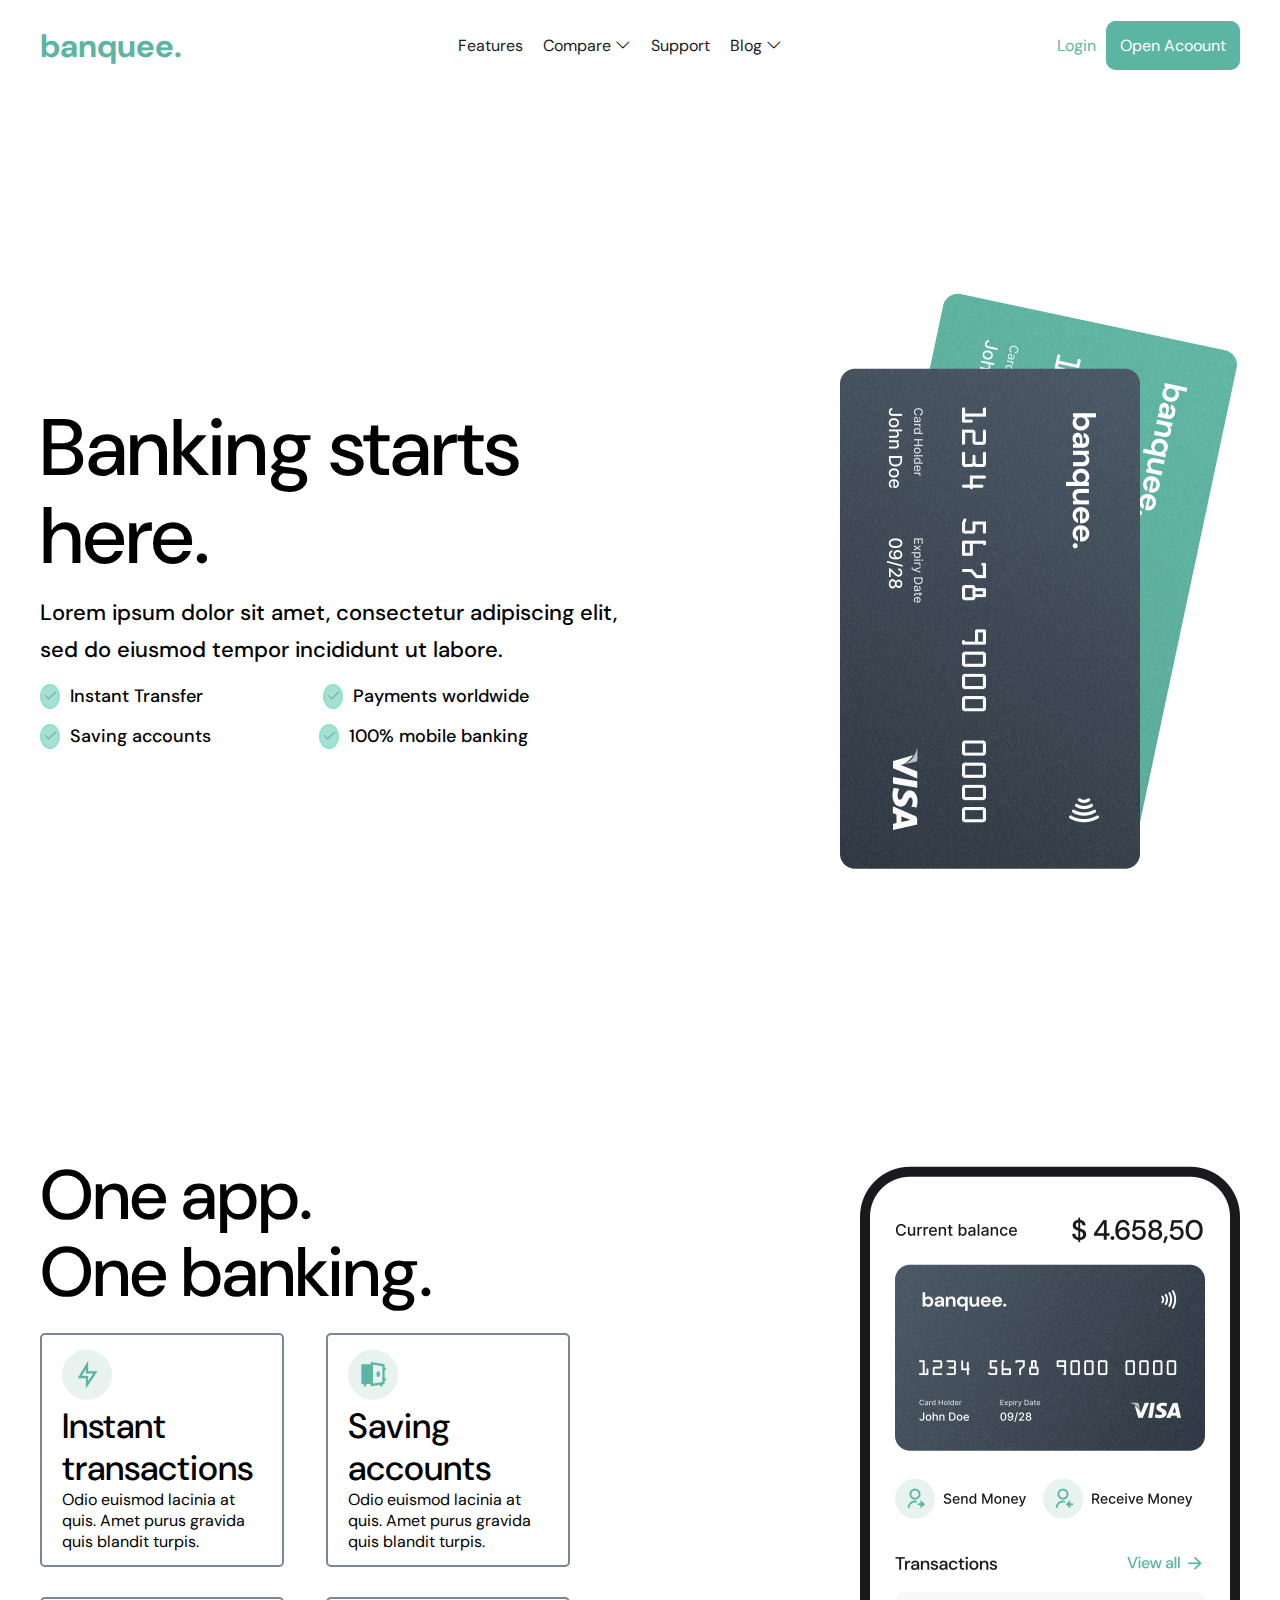
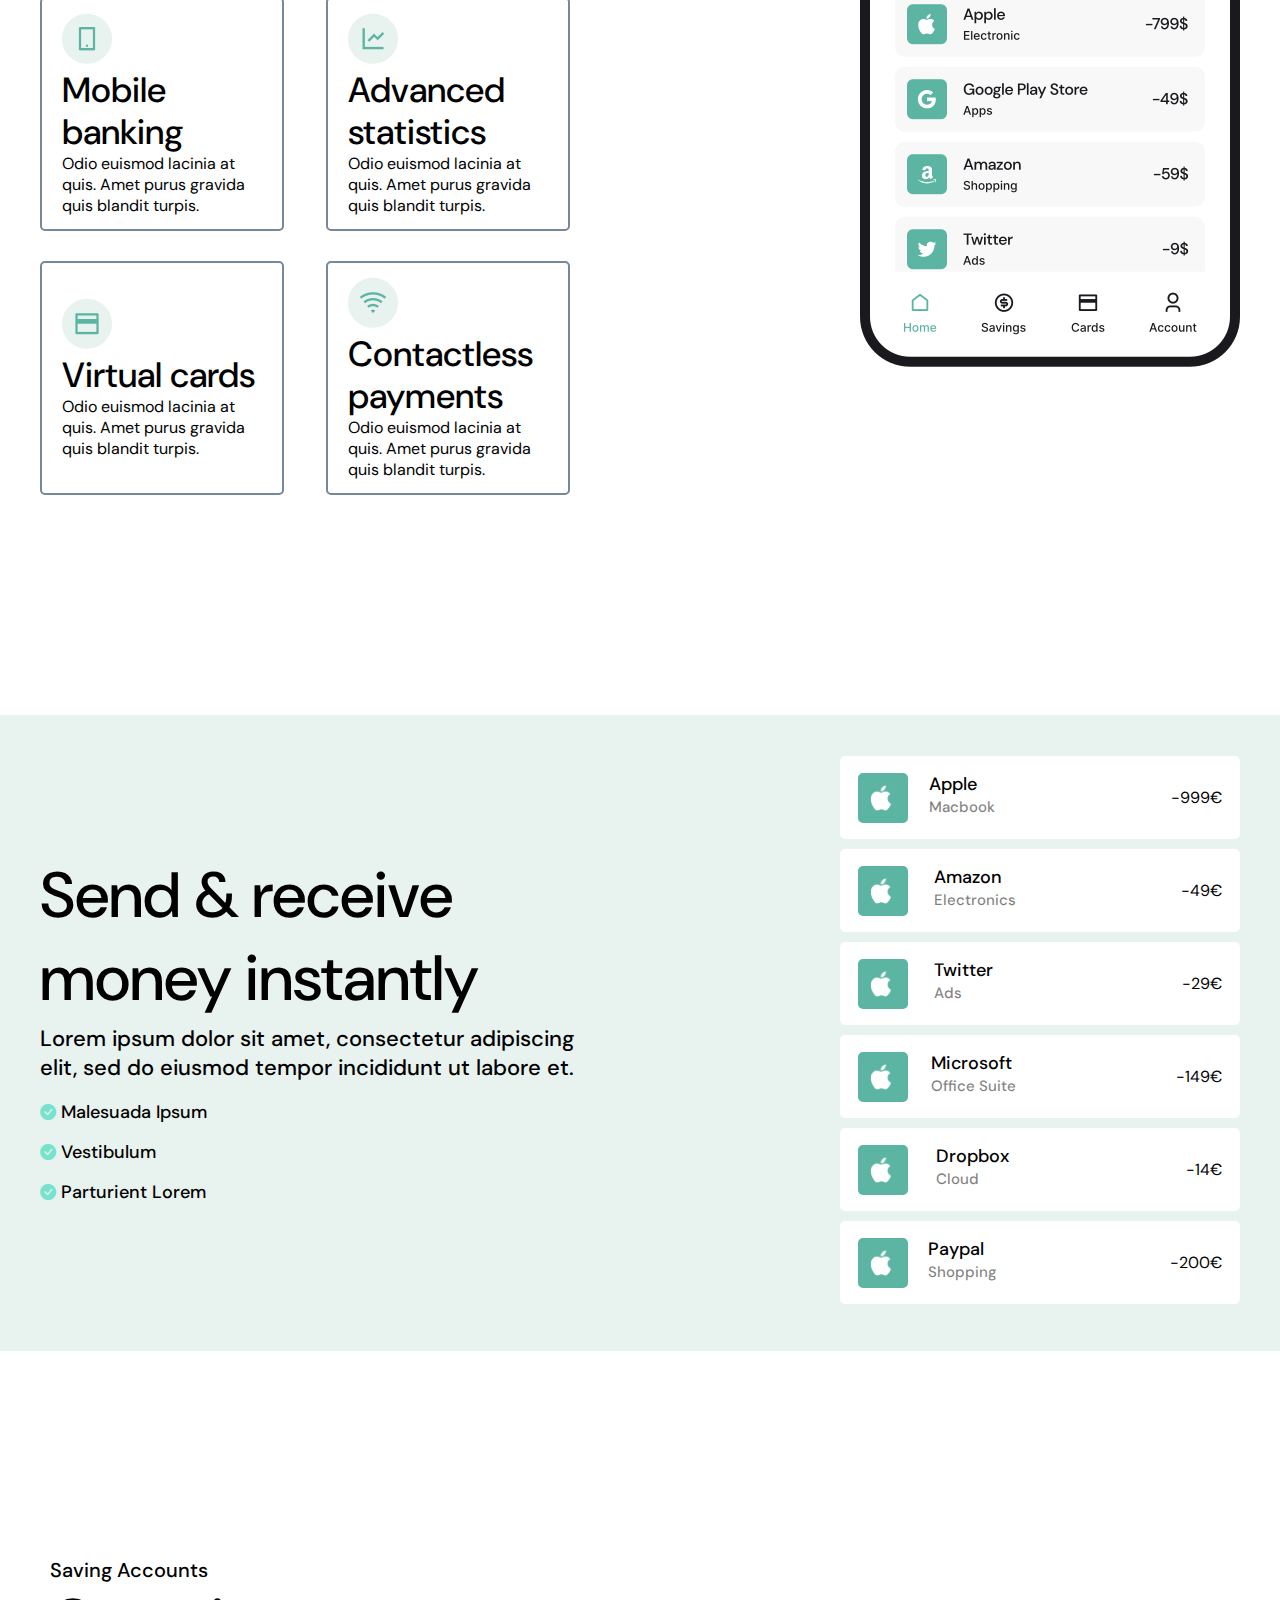
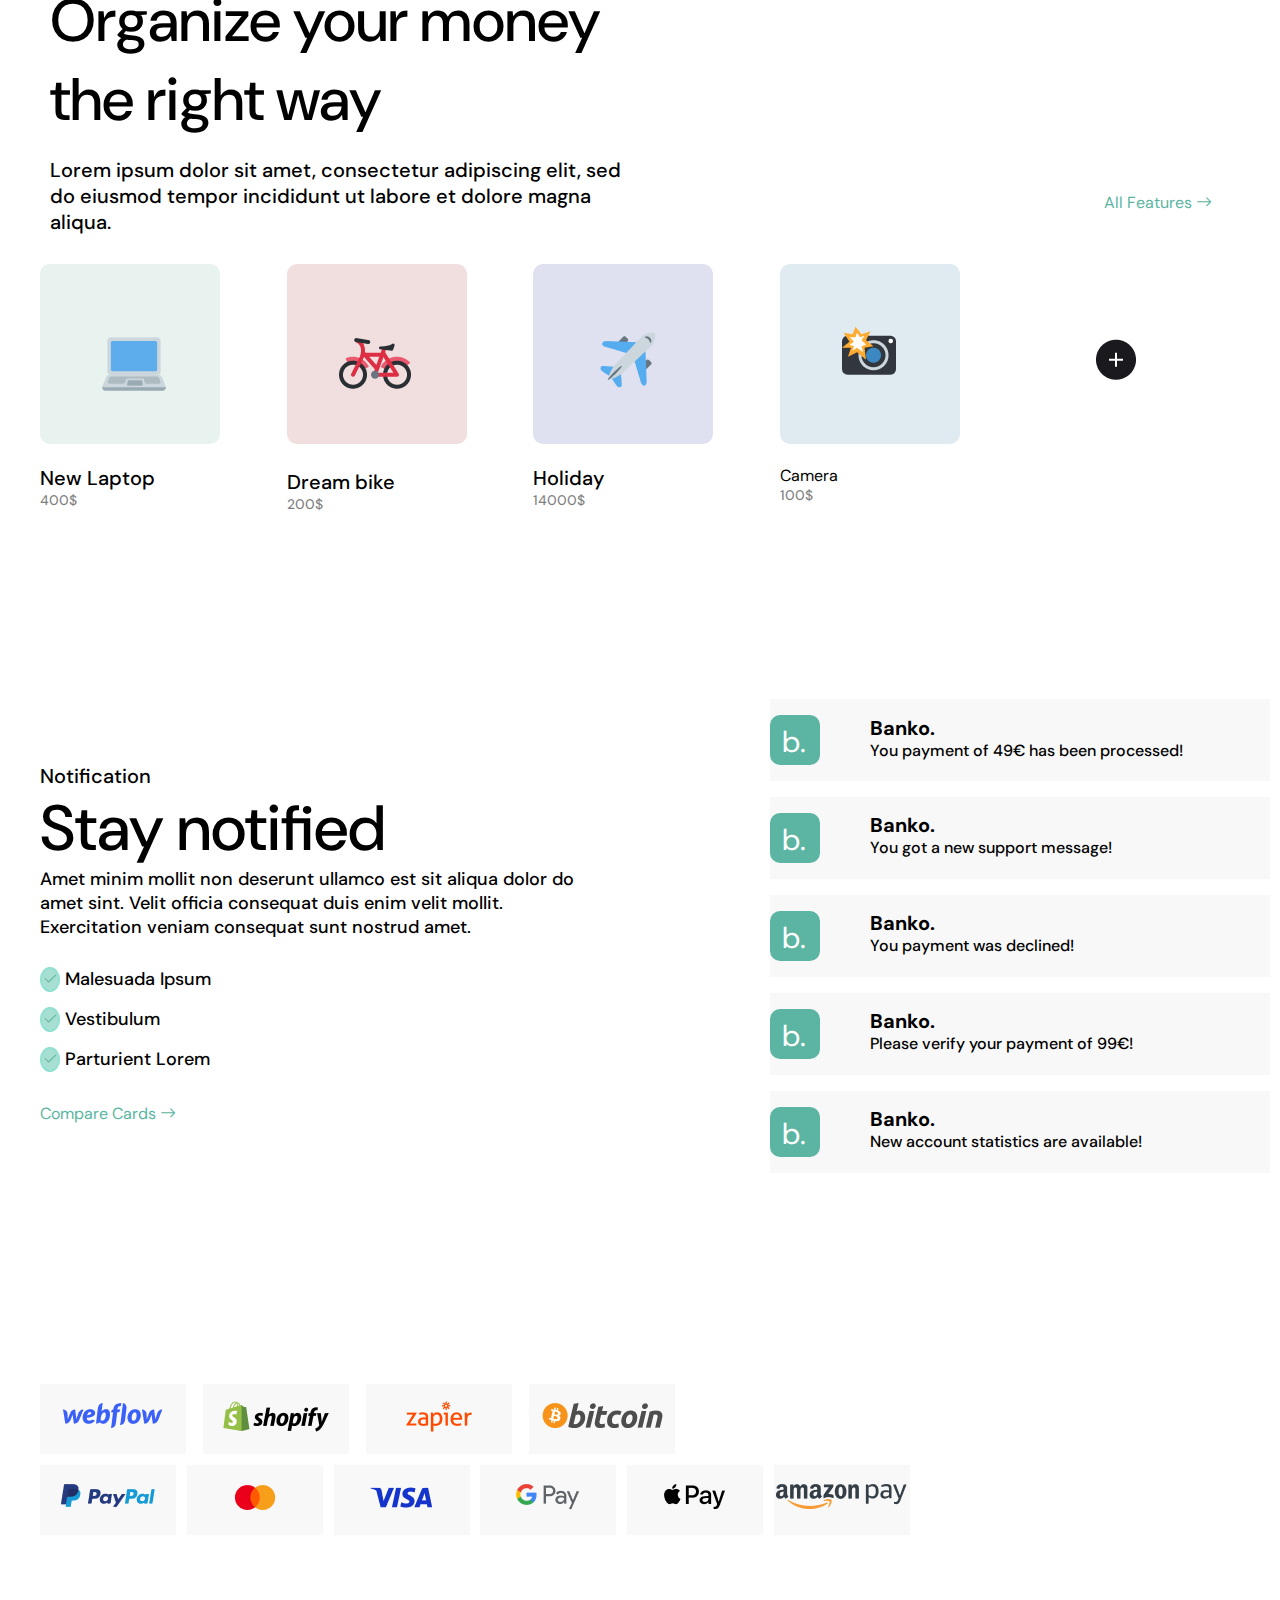
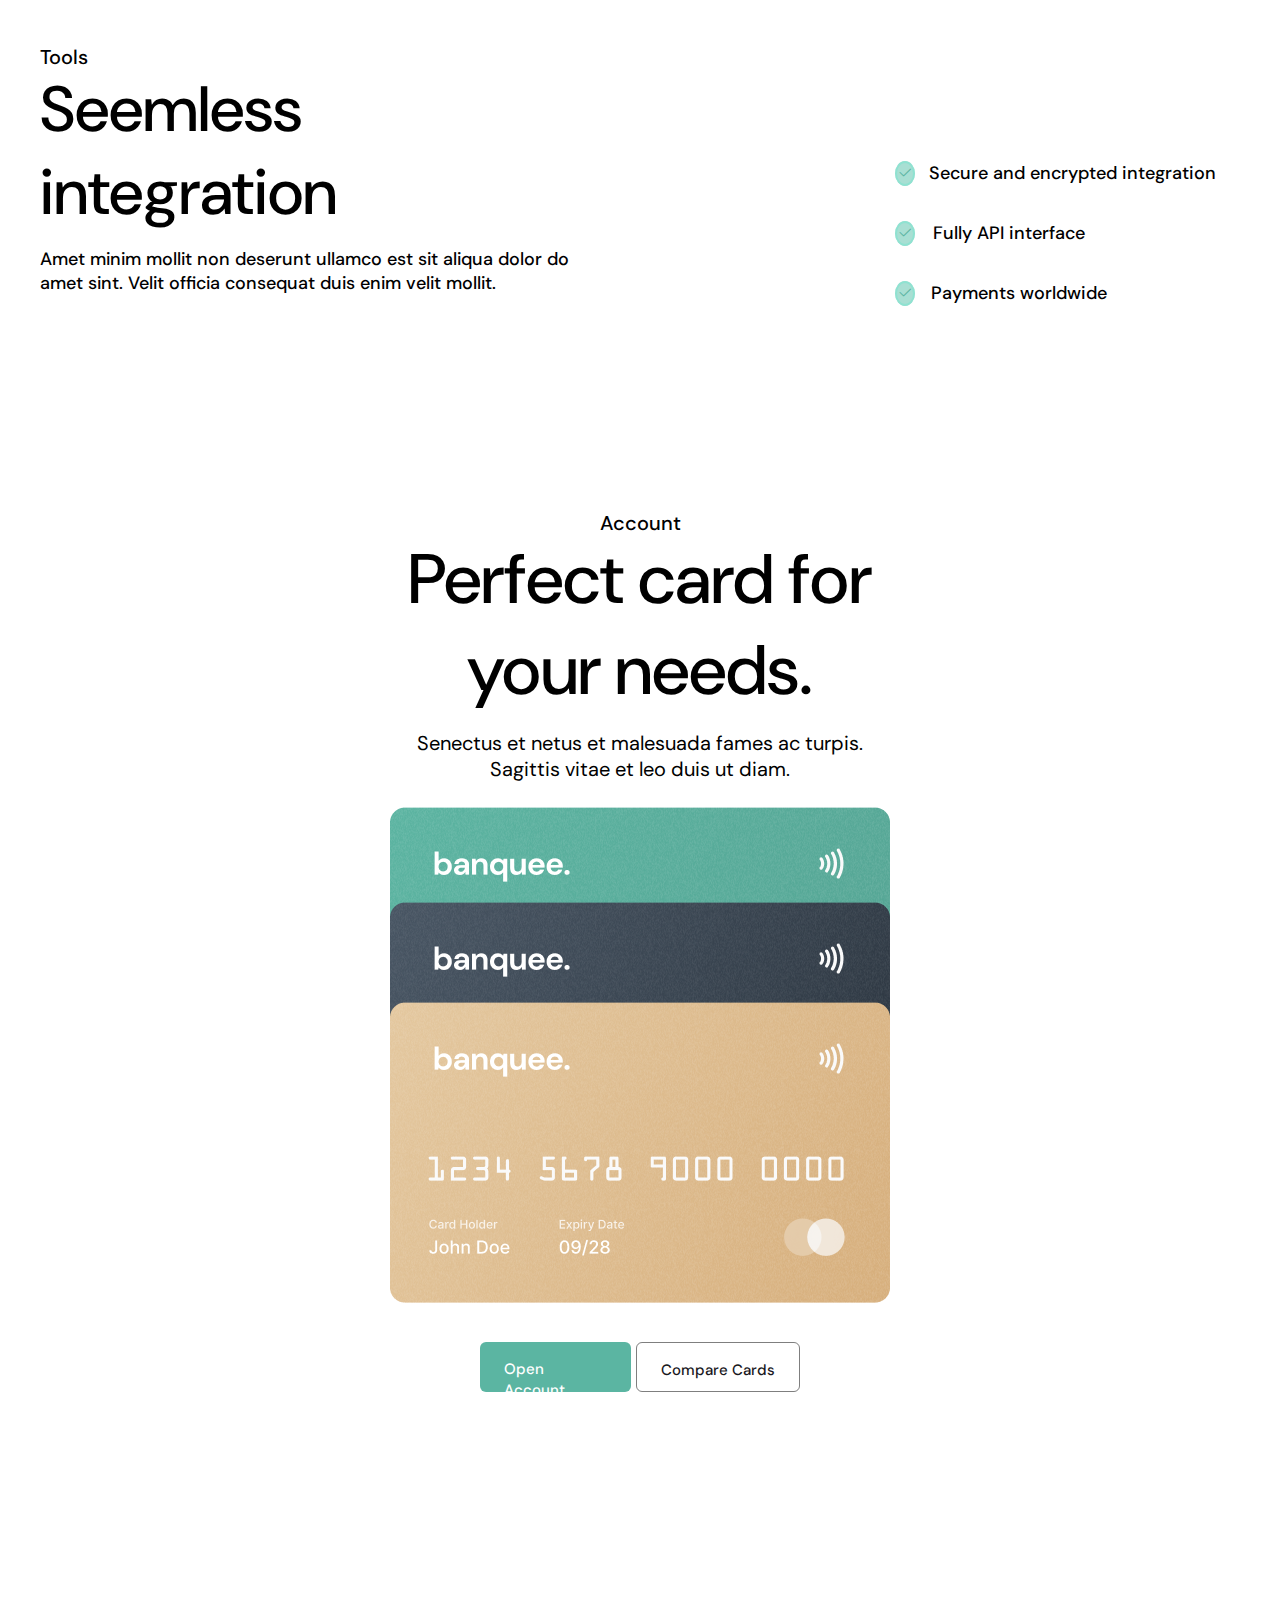
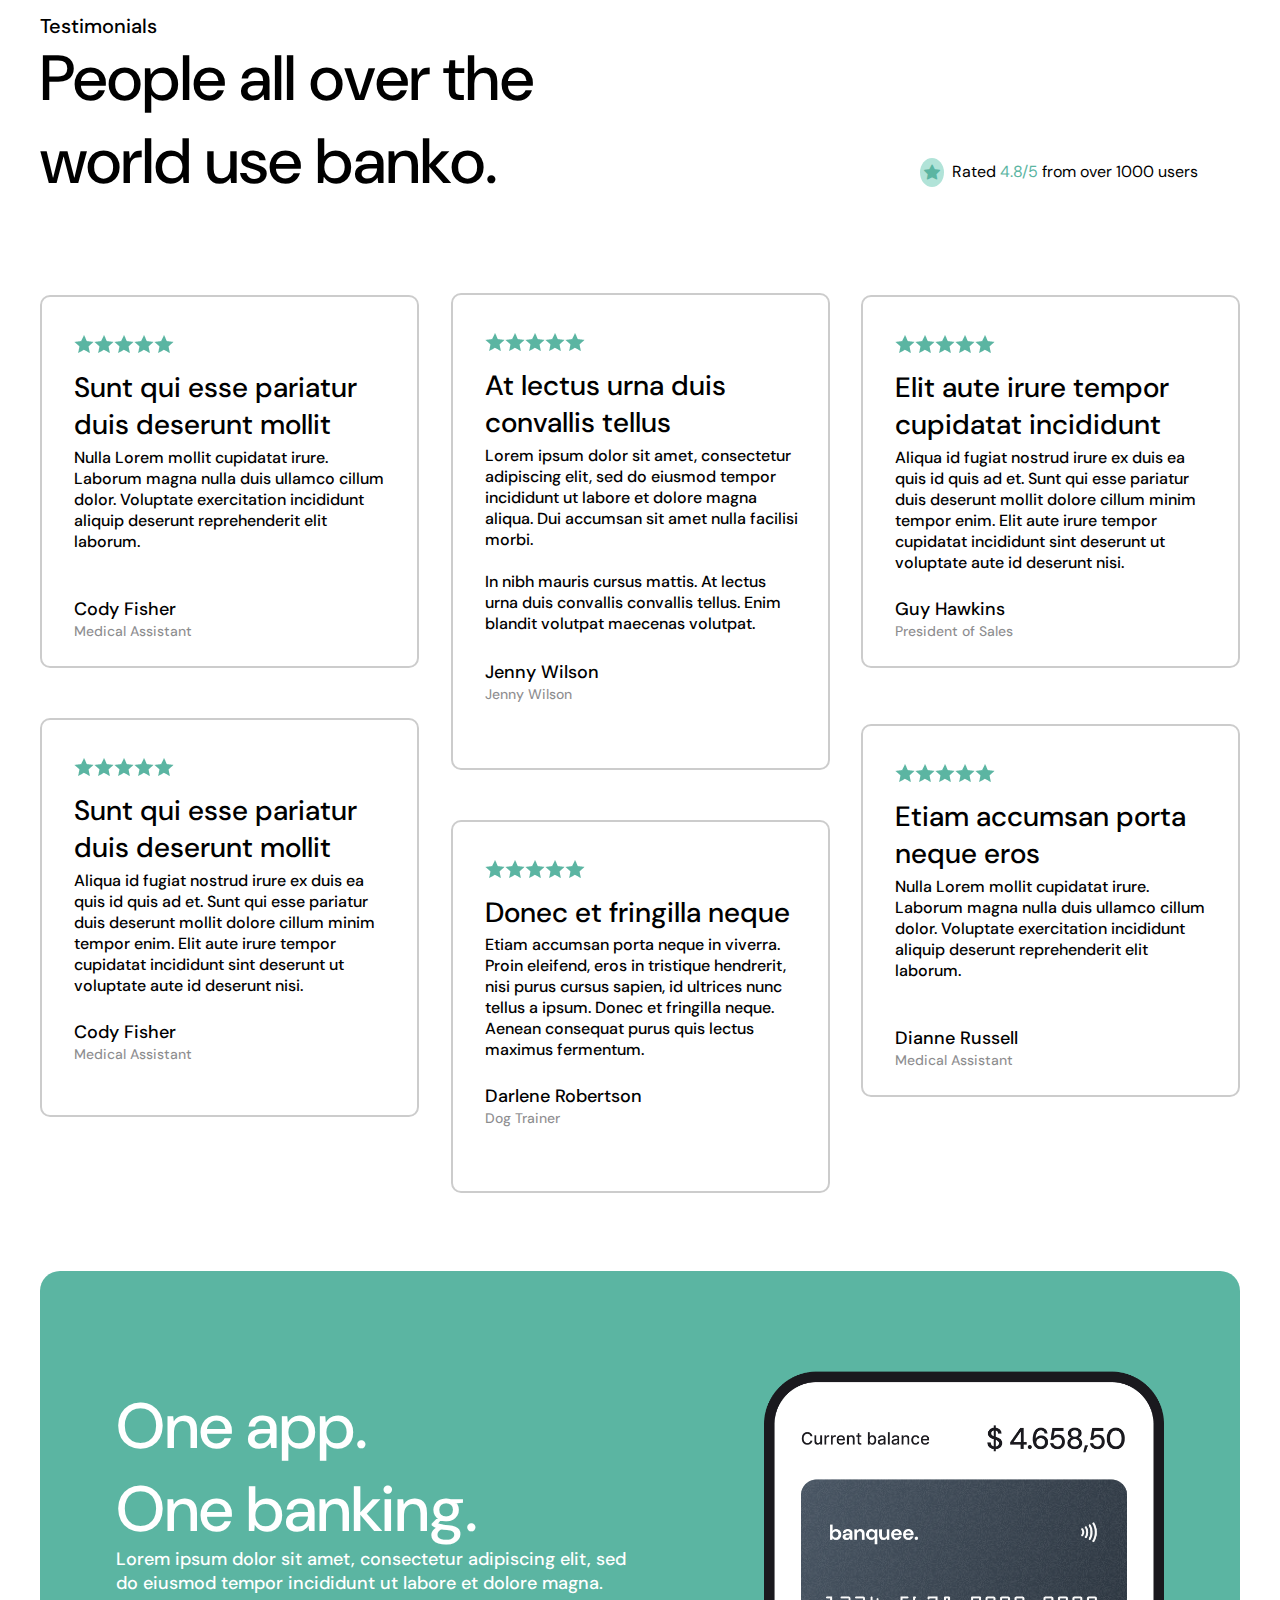
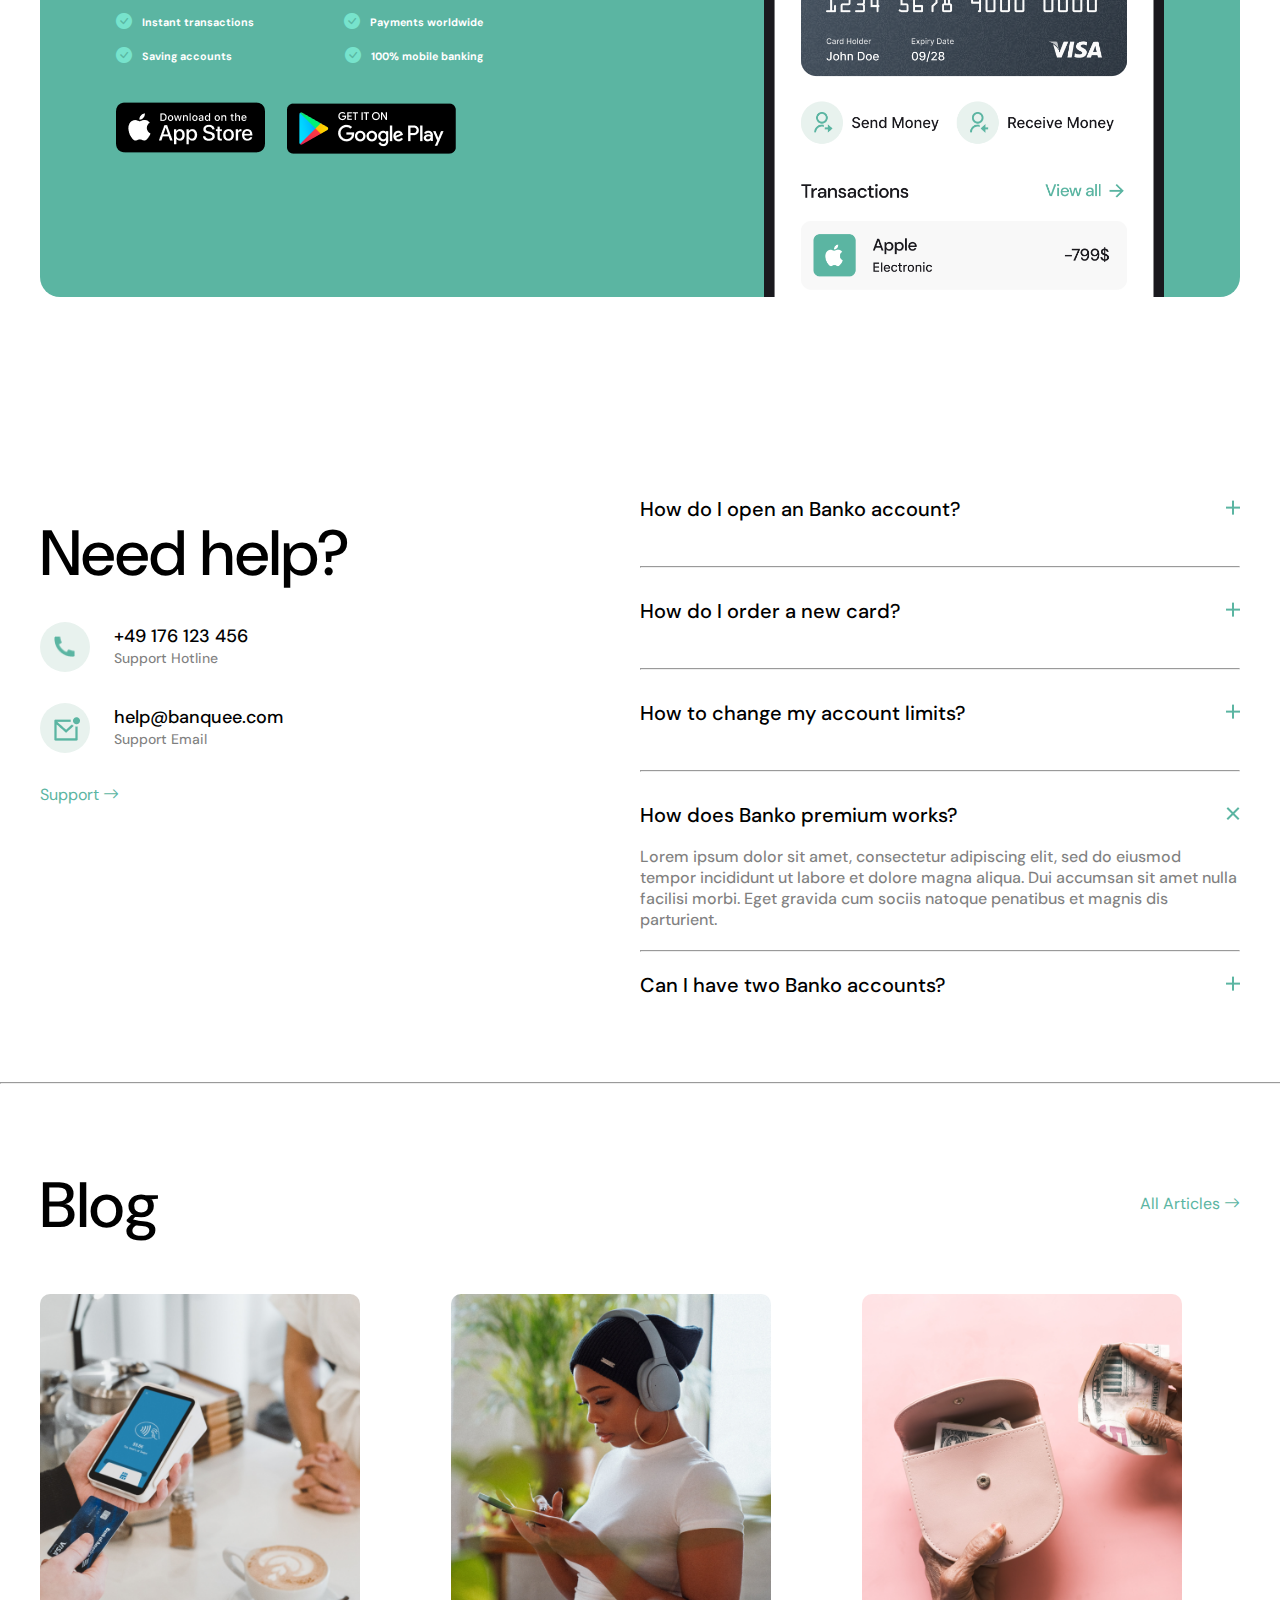
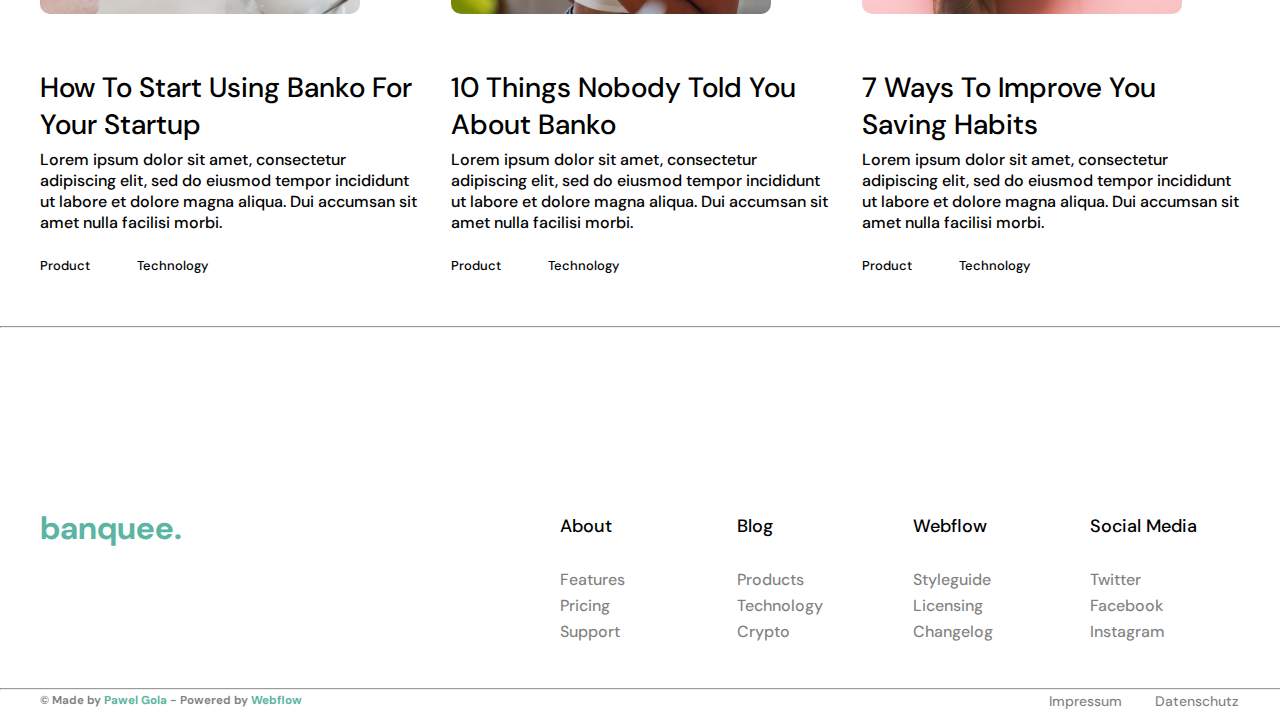
<file: index.html>
<!DOCTYPE html>
<html lang="en">
<head>
    <meta charset="UTF-8">
    <meta http-equiv="X-UA-Compatible" content="IE=edge z">
    <meta name="viewport" content="width=device-width, initial-scale=1.0">
    <link rel="preconnect" href="https://fonts.googleapis.com">
    <link rel="preconnect" href="https://fonts.gstatic.com" crossorigin>
    <link href="https://fonts.googleapis.com/css2?family=DM+Sans:wght@400;500;700&family=Montserrat&family=Open+Sans:wght@400;500;600;700&display=swap" rel="stylesheet">
    <link rel="stylesheet" href="https://cdn.jsdelivr.net/npm/bootstrap-icons@1.9.1/font/bootstrap-icons.css">
    <title>Banquee</title>
    <link rel="icon" type="image/x-icon" href="banquee-icon.ico">
    <link rel="stylesheet" href="banquee.css">
    <link rel="stylesheet" href="navigation.css">
</head>
<body>
    <main class="container">
        <main class="main-1">
            <div class="contain-1">
                <nav class="navigation">
                    <div class="nav">
                        <div><a href="index.html" class="logo">banquee.</a></div>
                    </div>
                    <div class="nav-1">
                        <div class="nav-items">                            
                            <div>
                                <a href="features.html" class="nav-link link-1">Features</a>
                            </div>
                            <div>
                                <a href="compare.html" class="nav-link link-2">Compare</a>
                                <i class="bi bi-chevron-down"></i>
                            </div>
                            <div>
                                <a href="support.html" class="nav-link link-3">Support</a>
                            </div>
                            <div>
                                <a href="blog.html" class="nav-link link-4">Blog</a>
                                <i class="bi bi-chevron-down"></i>
                            </div>
                        </div>
                    </div>
                    <div class="nav-2">
                        <div class="nav-items-2">
                            <div>
                                <a href="" class="nav-link-2 link-5">Login</a>
                            </div>
                            <div>
                                <a href="" class="nav-link-2 link-6">Open Acoount</a>
                            </div>
                        </div>
                    </div>
                </nav>
            </div>
        </main>
        <main class="main-2">
                <div class="banking">
                    <div>
                        <div>
                            <h1 class="bank-title">Banking starts here.</h1>
                            <p class="bank-text">Lorem ipsum dolor sit amet, consectetur adipiscing elit, sed do eiusmod tempor incididunt ut labore.</p>
                        </div>
                        <div class="bank-flex">
                            <div class="bank-flex-ft">
                                    <div class="check-ft-1"><i class="bi bi-check2"></i></div>
                                    <div class="ft-text-2"><h6 class="bank-title-I">Instant Transfer</h6></div>
                            </div>
                            <div class="bank-flex-ft">
                                    <div class="check-ft-1"><i class="bi bi-check2"></i></div>
                                   <div class="ft-text-2"><h6 class="bank-title-II">Payments worldwide</h6></div>
                            </div>
                            <div class="bank-flex-ft">
                                    <div class="check-ft-1"><i class="bi bi-check2"></i></div>
                                    <div class="ft-text-2"><h6 class="bank-title-III">Saving accounts</h6></div>
                            </div>
                            <div class="bank-flex-ft">
                                    <div class="check-ft-3"><i class="bi bi-check2"></i></div>
                                    <div class="ft-4"><h6 class="bank-title-IV">100% mobile banking</h6></div>
                            </div>
                        </div>
                    </div>
                    <div>
                        <div class="card-img">
                            <img src="cards/dual-cards.png" alt="">
                        </div>
                    </div>
                </div>
        </main>
        <main class="main-3">
                <div class="banking-app">
                    <div>
                        <div class="banking-app-title-2">One app. <br> One banking.</div>
                        <div class="flex-feature">
                            <div class="flex-items-2">
                                <div class="flex-item">
                                    <div class="ft-logo"><img src="badge/badge-1.png" alt=""></div>
                                    <div class="text">
                                        <div class="feature-title-3">Instant transactions</div>
                                        <div class="description">Odio euismod lacinia at quis. Amet purus gravida quis blandit turpis.</div>
                                    </div>
                                </div>
                            </div>
                            <div class="flex-items-2">
                                <div class="flex-item">
                                    <div class="ft-logo"><img src="badge/badge-2.png" alt=""></div>
                                    <div class="text">
                                        <div class="feature-title-3">Saving accounts</div>
                                        <div class="description">Odio euismod lacinia at quis. Amet purus gravida quis blandit turpis.</div>
                                    </div>
                                </div>
                            </div>
                            <div class="flex-items-2">
                                <div class="flex-item">
                                    <div class="ft-logo"><img src="badge/badge-3.png" alt=""></div>
                                    <div class="text">
                                        <div class="feature-title-3">Mobile banking</div>
                                        <div class="description">Odio euismod lacinia at quis. Amet purus gravida quis blandit turpis.</div>
                                    </div>
                                </div>
                            </div>
                            <div class="flex-items-2">
                                <div class="flex-item">
                                    <div class="ft-logo"><img src="badge/badge-4.png" alt=""></div>
                                    <div class="text">
                                        <div class="feature-title-3">Advanced statistics</div>
                                        <div class="description">Odio euismod lacinia at quis. Amet purus gravida quis blandit turpis.</div>
                                    </div>
                                </div>
                            </div>
                            <div class="flex-items-2">
                                <div class="flex-item">
                                    <div class="ft-logo"><img src="badge/badge-5.png" alt=""></div>
                                    <div class="text">
                                        <div class="feature-title-3">Virtual cards</div>
                                        <div class="description">Odio euismod lacinia at quis. Amet purus gravida quis blandit turpis.</div>
                                    </div>
                                </div>
                            </div>
                            <div class="flex-items-2">
                                <div class="flex-item">
                                    <div class="ft-logo"><img src="badge/badge-6.png" alt=""></div>
                                    <div class="text">
                                        <div class="feature-title-3">Contactless payments</div>
                                        <div class="description">Odio euismod lacinia at quis. Amet purus gravida quis blandit turpis.</div>
                                    </div>
                                </div>
                            </div>
                        </div>
                    </div>
                    <div class="app-item-5">
                       <div>
                            <img src="app/app.png" alt="" class="mobile-img">
                        </div>
                    </div>
                </div>
        </main>
        <main class="main-4">
            <div class="sub-contain">
                <div class="money-trans">
                    <div>
                        <div class="flex-transaction">
                            <div>
                                <div>
                                    <h1 class="money-h1-1">Send & receive money instantly</h1>
                                    <p class="money-text-2">Lorem ipsum dolor sit amet, consectetur adipiscing elit, sed do eiusmod tempor incididunt ut labore et.</p>
                                </div>
                            </div>
                            <div class="transact-flex">
                                <div class="check-ft-5"><i class="bi bi-check-circle-fill fa-2x"></i></div>
                                <div><h6 class="transact-title-I">Malesuada Ipsum</h6></div>
                            </div>
                            <div class="transact-flex">
                                <div class="check-ft-5"><i class="bi bi-check-circle-fill fa-2x"></i></div>
                               <div><h6 class="transact-title-II">Vestibulum</h6></div>
                            </div>
                            <div class="transact-flex">
                                <div class="check-ft-5"><i class="bi bi-check-circle-fill fa-2x"></i></div>
                                <div><h6 class="transact-title-III">Parturient Lorem</h6></div>
                           </div>
                        </div>
                    </div>
                   <div class="apple-container">
                       <div>
                           <div class="apple-contain">
                               <div class="applelogo">
                                  <img src="badge/apple-badge.png" alt="" class="apple">
                               </div>
                               <div class="apple-title">
                                   <h1 class="apple-h1">Apple</h1>
                                   <p class="apple-text">Macbook</p>
                               </div>
                               <div class="currency">-999€</div>
                           </div>
                           <div class="apple-contain">
                               <div class="applelogo">
                                  <img src="badge/apple-badge.png" alt="" class="apple">
                               </div>
                               <div class="apple-title">
                                   <h1 class="apple-h1">Amazon</h1>
                                   <p class="apple-text">Electronics</p>
                               </div>
                               <div class="currency">-49€</div>
                           </div>
                           <div class="apple-contain">
                               <div class="applelogo">
                                  <img src="badge/apple-badge.png" alt="" class="apple">
                               </div>
                               <div class="apple-title">
                                   <h1 class="apple-h1">Twitter</h1>
                                   <p class="apple-text">Ads</p>
                               </div>
                               <div class="currency">-29€</div>
                           </div>
                           <div class="apple-contain">
                               <div class="applelogo">
                                  <img src="badge/apple-badge.png" alt="" class="apple">
                               </div>
                               <div class="apple-title">
                                   <h1 class="apple-h1">Microsoft</h1>
                                   <p class="apple-text">Office Suite</p>
                               </div>
                               <div class="currency">-149€</div>
                           </div>
                           <div class="apple-contain">
                               <div class="applelogo">
                                  <img src="badge/apple-badge.png" alt="" class="apple">
                               </div>
                               <div class="apple-title">
                                   <h1 class="apple-h1">Dropbox</h1>
                                   <p class="apple-text">Cloud</p>
                               </div>
                               <div class="currency">-14€</div>
                           </div>
                           <div class="apple-contain">
                               <div class="applelogo">
                                  <img src="badge/apple-badge.png" alt="" class="apple">
                               </div>
                               <div class="apple-title">
                                   <h1 class="apple-h1">Paypal</h1>
                                   <p class="apple-text">Shopping</p>
                               </div>
                               <div class="currency">-200€</div>
                           </div>
                       </div>
                   </div>
                </div>
            </div>
        </main>
        <main class="main-5">
            <div class="saving-ac">
                <div class="saving">
                    <div class="ac">
                        <h4 class="saving-title-1">Saving Accounts</h4>
                        <h2 class="saving-title-2">Organize your money the right way</h2><br>
                        <p class="saving-text">Lorem ipsum dolor sit amet, consectetur adipiscing elit, sed do eiusmod tempor incididunt ut labore et dolore magna aliqua.</p>
                    </div>
                    <div class="ft-button">
                        <a href="" class="ft-link">All Features</a>
                        <i class="bi bi-arrow-right"></i>
                    </div>
                </div>
            </div>
            <div class="saving-features">
                <div class="features-items">
                    <div class="feature-item">
                        <div class="features-logo-1">
                            <img src="icon/laptop.png" alt="" class="feature-logo-1">
                        </div><br>
                        <div class="title-8">
                            <div class="feature-text">New Laptop</div>
                            <div class="features-descp">400$</div>
                        </div>
                    </div>
                </div>
                <div class="features-items">
                    <div class="feature-item">
                        <div class="features-logo-2">
                            <img src="icon/bicycle.png" alt="" class="feature-logo-2">
                        </div>
                        <div class="title-8">
                            <div class="feature-text">Dream bike</div>
                            <div class="features-descp">200$</div>
                        </div>
                    </div>
                </div>
                <div class="features-items">
                    <div class="feature-item">
                        <div class="features-logo-3">
                            <img src="icon/airplane.png" alt="" class="feature-logo-3">
                        </div><br>
                        <div class="title-8">
                            <div class="feature-text">Holiday</div>
                            <div class="features-descp">14000$</div>
                        </div>
                    </div>
                </div>
                <div class="features-items">
                    <div class="feature-item">
                        <div class="features-logo-4">
                            <img src="icon/camera.png" alt="" class="feature-logo-4">
                        </div><br>
                        <div class="title-8">
                            <div class="text-5">Camera</div>
                            <div class="features-descp">100$</div>
                        </div>
                    </div>
                </div>   
                <div class="features-items">
                    <div class="feature-item">
                            <div class="features-logo-5">
                                <img src="icon/Frame 8.png" alt="" class="feature-logo-5">
                            </div>
                    </div>
                </div>
            </main>
            <main class="main-6">
             <div class="notify">
                <div>
                    <div class="flex-notify">
                        <div>
                            <div>
                                <h5 class="notify-h5">Notification</h5>
                                <h1 class="notify-h1">Stay notified</h1>
                                <p class="notify-text">Amet minim mollit non deserunt ullamco est sit aliqua dolor do amet sint. Velit officia consequat duis enim velit mollit. Exercitation veniam consequat sunt nostrud amet.</p>
                            </div>
                        </div>               
                        <div class="transact-flex">
                            <div class="check-ft-5"><i class="bi bi-check2"></i></div>
                            <div><h6 class="transact-title-I">Malesuada Ipsum</h6></div>
                        </div>
                        <div class="transact-flex">
                            <div class="check-ft-5"><i class="bi bi-check2"></i></div>
                           <div><h6 class="transact-title-II">Vestibulum</h6></div>
                        </div>
                        <div class="transact-flex">
                            <div class="check-ft-5"><i class="bi bi-check2"></i></div>
                            <div><h6 class="transact-title-III">Parturient Lorem</h6></div>
                       </div>
                       <div class="compare">
                        <a href="" class="compare-bttn">Compare Cards</a>
                        <i class="bi bi-arrow-right"></i>
                       </div>
                    </div>                   
                </div>
                <div class="b-container">
                    <div>
                        <div class="b-contain">
                            <div class="b-logo">
                                <div class="b-logo-1">b.</div>
                            </div>
                            <div class="b-title">
                                <h1 class="banko-h1">Banko.</h1>
                                <p class="banko-p">You payment of 49€ has been processed!</p>
                            </div>
                        </div>
                        <div class="b-contain">
                            <div class="b-logo">
                                <div class="b-logo-1">b.</div>
                            </div>
                            <div class="b-title">
                                <h1 class="banko-h1">Banko.</h1>
                                <p class="banko-p">You got a new support message!</p>
                            </div>
                        </div>
                        <div class="b-contain">
                            <div class="b-logo">
                                <div class="b-logo-1">b.</div>
                            </div>
                            <div class="b-title">
                                <h1 class="banko-h1">Banko.</h1>
                                <p class="banko-p">You payment was declined!</p>
                            </div>
                        </div>
                        <div class="b-contain">
                            <div class="b-logo">
                                <div class="b-logo-1">b.</div>
                            </div>
                            <div class="b-title">
                                <h1 class="banko-h1">Banko.</h1>
                                <p class="banko-p">Please verify your payment of 99€!</p>
                            </div>
                        </div>
                        <div class="b-contain">
                            <div class="b-logo">
                                <div class="b-logo-1">b.</div>
                            </div>
                            <div class="b-title">
                                <h1 class="banko-h1">Banko.</h1>
                                <p class="banko-p">New account statistics are available!</p>
                            </div>
                        </div>
                    </div>
                </div>
            </div>    
            </main>
            <main class="main-7">
                <div>
                    <div class="shop-img">
                        <div class="pay">
                            <div class="payment">
                                <div class="pay-logo"><img src="payment/logo.png" alt=""></div>
                            </div>
                            <div class="payment">
                                <div class="pay-logo"><img src="payment/logo-1.png" alt=""></div>
                            </div>
                            <div class="payment">
                                <div class="pay-logo"><img src="payment/logo-2.png" alt=""></div>
                            </div>
                            <div class="payment">
                                <div class="pay-logo"><img src="payment/logo-3.png" alt=""></div>
                            </div>
                        </div><br>
                        <div class="pay-2">
                            <div class="payment-2">
                                <div class="pay-logo-2"><img src="payment/logo-4.png" alt=""></div>
                            </div>
                            <div class="payment-2">
                                <div class="pay-logo-2"><img src="payment/logo-5.png" alt=""></div>
                            </div>
                            <div class="payment-2">
                                <div class="pay-logo-2"><img src="payment/logo-6.png" alt=""></div>
                            </div>
                            <div class="payment-2">
                                <div class="pay-logo-2"><img src="payment/logo-7.png" alt=""></div>
                            </div>
                            <div class="payment-2">
                                <div class="pay-logo-2"><img src="payment/logo-8.png" alt=""></div>
                            </div>
                            <div class="payment-2">
                                <div class="pay-logo-2"><img src="payment/logo-9.png" alt=""></div>
                            </div>
                        </div>
                    </div>
                    <div class="tools">
                        <div>
                            <div class="tool">
                                <h5 class="tools-h5">Tools</h5>
                                <h1 class="tools-h1">Seemless integration</h1>
                                <p class="tools-descp">Amet minim mollit non deserunt ullamco est sit aliqua dolor do amet sint. Velit officia consequat duis enim velit mollit.</p>
                            </div>
                        </div>
                        <div class="tools-check">
                            <div class="tools-ft-1">
                                <div class="check-ft-5"><i class="bi bi-check2"></i></div>
                                <div><h6 class="tool-title-1">Secure and encrypted integration</h6></div>
                            </div>
                            <div class="tools-ft-2">
                                <div class="check-ft-5"><i class="bi bi-check2"></i></div>
                               <div><h6 class="tool-title-2">Fully API interface</h6></div>
                            </div>
                            <div class="tools-ft-3">
                                <div class="check-ft-5"><i class="bi bi-check2"></i></div>
                                <div><h6 class="tool-title-3">Payments worldwide</h6></div>
                           </div>
                        </div>
                    </div>
                </div>
            </main>
            <main class="main-8">
                <div class="account">
                    <div class="acc">
                        <h5 class="acc-h5">Account</h5>
                        <h1 class="acc-h1">Perfect card for your needs.</h1>
                        <p class="acc-decp">Senectus et netus et malesuada fames ac turpis. Sagittis vitae et leo duis ut diam.</p>
                    </div>
                    <div class="cards-img">
                        <div class="card-1"><img src="cards/green-card.png" alt=""></div>
                        <div class="card-2"><img src="cards/black-card.png" alt=""></div>
                        <div class="card-3"><img src="cards/orange-card.png" alt=""></div>
                    </div>
                    <div class="payment-link">
                        <div class="pay-bttn-1"><a href="" class="pay-link-1">Open Account</a></div>
                        <div class="pay-bttn-2"><a href="" class="pay-link-2">Compare Cards</a></div>
                    </div><br>
                </div>
            </main>
            <main class="main-9">
                <div>
                    <div class="rating">
                        <div class="rating-title">
                            <h5 class="rating-h5">Testimonials</h5>
                            <h1 class="rating-h1">People all over the world use banko.</h1>
                        </div>
                        <div class="rated">
                            <i class="bi bi-star-fill"></i>
                            <p class="user">Rated <span class="rate">4.8/5</span> from over 1000 users</p>
                        </div>
                    </div>
                    <div class="customer">
                        <div class="flex-rate-1">
                            <div class="star">
                                <img src="icon-img/star.png" alt=""><img src="icon-img/star.png" alt=""><img src="icon-img/star.png" alt=""><img src="icon-img/star.png" alt=""><img src="icon-img/star.png" alt="">
                            </div>
                            <div>
                                <h2 class="rate-h2">Sunt qui esse pariatur duis deserunt mollit</h2>
                                <p class="rate-p1">Nulla Lorem mollit cupidatat irure. Laborum magna nulla duis ullamco cillum dolor. Voluptate exercitation incididunt aliquip deserunt reprehenderit elit laborum. </p>
                            </div>              
                            <div class="name">
                                <h3 class="name-1">Cody Fisher</h3>
                                <h5 class="name-h5">Medical Assistant</h5>
                            </div>            
                        </div>
                        <div class="flex-rate-2">
                            <div class="star">
                                <img src="icon-img/star.png" alt=""><img src="icon-img/star.png" alt=""><img src="icon-img/star.png" alt=""><img src="icon-img/star.png" alt=""><img src="icon-img/star.png" alt="">
                            </div>
                            <div>
                                <h2 class="rate-h2">At lectus urna duis convallis tellus</h2>
                                <p class="rate-p1">Lorem ipsum dolor sit amet, consectetur adipiscing elit, sed do eiusmod tempor incididunt ut labore et dolore magna aliqua. Dui accumsan sit amet nulla facilisi morbi. <br><br>
                                In nibh mauris cursus mattis. At lectus urna duis convallis convallis tellus. Enim blandit volutpat maecenas volutpat.</p>
                            </div>
                            <div class="name-2">
                                <h3 class="name-1">Jenny Wilson</h3>
                                <h5 class="name-h5">Jenny Wilson</h5>
                            </div>
                        </div>
                        <div class="flex-rate-3">
                            <div class="star">
                                <img src="icon-img/star.png" alt=""><img src="icon-img/star.png" alt=""><img src="icon-img/star.png" alt=""><img src="icon-img/star.png" alt=""><img src="icon-img/star.png" alt="">
                            </div>
                            <div>
                                <h2 class="rate-h2">Elit aute irure tempor cupidatat incididunt</h2>
                                <p class="rate-p1">Aliqua id fugiat nostrud irure ex duis ea quis id quis ad et. Sunt qui esse pariatur duis deserunt mollit dolore cillum minim tempor enim. Elit aute irure tempor cupidatat incididunt sint deserunt ut voluptate aute id deserunt nisi.</p>
                            </div>
                            <div class="name">
                                <h3 class="name-1">Guy Hawkins</h3>
                                <h5 class="name-h5">President of Sales</h5>
                            </div>
                        </div>
                        <div class="flex-rate-4">
                            <div class="star">
                                <img src="icon-img/star.png" alt=""><img src="icon-img/star.png" alt=""><img src="icon-img/star.png" alt=""><img src="icon-img/star.png" alt=""><img src="icon-img/star.png" alt="">
                            </div>
                            <div>
                                <h2 class="rate-h2">Sunt qui esse pariatur duis deserunt mollit </h2>
                                <p class="rate-p1">Aliqua id fugiat nostrud irure ex duis ea quis id quis ad et. Sunt qui esse pariatur duis deserunt mollit dolore cillum minim tempor enim. Elit aute irure tempor cupidatat incididunt sint deserunt ut voluptate aute id deserunt nisi.</p>
                            </div>
                            <div class="name">
                                <h3 class="name-1">Cody Fisher</h3>
                                <h5 class="name-h5">Medical Assistant</h5>
                            </div>
                        </div>
                        <div class="flex-rate-5">
                            <div class="star">
                                <img src="icon-img/star.png" alt=""><img src="icon-img/star.png" alt=""><img src="icon-img/star.png" alt=""><img src="icon-img/star.png" alt=""><img src="icon-img/star.png" alt="">
                            </div>
                            <div>
                                <h2 class="rate-h2-2">Donec et fringilla neque</h2>
                                <p class="rate-p2">Etiam accumsan porta neque in viverra. Proin eleifend, eros in tristique hendrerit, nisi purus cursus sapien, id ultrices nunc tellus a ipsum. Donec et fringilla neque. Aenean consequat purus quis lectus maximus fermentum.</p>
                            </div>
                            <div class="name">
                                <h3 class="name-1">Darlene Robertson</h3>
                                <h5 class="name-h5">Dog Trainer</h5>
                            </div>
                        </div>
                        <div class="flex-rate-6">
                            <div class="star">
                                <img src="icon-img/star.png" alt=""><img src="icon-img/star.png" alt=""><img src="icon-img/star.png" alt=""><img src="icon-img/star.png" alt=""><img src="icon-img/star.png" alt="">
                            </div>
                            <div>
                                <h2 class="rate-h2">Etiam accumsan porta neque eros</h2>
                                <p class="rate-p1">Nulla Lorem mollit cupidatat irure. Laborum magna nulla duis ullamco cillum dolor. Voluptate exercitation incididunt aliquip deserunt reprehenderit elit laborum. </p>
                            </div>
                            <div class="name">
                                <h3 class="name-1">Dianne Russell</h3>
                                <h5 class="name-h5">Medical Assistant</h5>
                            </div>
                        </div>
                    </div>
                </div>
            </main>
            <main class="main-10">
                    <div class="mobile-app">
                        <div>
                            <div class="app-contain">
                                <h1 class="app-title">One app. <br> One banking.</h1>
                                <p class="app-text">Lorem ipsum dolor sit amet, consectetur adipiscing elit, sed do eiusmod tempor incididunt ut labore et dolore magna.</p>
                            </div>
                            <div class="mobile-app-flex">
                                <div class="app-flex">
                                    <div class="app-ft">
                                            <div><i class="bi bi-check-circle-fill"></i></div>
                                            <div><h6>Instant transactions</h6></div>
                                    </div>
                                    <div class="app-ft">
                                            <div><i class="bi bi-check-circle-fill"></i></div>
                                           <div><h6>Payments worldwide</h6></div>
                                    </div>
                                    <div class="app-ft">
                                            <div><i class="bi bi-check-circle-fill"></i></div>
                                            <div><h6>Saving accounts</h6></div>
                                    </div>
                                    <div class="app-ft">
                                            <div><i class="bi bi-check-circle-fill"></i></div>
                                            <div><h6>100% mobile banking</h6></div>
                                    </div>
                                </div>
                            </div>
                            <div class="store">
                                <div class="app-store"><img src="store/Apple Store.png" alt="" class="store-1"></div>
                                <div class="play-store"><img src="store/Google Store.png" alt="" class="play"></div>
                            </div>
                        </div>
                        <div class="mobile-app-img">
                            <div>
                                <img src="app/app2x.png" alt="" class="app-img">
                            </div>
                        </div>
                    </div>
            </main>
            <main class="main-11">
                    <div class="contact-us">
                        <div class="contact">
                            <h1 class="contact-h1">Need help?</h1>
                            <div class="social">
                                <div class="img">
                                    <img src="icon-img/phone.png" alt="" class="phone">
                                </div>
                                <div class="contact-2">
                                    <h3 class="number">+49 176 123 456</h3>
                                    <div class="support">Support Hotline</div>
                                </div>
                            </div>
                            <div class="social">
                                <div class="img">
                                    <img src="icon-img/mail.png" alt="" class="mail">
                                </div>
                                <div class="contact-2">
                                    <h3 class="email">help@banquee.com</h3>
                                    <div class="support">Support Email</div>
                                </div>
                            </div>
                            <div class="support-link">
                                <a href="" class="support-link-2">Support</a>
                                <i class="bi bi-arrow-right"></i>
                            </div>
                        </div>
                        <div class="questions">
                            <div class="flexible-items">
                                <div class="flexible-item">
                                    <h5 class="question-h5">How do I open an Banko account?</h5>
                                    <img src="icon-img/plus.png" alt="">
                                </div>
                            </div><hr class="hr-1">
                            <div class="flexible-items">
                                <div class="flexible-item">
                                    <h5 class="question-h5">How do I order a new card?</h5>
                                    <img src="icon-img/plus.png" alt="">
                                </div>
                            </div><hr class="hr-1">
                            <div class="flexible-items">
                                <div class="flexible-item">
                                    <h5 class="question-h5">How to change my account limits?</h5>
                                    <img src="icon-img/plus.png" alt="">
                                </div>
                            </div><hr class="hr-1">
                            <div class="flexible-items">
                                <div class="flexible-item">
                                    <h5 class="question-h5">How does Banko premium works?</h5>
                                    <img src="icon-img/cross.png" alt="">
                                </div>
                                <div class="para">Lorem ipsum dolor sit amet, consectetur adipiscing elit, sed do eiusmod tempor incididunt ut labore et dolore magna aliqua. Dui accumsan sit amet nulla facilisi morbi. Eget gravida cum sociis natoque penatibus et magnis dis parturient.</div><hr class="hr-1">
                            </div>
                            <div class="flexible-items question-h5-2">
                                <div class="flexible-item">
                                    <h5 class="question-h5 ">Can I have two Banko accounts?</h5>
                                    <img src="icon-img/plus.png" alt="">
                                </div>
                            </div>
                        </div>
                    </div>
            </main><hr>
            <main class="main-12">
                <div class="blog-container">
                    <div class="blog">
                        <h1 class="blog-h1">Blog</h1>
                        <div class="article">
                            <a href="" class="article-link">All Articles</a>
                            <i class="bi bi-arrow-right"></i>
                        </div>
                    </div>
                    <div class="blog-2">
                        <div class="blogs">
                            <div class="blogs-img">
                                <img src="blog-img/blog-1.png" alt="" class="blog-img">
                            </div>
                            <h1 class="blog-2-h1">How To Start Using Banko For Your Startup</h1>
                            <p class="blog-para">Lorem ipsum dolor sit amet, consectetur adipiscing elit, sed do eiusmod tempor incididunt ut labore et dolore magna aliqua. Dui accumsan sit amet nulla facilisi morbi.</p>
                            <div class="blog-flex">
                                <h5 class="blog-h5">Product</h5>
                                <h5 class="blog-h5-2">Technology</h5>
                            </div>
                        </div>
                        <div class="blogs">
                            <div class="blogs-img">
                                <img src="blog-img/blog-2.png" alt="" class="blog-img">
                            </div>
                            <h1 class="blog-2-h1">10 Things Nobody Told You About Banko</h1>
                            <p class="blog-para">Lorem ipsum dolor sit amet, consectetur adipiscing elit, sed do eiusmod tempor incididunt ut labore et dolore magna aliqua. Dui accumsan sit amet nulla facilisi morbi.</p>
                            <div class="blog-flex">
                                <h5 class="blog-h5">Product</h5>
                                <h5 class="blog-h5-2">Technology</h5>
                            </div>
                        </div>
                        <div class="blogs">
                            <div class="blogs-img">
                                <img src="blog-img/blog-3.png" alt="" class="blog-img">
                            </div>
                            <h1 class="blog-2-h1">7 Ways To Improve You Saving Habits</h1>
                            <p class="blog-para">Lorem ipsum dolor sit amet, consectetur adipiscing elit, sed do eiusmod tempor incididunt ut labore et dolore magna aliqua. Dui accumsan sit amet nulla facilisi morbi.</p>
                            <div class="blog-flex">
                                <h5 class="blog-h5">Product</h5>
                                <h5 class="blog-h5-2">Technology</h5>
                            </div>
                        </div>
                    </div>
                </div>
            </main><br><hr>
            <footer id="footer">
                <div class="footer">
                    <div class="footer-container">
                        <div class="ft-title">banquee.</div>
                        <div class="footer-nav">
                            <div class="ft-nav">
                                <div class="blog-ft-1">About</div>
                                <div class="column">
                                    <div class="column-2"><a href=""class="ft-column" >Features</a></div>
                                    <div class="column-2"><a href=""class="ft-column" >Pricing</a></div>
                                    <div class="column-2"><a href=""class="ft-column" >Support</a></div>
                                </div>
                            </div>
                            <div class="ft-nav">
                                <div class="blog-ft-1">Blog</div>
                                <div class="column">
                                    <div class="column-2"><a href=""class="ft-column" >Products</a></div>
                                    <div class="column-2"><a href=""class="ft-column" >Technology</a></div>
                                    <div class="column-2"><a href=""class="ft-column" >Crypto</a></div>
                                </div>
                            </div>
                            <div class="ft-nav">
                                <div class="blog-ft-1">Webflow</div>
                                <div class="column">
                                    <div class="column-2"><a href=""class="ft-column" >Styleguide</a></div>
                                    <div class="column-2"><a href=""class="ft-column" >Licensing</a></div>
                                    <div class="column-2"><a href=""class="ft-column" >Changelog</a></div>
                                </div>
                            </div>
                            <div class="ft-nav">
                                <div class="blog-ft-1">Social Media</div>
                                <div class="column">
                                    <div class="column-2"><a href=""class="ft-column" >Twitter</a></div>
                                    <div class="column-2"><a href=""class="ft-column" >Facebook</a></div>
                                    <div class="column-2"><a href=""class="ft-column" >Instagram</a></div>
                                </div>
                            </div>
                        </div>
                </div>
                </div>
            </footer><hr class="footer-hr">
            <main class="main-13">
                <div class="footer-2">
                    <div class="footer-contain">
                        <div class="footer-title-2">
                            <h5>©  Made by <span class="ft-span">Pawel Gola</span> - Powered by <span class="ft-span">Webflow</span></h5>
                        </div>
                        <div class="footer-title-3">
                            <h6 class="footer-h6">Impressum</h6>
                            <h6 class="footer-h6-2">Datenschutz</h6>
                        </div>
                    </div>
                </div>
            </main>
        </main>
</body>
</html>
</file>
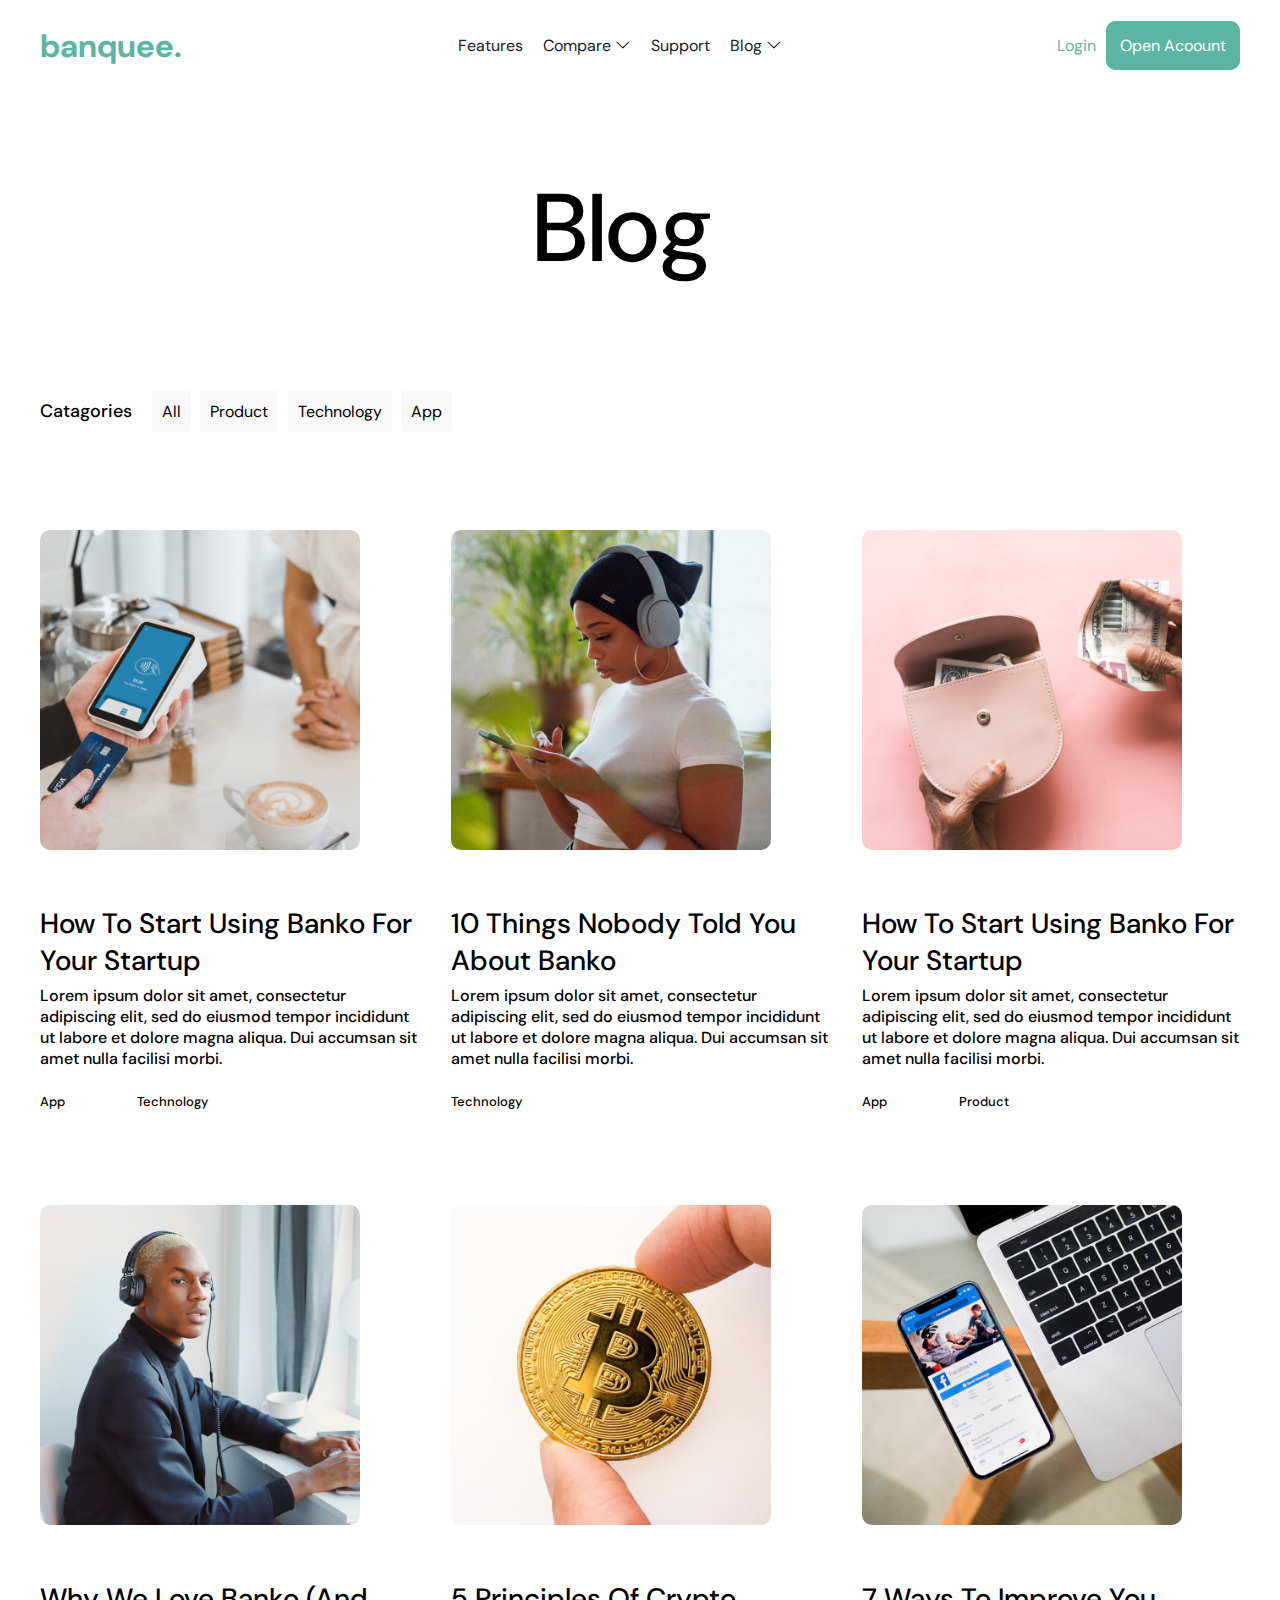
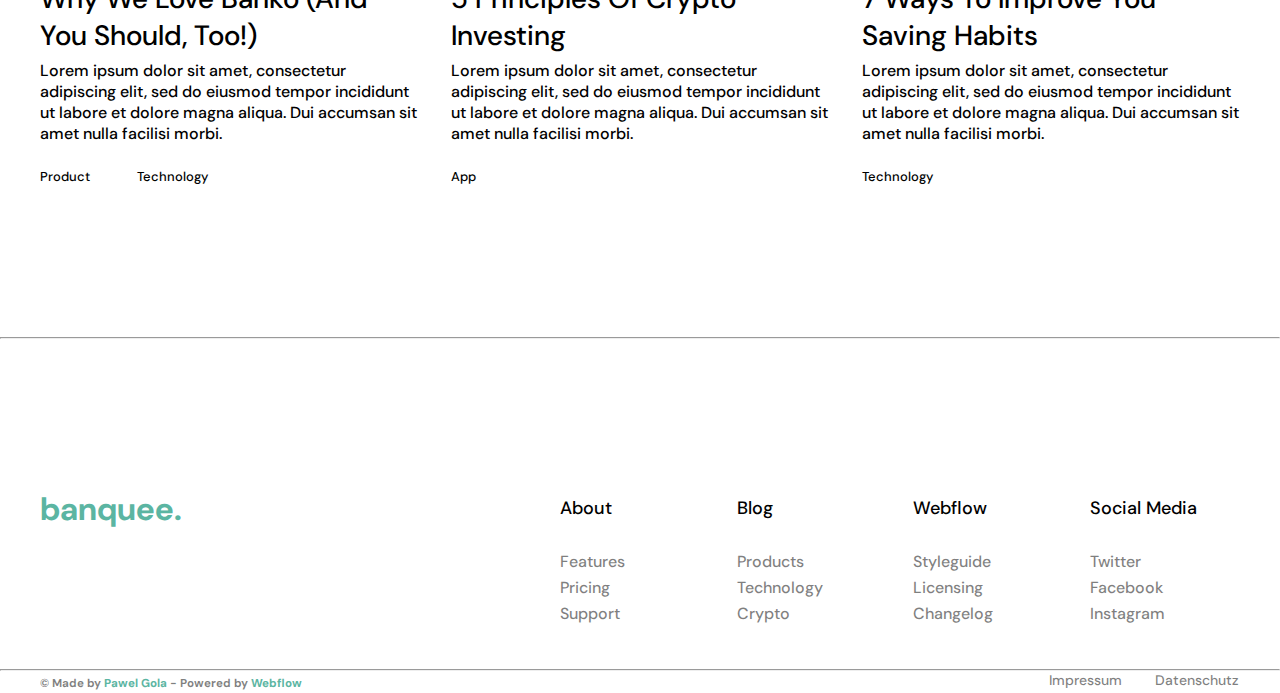
<file: blog.html>
<!DOCTYPE html>
<html lang="en">
<head>
    <meta charset="UTF-8">
    <meta http-equiv="X-UA-Compatible" content="IE=edge">
    <meta name="viewport" content="width=device-width, initial-scale=1.0">
    <link rel="preconnect" href="https://fonts.googleapis.com">
    <link rel="preconnect" href="https://fonts.gstatic.com" crossorigin>
    <link href="https://fonts.googleapis.com/css2?family=DM+Sans:wght@400;500;700&family=Montserrat&family=Open+Sans:wght@400;500;600;700&display=swap" rel="stylesheet">
    <link rel="stylesheet" href="https://cdn.jsdelivr.net/npm/bootstrap-icons@1.9.1/font/bootstrap-icons.css">
    <title>Blog</title>
    <link rel="icon" type="image/x-icon" href="banquee-icon.ico">
    <link rel="stylesheet" href="navigation.css">
    <link rel="stylesheet" href="blog.css">
</head>
<body>
    <main class="container">
        <main class="main-1">
            <div class="contain-1">
                <nav class="navigation">
                    <div class="nav">
                        <div><a href="index.html" class="logo">banquee.</a></div>
                    </div>
                    <div class="nav-1">
                        <div class="nav-items">                            
                            <div>
                                <a href="features.html" class="nav-link link-1">Features</a>
                            </div>
                            <div>
                                <a href="compare.html" class="nav-link link-2">Compare</a>
                                <i class="bi bi-chevron-down"></i>
                            </div>
                            <div>
                                <a href="support.html" class="nav-link link-3">Support</a>
                            </div>
                            <div>
                                <a href="blog.html" class="nav-link link-4">Blog</a>
                                <i class="bi bi-chevron-down"></i>
                            </div>
                        </div>
                    </div>
                    <div class="nav-2">
                        <div class="nav-items-2">
                            <div>
                                <a href="" class="nav-link-2 link-5">Login</a>
                            </div>
                            <div>
                                <a href="" class="nav-link-2 link-6">Open Acoount</a>
                            </div>
                        </div>
                    </div>
                </nav>
            </div>
        </main>
        <main class="main-2">
            <div class="blog-hero">
                <div class="blog-h1">Blog</div>
            </div>
        </main>
        <main class="main-3">
            <div class="blog-contain">
                <div class="blog-navigation">
                    <div class="blog-nav-1">Catagories</div>
                    <div class="nav-contain">
                    <div class="blog-nav"><a href="" class="blog-link">All</a></div>
                    <div class="blog-nav"><a href="" class="blog-link">Product</a></div>
                    <div class="blog-nav"><a href="" class="blog-link">Technology</a></div>
                    <div class="blog-nav"><a href="" class="blog-link">App</a></div>
                    </div>
                </div>
                <div class="blog-2">
                    <div class="blogs">
                        <div class="blogs-img">
                            <img src="blog-img/blog-1.png" alt="" class="blog-img">
                        </div>
                        <h1 class="blog-2-h1">How To Start Using Banko For Your Startup</h1>
                        <p class="blog-para">Lorem ipsum dolor sit amet, consectetur adipiscing elit, sed do eiusmod tempor incididunt ut labore et dolore magna aliqua. Dui accumsan sit amet nulla facilisi morbi.</p>
                        <div class="blog-flex">
                            <h5 class="blog-h5">App</h5>
                            <h5 class="blog-h5-2">Technology</h5>
                        </div>
                    </div>
                    <div class="blogs">
                        <div class="blogs-img">
                            <img src="blog-img/blog-2.png" alt="" class="blog-img">
                        </div>
                        <h1 class="blog-2-h1">10 Things Nobody Told You About Banko</h1>
                        <p class="blog-para">Lorem ipsum dolor sit amet, consectetur adipiscing elit, sed do eiusmod tempor incididunt ut labore et dolore magna aliqua. Dui accumsan sit amet nulla facilisi morbi.</p>
                        <div class="blog-flex">
                            <h5 class="blog-h5-2">Technology</h5>
                        </div>
                    </div>
                    <div class="blogs">
                        <div class="blogs-img">
                            <img src="blog-img/blog-3.png" alt="" class="blog-img">
                        </div>
                        <h1 class="blog-2-h1">How To Start Using Banko For Your Startup</h1>
                        <p class="blog-para">Lorem ipsum dolor sit amet, consectetur adipiscing elit, sed do eiusmod tempor incididunt ut labore et dolore magna aliqua. Dui accumsan sit amet nulla facilisi morbi.</p>
                        <div class="blog-flex">
                            <h5 class="blog-h5">App</h5>
                            <h5 class="blog-h5-2">Product</h5>
                        </div>
                    </div>
                    <div class="blogs">
                        <div class="blogs-img">
                            <img src="blog-img/blog-4.png" alt="" class="blog-img">
                        </div>
                        <h1 class="blog-2-h1">Why We Love Banko (And You Should, Too!)</h1>
                        <p class="blog-para">Lorem ipsum dolor sit amet, consectetur adipiscing elit, sed do eiusmod tempor incididunt ut labore et dolore magna aliqua. Dui accumsan sit amet nulla facilisi morbi.</p>
                        <div class="blog-flex">
                            <h5 class="blog-h5">Product</h5>
                            <h5 class="blog-h5-2">Technology</h5>
                        </div>
                    </div>
                    <div class="blogs">
                        <div class="blogs-img">
                            <img src="blog-img/blog-5.png" alt="" class="blog-img">
                        </div>
                        <h1 class="blog-2-h1">5 Principles Of Crypto Investing</h1>
                        <p class="blog-para">Lorem ipsum dolor sit amet, consectetur adipiscing elit, sed do eiusmod tempor incididunt ut labore et dolore magna aliqua. Dui accumsan sit amet nulla facilisi morbi.</p>
                        <div class="blog-flex">
                            <h5 class="blog-h5">App</h5>
                        </div>
                    </div>
                    <div class="blogs">
                        <div class="blogs-img">
                            <img src="blog-img/blog-6.png" alt="" class="blog-img">
                        </div>
                        <h1 class="blog-2-h1">7 Ways To Improve You Saving Habits</h1>
                        <p class="blog-para">Lorem ipsum dolor sit amet, consectetur adipiscing elit, sed do eiusmod tempor incididunt ut labore et dolore magna aliqua. Dui accumsan sit amet nulla facilisi morbi.</p>
                        <div class="blog-flex">
                            <h5 class="blog-h5">Technology</h5>
                        </div>
                    </div>
                </div>
            </div>
        </main><hr>
        <footer id="footer">
            <div class="footer">
                <div class="footer-container">
                    <div class="ft-title">banquee.</div>
                    <div class="footer-nav">
                        <div class="ft-nav">
                            <div class="blog-ft-1">About</div>
                            <div class="column">
                                <div class="column-2"><a href=""class="ft-column" >Features</a></div>
                                <div class="column-2"><a href=""class="ft-column" >Pricing</a></div>
                                <div class="column-2"><a href=""class="ft-column" >Support</a></div>
                            </div>
                        </div>
                        <div class="ft-nav">
                            <div class="blog-ft-1">Blog</div>
                            <div class="column">
                                <div class="column-2"><a href=""class="ft-column" >Products</a></div>
                                <div class="column-2"><a href=""class="ft-column" >Technology</a></div>
                                <div class="column-2"><a href=""class="ft-column" >Crypto</a></div>
                            </div>
                        </div>
                        <div class="ft-nav">
                            <div class="blog-ft-1">Webflow</div>
                            <div class="column">
                                <div class="column-2"><a href=""class="ft-column" >Styleguide</a></div>
                                <div class="column-2"><a href=""class="ft-column" >Licensing</a></div>
                                <div class="column-2"><a href=""class="ft-column" >Changelog</a></div>
                            </div>
                        </div>
                        <div class="ft-nav">
                            <div class="blog-ft-1">Social Media</div>
                            <div class="column">
                                <div class="column-2"><a href=""class="ft-column" >Twitter</a></div>
                                <div class="column-2"><a href=""class="ft-column" >Facebook</a></div>
                                <div class="column-2"><a href=""class="ft-column" >Instagram</a></div>
                            </div>
                        </div>
                    </div>
            </div>
            </div>
        </footer><hr>
        <main class="main-4">
            <div class="footer-2">
                <div class="footer-contain">
                    <div class="footer-title-2">
                        <h5>©  Made by <span class="ft-span">Pawel Gola</span> - Powered by <span class="ft-span">Webflow</span></h5>
                    </div>
                    <div class="footer-title-3">
                        <h6 class="footer-h6">Impressum</h6>
                        <h6 class="footer-h6-2">Datenschutz</h6>
                    </div>
                </div>
            </div>
        </main>
    </main>
</body>
</html>
</file>
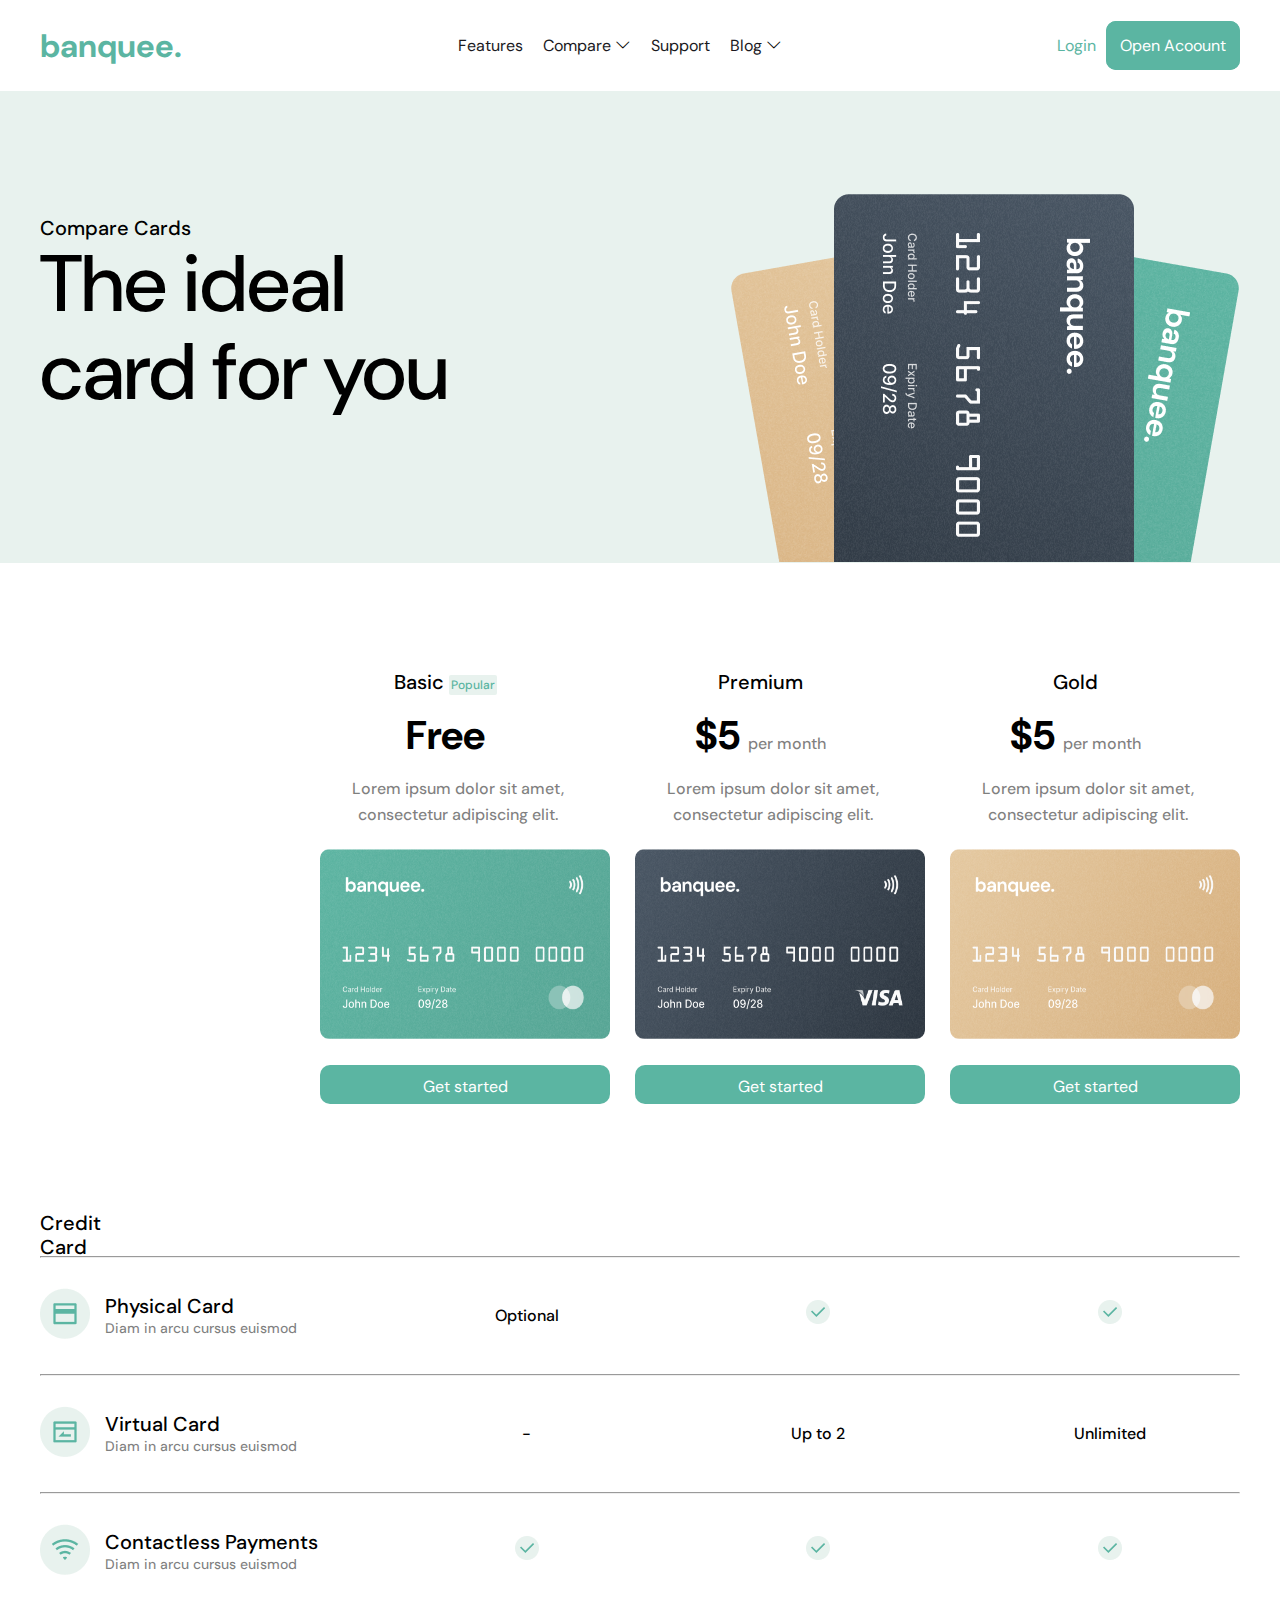
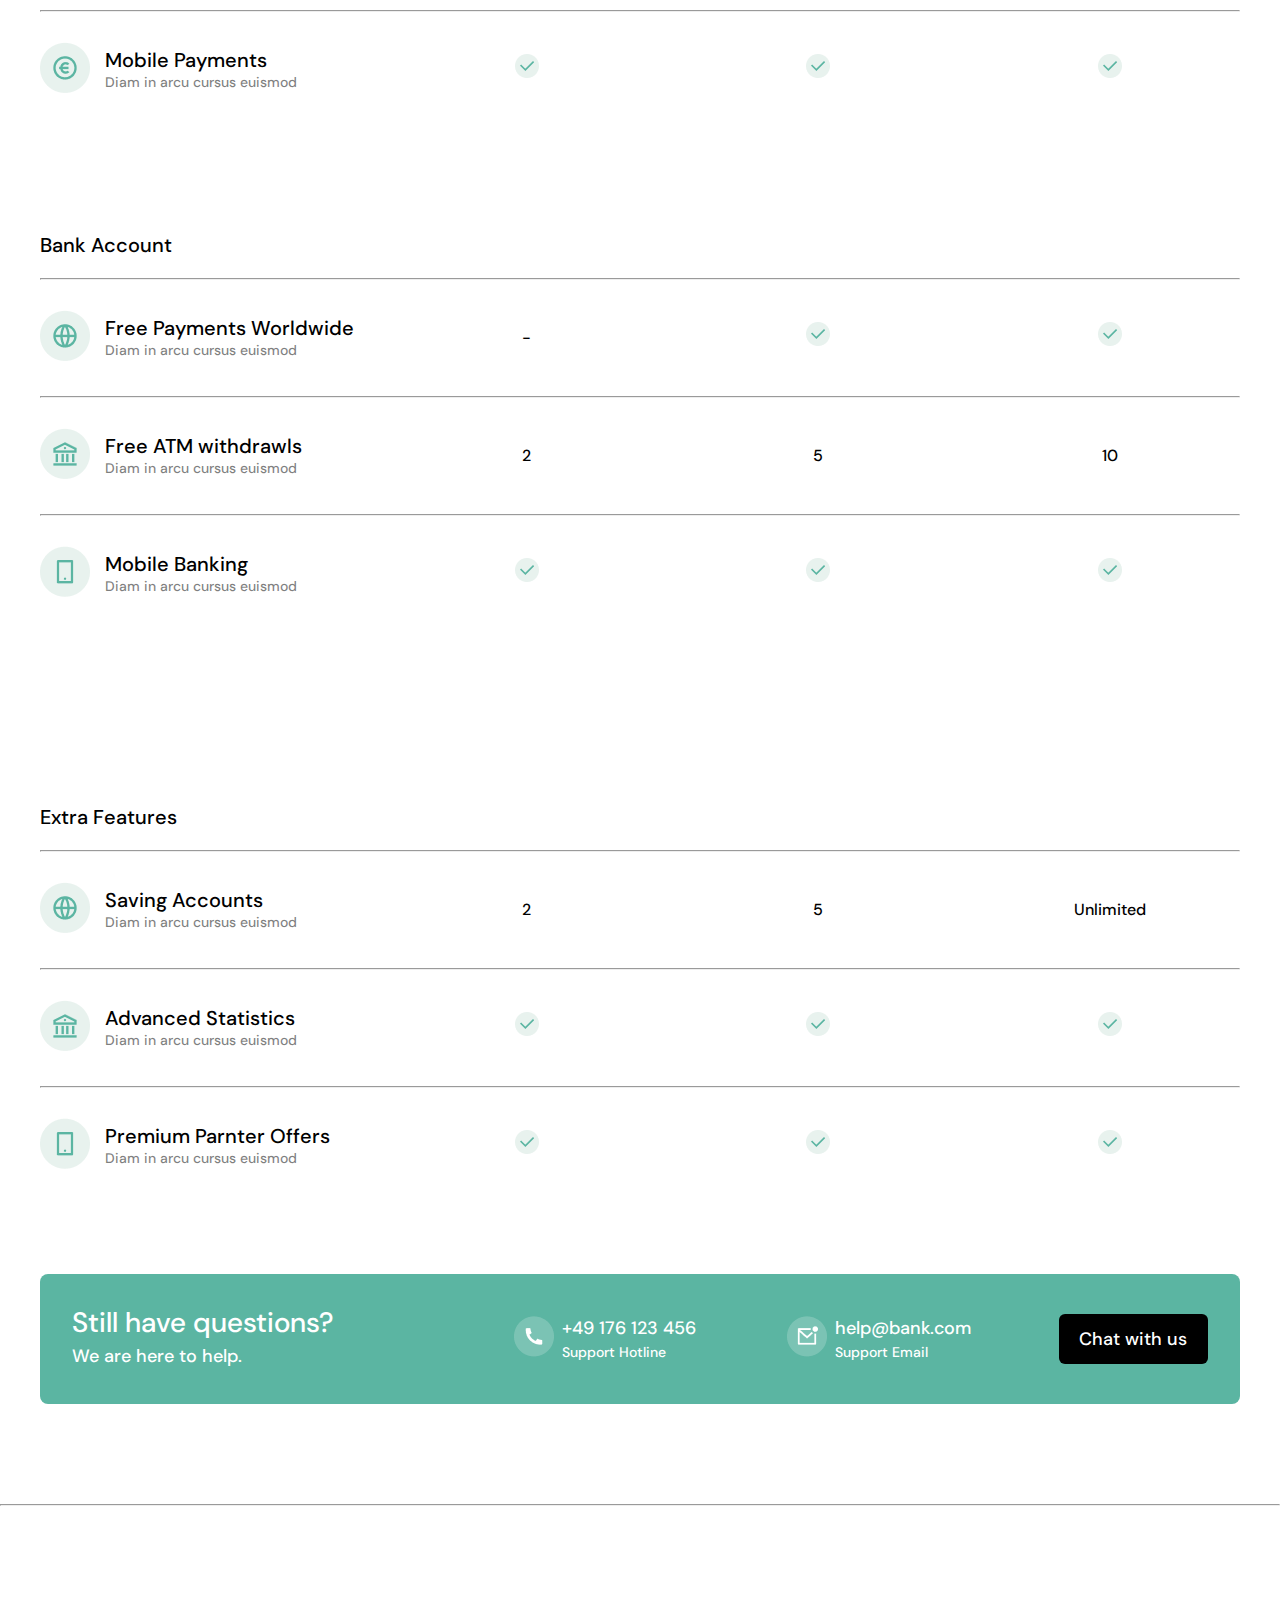
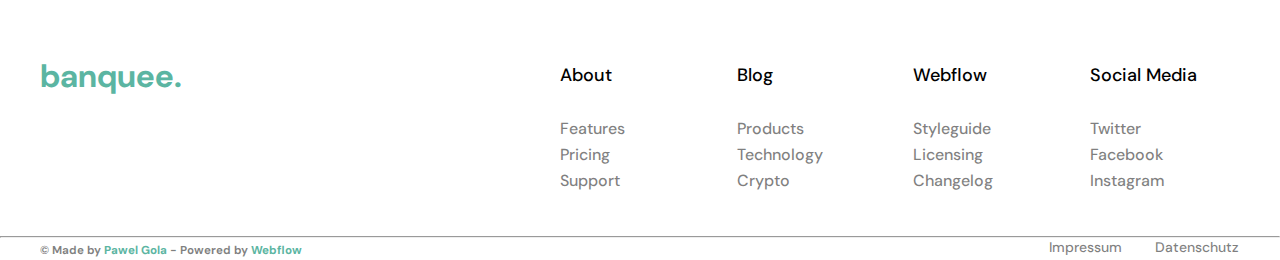
<file: compare.html>
<!DOCTYPE html>
<html lang="en">
<head>
    <meta charset="UTF-8">
    <meta http-equiv="X-UA-Compatible" content="IE=edge">
    <meta name="viewport" content="width=device-width, initial-scale=1.0">
    <link rel="preconnect" href="https://fonts.googleapis.com">
    <link rel="preconnect" href="https://fonts.gstatic.com" crossorigin>
    <link href="https://fonts.googleapis.com/css2?family=DM+Sans:wght@400;500;700&family=Montserrat&family=Open+Sans:wght@400;500;600;700&display=swap" rel="stylesheet">
    <link rel="stylesheet" href="https://cdn.jsdelivr.net/npm/bootstrap-icons@1.9.1/font/bootstrap-icons.css">
    <title>Compare</title>
    <link rel="icon" type="image/x-icon" href="banquee-icon.ico">
    <link rel="stylesheet" href="navigation.css">
    <link rel="stylesheet" href="compare.css">
</head>
<body>
    <main class="container">
        <main class="main-1">
            <div class="contain-1">
                <nav class="navigation">
                    <div class="nav">
                        <div><a href="index.html" class="logo">banquee.</a></div>
                    </div>
                    <div class="nav-1">
                        <div class="nav-items">                            
                            <div>
                                <a href="features.html" class="nav-link link-1">Features</a>
                            </div>
                            <div>
                                <a href="compare.html" class="nav-link link-2">Compare</a>
                                <i class="bi bi-chevron-down"></i>
                            </div>
                            <div>
                                <a href="support.html" class="nav-link link-3">Support</a>
                            </div>
                            <div>
                                <a href="blog.html" class="nav-link link-4">Blog</a>
                                <i class="bi bi-chevron-down"></i>
                            </div>
                        </div>
                    </div>
                    <div class="nav-2">
                        <div class="nav-items-2">
                            <div>
                                <a href="" class="nav-link-2 link-5">Login</a>
                            </div>
                            <div>
                                <a href="" class="nav-link-2 link-6">Open Acoount</a>
                            </div>
                        </div>
                    </div>
                </nav>
            </div>
        </main>
        <main class="main-2">
            <div class="compare-cards">
                <div class="cards-contain">
                    <div class="card-title">
                        <div class="h5-card">Compare Cards</div>
                        <div class="h1-card">The ideal <br> card for you</div>
                    </div>
                </div>
                <div class="cards-img">
                    <img src="cards/compare-cards.png" alt="">
                </div>
            </div>
        </main>
        <main class="main-3">
            <div class="credit-cards">
                <div class="credit-card">
                    <div class="credit-h5">Basic <span class="credit-span">Popular</span></div><br>
                    <div class="credit-h4">Free</div><br>
                    <div class="credit-p">Lorem ipsum dolor sit amet, consectetur adipiscing elit.</div><br>
                    <div class="banquee-card"><img src="cards/green-card.png" alt="" class="banquee-credit"></div><br>
                    <div class="credit-button"><a href="" class="credit-link">Get started</a></div>
                </div>
                <div class="credit-card">
                    <div class="credit-h5">Premium</div><br>
                    <div class="credit-h4">$5 <span class="h4-span"> per month</span></div><br>
                    <div class="credit-p">Lorem ipsum dolor sit amet, consectetur adipiscing elit.</div><br>
                    <div class="banquee-card"><img src="cards/black-card.png" alt="" class="banquee-credit"></div><br>
                    <div class="credit-button"><a href="" class="credit-link">Get started</a></div>
                </div>
                <div class="credit-card">
                    <div class="credit-h5">Gold</div><br>
                    <div class="credit-h4">$5 <span class="h4-span"> per month</span></div><br>
                    <div class="credit-p">Lorem ipsum dolor sit amet, consectetur adipiscing elit.</div><br>
                    <div class="banquee-card"><img src="cards/orange-card.png" alt="" class="banquee-credit"></div><br>
                    <div class="credit-button"><a href="" class="credit-link">Get started</a></div>
                </div>
            </div>
        </main>
        <main class="main-4">
            <div class="credit-card-table">
                <div class="h5-table">Credit Card</div><br><hr class="table-hr">
                <div class="credit-table">
                    <div class="credit-row">
                        <div class="credit-column-1">
                            <div class="icon-img"><img src="badge/badge-5.png" alt=""></div>
                        <div class="table-title">
                            <div class="table-h3">Physical Card</div>
                            <div class="table-p">Diam in arcu cursus euismod</div>
                        </div>
                        </div>
                        <div class="credit-column-2">Optional</div>
                        <div class="credit-column-3"><img src="icon-img/check-fill.png" alt=""></div>
                        <div class="credit-column-4"><img src="icon-img/check-fill.png" alt=""></div>
                    </div><hr class="table-hr">
                    <div class="credit-row">
                        <div class="credit-column-1">
                            <div class="icon-img"><img src="badge/badge-7.png" alt=""></div>
                        <div class="table-title">
                            <div class="table-h3">Virtual Card</div>
                            <div class="table-p">Diam in arcu cursus euismod</div>
                        </div>
                        </div>
                        <div class="credit-column-2">-</div>
                        <div class="credit-column-3">Up to 2</div>
                        <div class="credit-column-4">Unlimited</div>
                    </div><hr class="table-hr">
                    <div class="credit-row">
                        <div class="credit-column-1">
                            <div class="icon-img"><img src="badge/badge-6.png" alt=""></div>
                        <div class="table-title">
                            <div class="table-h3">Contactless Payments</div>
                            <div class="table-p">Diam in arcu cursus euismod</div>
                        </div>
                        </div>
                        <div class="credit-column-2"><img src="icon-img/check-fill.png" alt=""></div>
                        <div class="credit-column-3"><img src="icon-img/check-fill.png" alt=""></div>
                        <div class="credit-column-4"><img src="icon-img/check-fill.png" alt=""></div>
                    </div><hr class="table-hr">
                    <div class="credit-row">
                        <div class="credit-column-1">
                            <div class="icon-img"><img src="badge/badge-8.png" alt=""></div>
                        <div class="table-title">
                            <div class="table-h3">Mobile Payments</div>
                            <div class="table-p">Diam in arcu cursus euismod</div>
                        </div>
                        </div>
                        <div class="credit-column-2"><img src="icon-img/check-fill.png" alt=""></div>
                        <div class="credit-column-3"><img src="icon-img/check-fill.png" alt=""></div>
                        <div class="credit-column-4"><img src="icon-img/check-fill.png" alt=""></div>
                    </div>
                </div>
            </div>
        </main>
        <main class="main-5">
            <div class="bank-account-table">
                <div class="bank-table-h5">Bank Account</div><br><hr class="table-hr">
                <div class="bank-table">
                    <div class="bank-row">
                        <div class="bank-column-1">
                            <div class="icon-img"><img src="badge/badge-9.png" alt=""></div>
                        <div class="bank-table-title">
                            <div class="bank-table-h3">Free Payments Worldwide</div>
                            <div class="bank-table-p">Diam in arcu cursus euismod</div>
                        </div>
                        </div>
                        <div class="bank-column-2">-</div>
                        <div class="bank-column-3"><img src="icon-img/check-fill.png" alt=""></div>
                        <div class="bank-column-4"><img src="icon-img/check-fill.png" alt=""></div>
                    </div><hr class="table-hr">
                    <div class="bank-row">
                        <div class="bank-column-1">
                            <div class="icon-img"><img src="badge/badge-10.png" alt=""></div>
                        <div class="bank-table-title">
                            <div class="bank-table-h3">Free ATM withdrawls</div>
                            <div class="bank-table-p">Diam in arcu cursus euismod</div>
                        </div>
                        </div>
                        <div class="bank-column-2">2</div>
                        <div class="bank-column-3">5</div>
                        <div class="bank-column-4">10</div>
                    </div><hr class="table-hr">
                    <div class="bank-row">
                        <div class="bank-column-1">
                            <div class="icon-img"><img src="badge/badge-3.png" alt=""></div>
                        <div class="bank-table-title">
                            <div class="bank-table-h3">Mobile Banking</div>
                            <div class="bank-table-p">Diam in arcu cursus euismod</div>
                        </div>
                        </div>
                        <div class="bank-column-2"><img src="icon-img/check-fill.png" alt=""></div>
                        <div class="bank-column-3"><img src="icon-img/check-fill.png" alt=""></div>
                        <div class="bank-column-4"><img src="icon-img/check-fill.png" alt=""></div>
                    </div>
                </div>
            </div>
        </main>
        <main class="main-6">
            <div class="features-table">
                <div class="ft-table-h5">Extra Features</div><br><hr class="table-hr">
                <div class="ft-table">
                    <div class="ft-row">
                        <div class="ft-column-1">
                            <div class="icon-img"><img src="badge/badge-9.png" alt=""></div>
                        <div class="ft-table-title">
                            <div class="ft-table-h3">Saving Accounts</div>
                            <div class="ft-table-p">Diam in arcu cursus euismod</div>
                        </div>
                        </div>
                        <div class="ft-column-2">2</div>
                        <div class="ft-column-3">5</div>
                        <div class="ft-column-4">Unlimited</div>
                    </div><hr class="table-hr">
                    <div class="ft-row">
                        <div class="ft-column-1">
                            <div class="icon-img"><img src="badge/badge-10.png" alt=""></div>
                        <div class="ft-table-title">
                            <div class="ft-table-h3">Advanced Statistics</div>
                            <div class="ft-table-p">Diam in arcu cursus euismod</div>
                        </div>
                        </div>
                        <div class="ft-column-2"><img src="icon-img/check-fill.png" alt=""></div>
                        <div class="ft-column-3"><img src="icon-img/check-fill.png" alt=""></div>
                        <div class="ft-column-4"><img src="icon-img/check-fill.png" alt=""></div>
                    </div><hr class="table-hr">
                    <div class="ft-row">
                        <div class="ft-column-1">
                            <div class="icon-img"><img src="badge/badge-3.png" alt=""></div>
                        <div class="ft-table-title">
                            <div class="ft-table-h3">Premium Parnter Offers</div>
                            <div class="ft-table-p">Diam in arcu cursus euismod</div>
                        </div>
                        </div>
                        <div class="ft-column-2"><img src="icon-img/check-fill.png" alt=""></div>
                        <div class="ft-column-3"><img src="icon-img/check-fill.png" alt=""></div>
                        <div class="ft-column-4"><img src="icon-img/check-fill.png" alt=""></div>
                    </div>
                </div>
            </div>
        </main>
        <main class="main-7">
            <div class="other-questions">
                <div class="compare-question">
                    <div class="compare-title">
                        <div class="compare-h1">Still have questions?</div>
                        <div class="compare-h5">We are here to help.</div>
                    </div>
                    <div class="compare-contact">
                        <div class="call-img"><img src="badge/call-badge.png" alt=""></div>
                        <div class="number">
                            <div class="call">+49 176 123 456</div>
                            <div class="hotline">Support Hotline</div>
                        </div>
                    </div>
                    <div class="compare-contact">
                        <div class="call-img"><img src="badge/mail-badge.png" alt=""></div>
                        <div class="number">
                            <div class="compare-mail">help@bank.com</div>
                            <div class="support-mail">Support Email</div>
                        </div>
                    </div>
                    <div class="chat">
                        <div class="chat-button"><a href="" class="chat-link">Chat with us</a></div>
                    </div>
                </div>
            </div>
        </main><hr>
        <footer id="footer">
            <div class="footer">
                <div class="footer-container">
                    <div class="ft-title">banquee.</div>
                    <div class="footer-nav">
                        <div class="ft-nav">
                            <div class="blog-ft-1">About</div>
                            <div class="column">
                                <div class="column-2"><a href=""class="ft-column" >Features</a></div>
                                <div class="column-2"><a href=""class="ft-column" >Pricing</a></div>
                                <div class="column-2"><a href=""class="ft-column" >Support</a></div>
                            </div>
                        </div>
                        <div class="ft-nav">
                            <div class="blog-ft-1">Blog</div>
                            <div class="column">
                                <div class="column-2"><a href=""class="ft-column" >Products</a></div>
                                <div class="column-2"><a href=""class="ft-column" >Technology</a></div>
                                <div class="column-2"><a href=""class="ft-column" >Crypto</a></div>
                            </div>
                        </div>
                        <div class="ft-nav">
                            <div class="blog-ft-1">Webflow</div>
                            <div class="column">
                                <div class="column-2"><a href=""class="ft-column" >Styleguide</a></div>
                                <div class="column-2"><a href=""class="ft-column" >Licensing</a></div>
                                <div class="column-2"><a href=""class="ft-column" >Changelog</a></div>
                            </div>
                        </div>
                        <div class="ft-nav">
                            <div class="blog-ft-1">Social Media</div>
                            <div class="column">
                                <div class="column-2"><a href=""class="ft-column" >Twitter</a></div>
                                <div class="column-2"><a href=""class="ft-column" >Facebook</a></div>
                                <div class="column-2"><a href=""class="ft-column" >Instagram</a></div>
                            </div>
                        </div>
                    </div>
            </div>
            </div>
        </footer><hr>
        <main class="main-8">
            <div class="footer-2">
                <div class="footer-contain">
                    <div class="footer-title-2">
                        <h5>©  Made by <span class="ft-span">Pawel Gola</span> - Powered by <span class="ft-span">Webflow</span></h5>
                    </div>
                    <div class="footer-title-3">
                        <h6 class="footer-h6">Impressum</h6>
                        <h6 class="footer-h6-2">Datenschutz</h6>
                    </div>
                </div>
            </div>
        </main>
    </main>
</body>
</html>
</file>
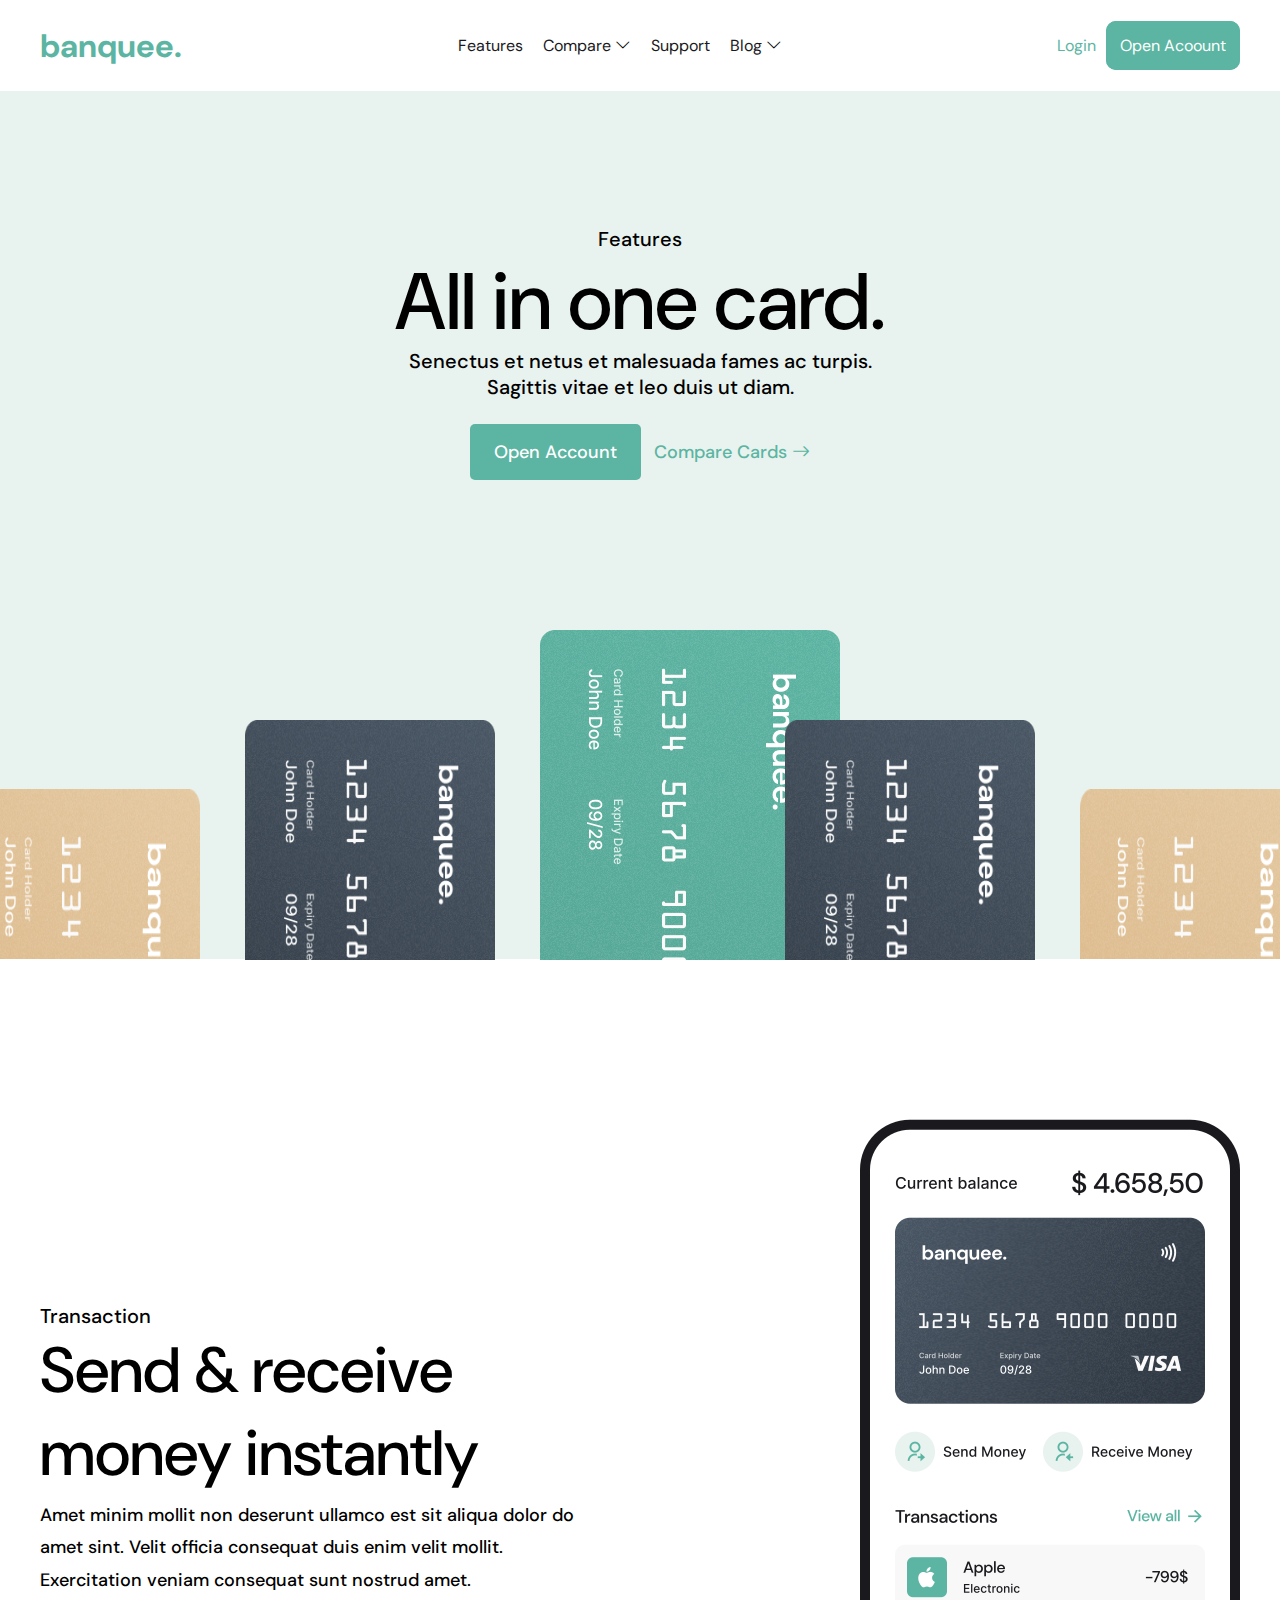
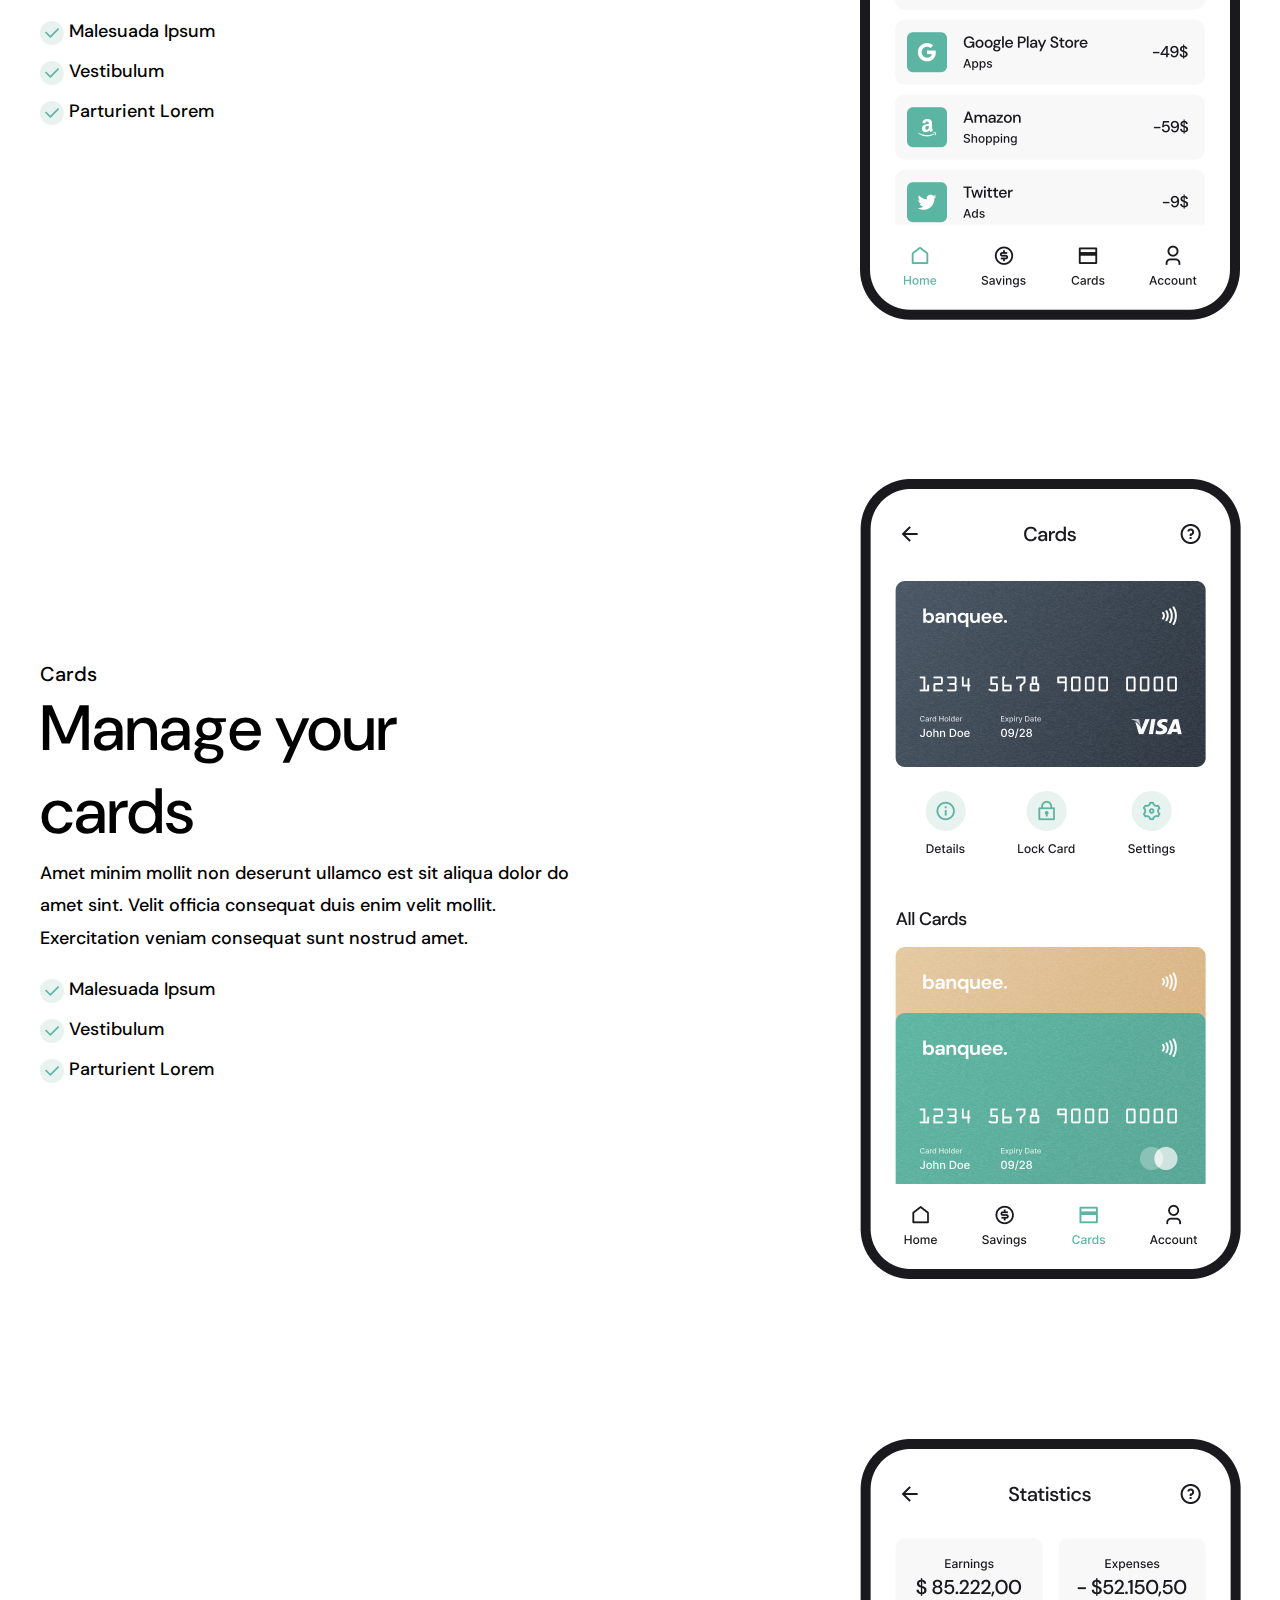
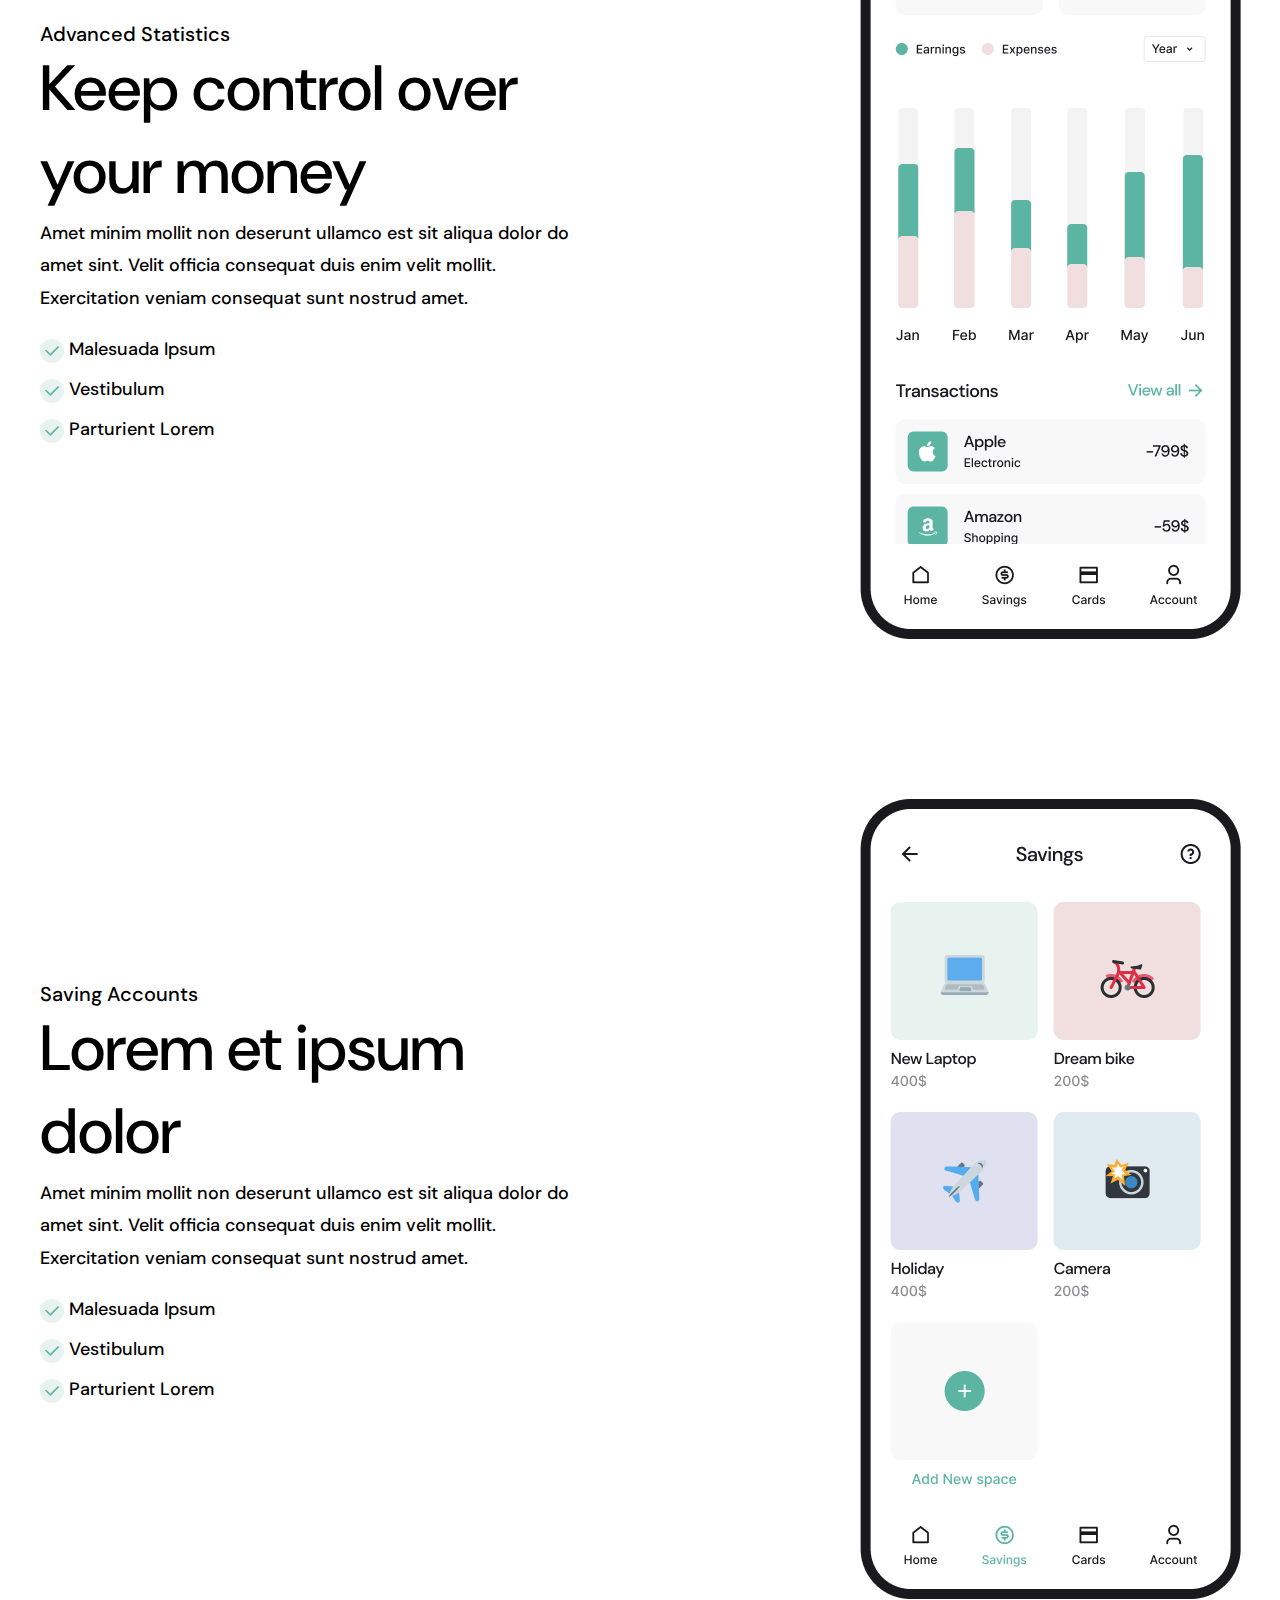
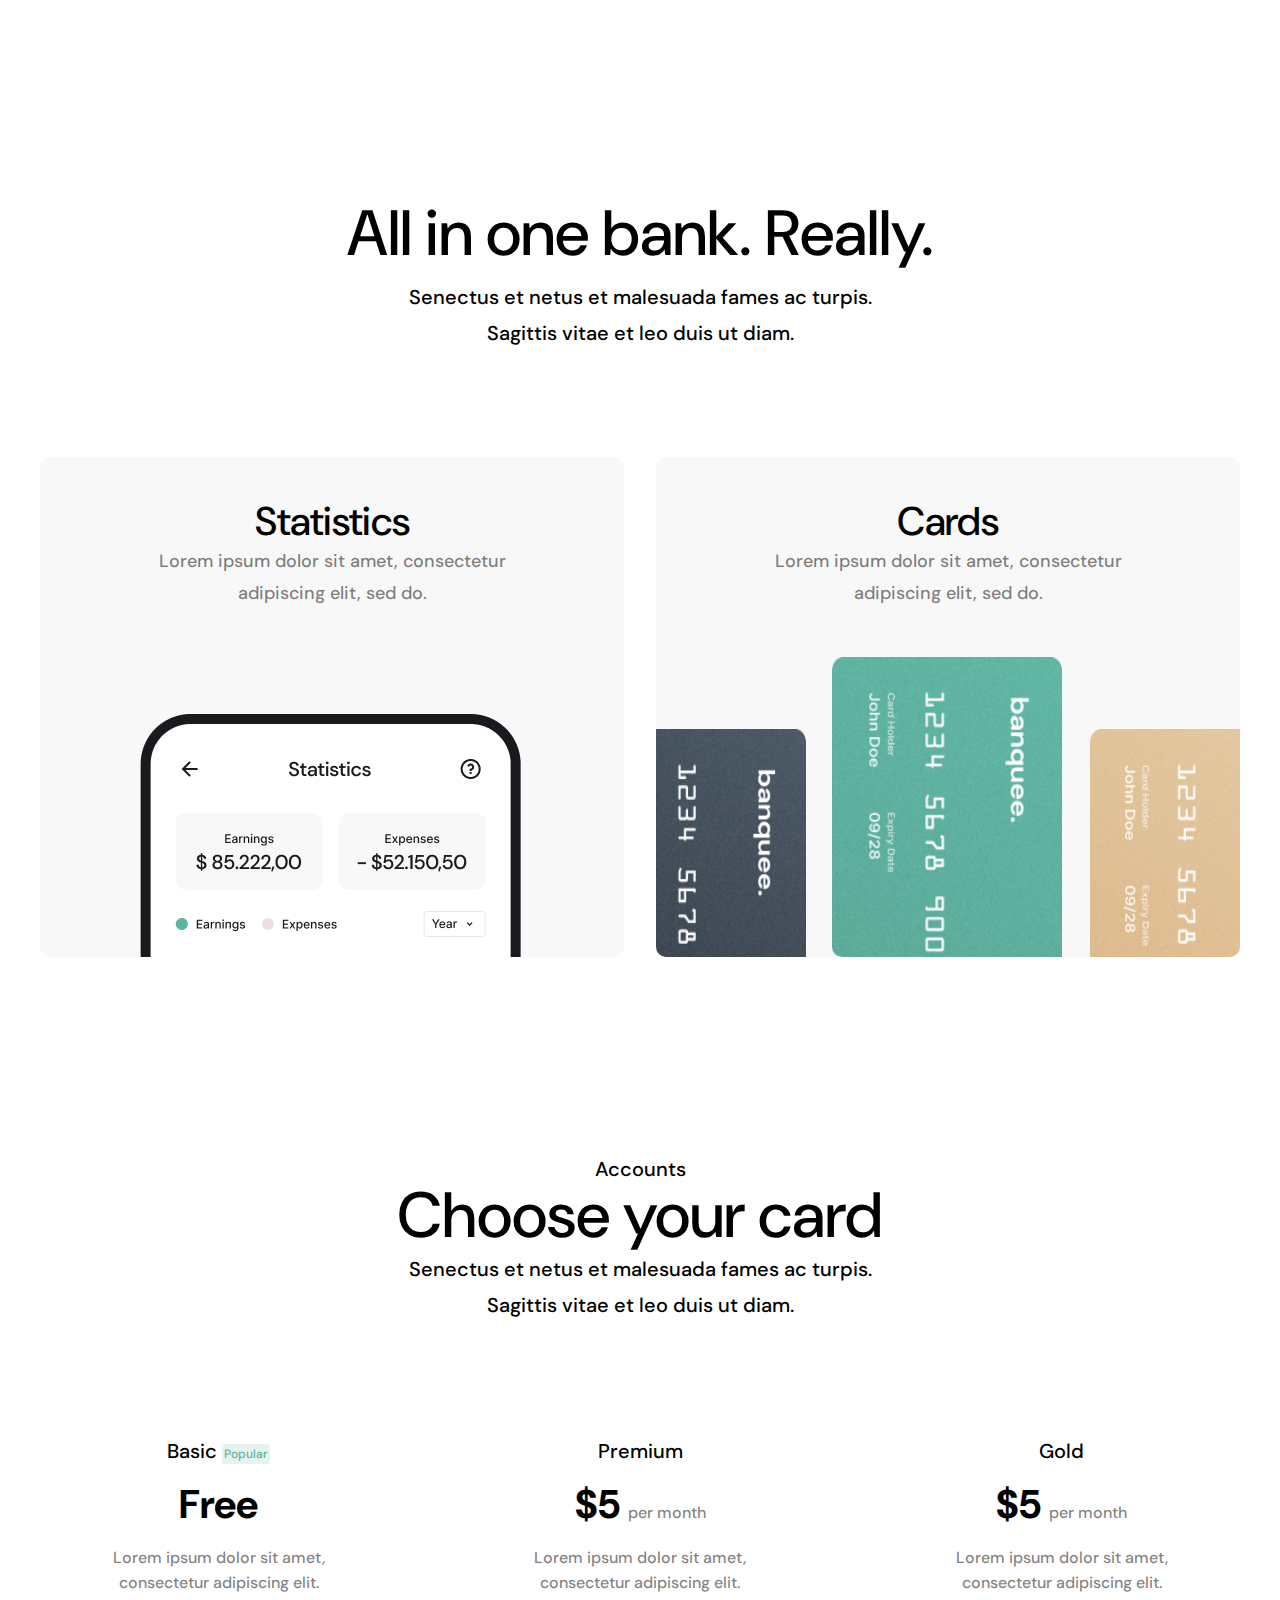
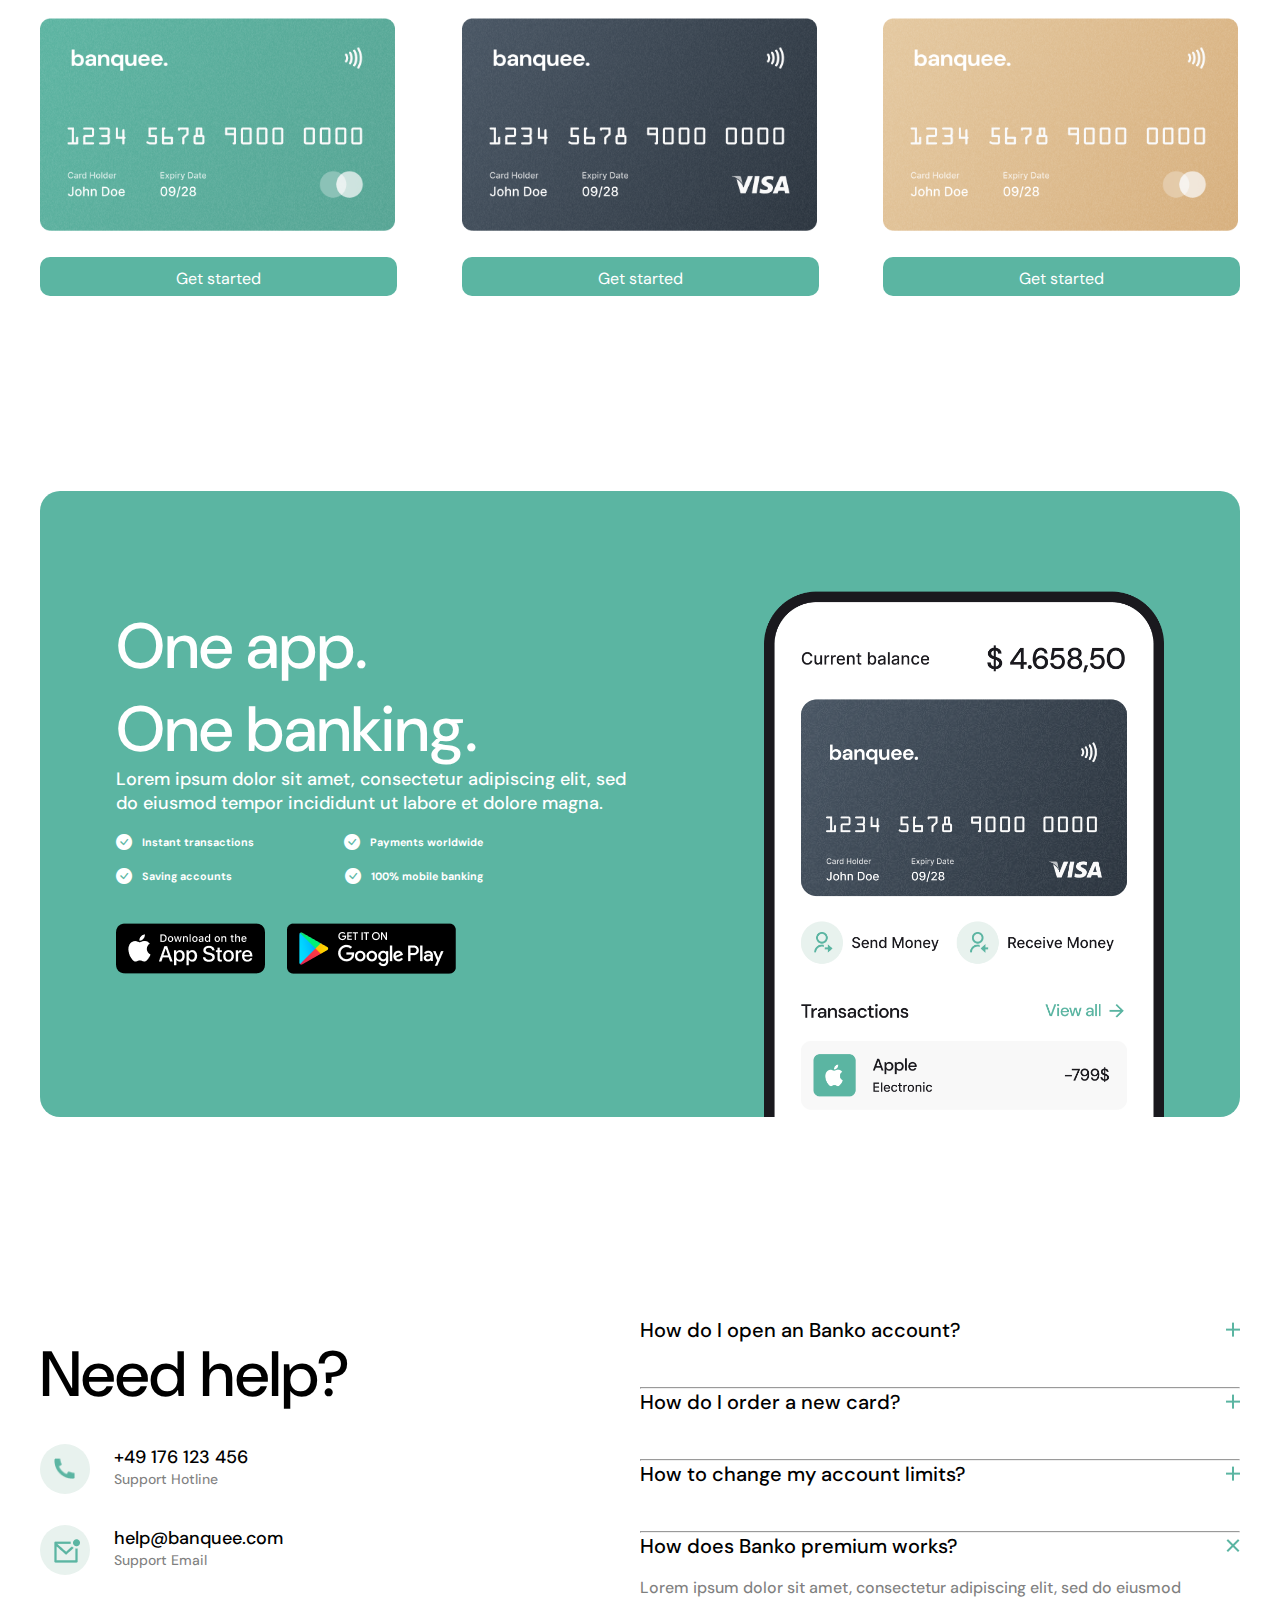
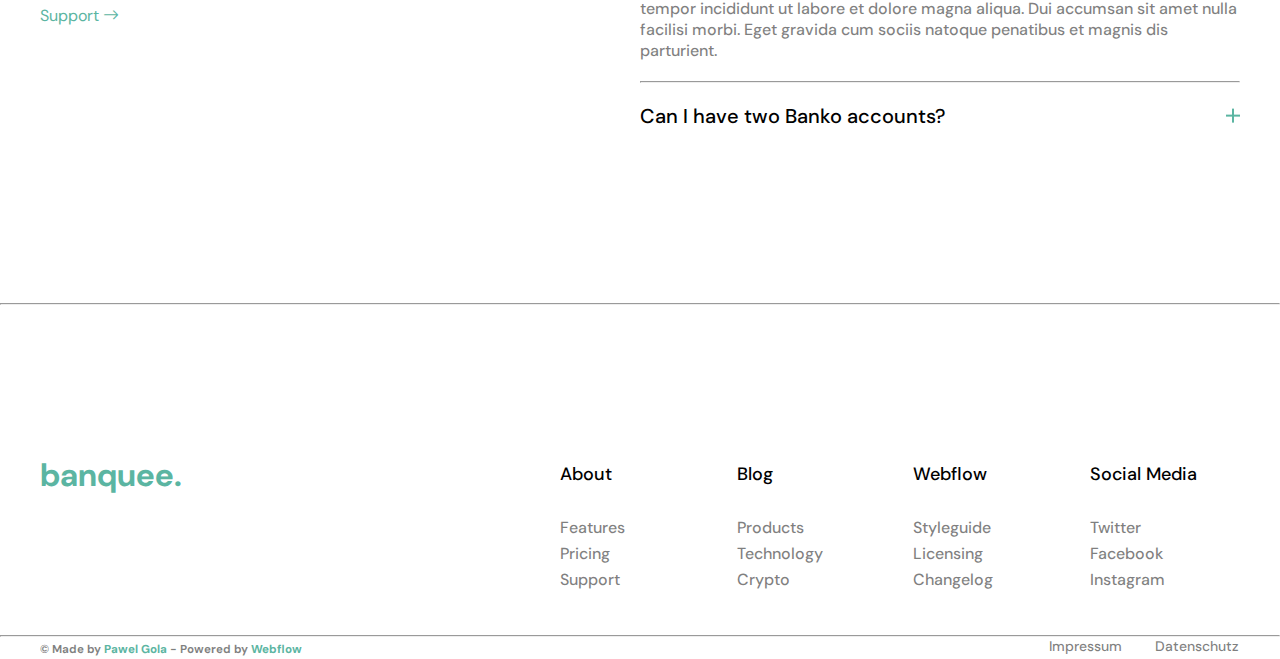
<file: features.html>
<!DOCTYPE html>
<html lang="en">
<head>
    <meta charset="UTF-8">
    <meta http-equiv="X-UA-Compatible" content="IE=edge">
    <meta name="viewport" content="width=device-width, initial-scale=1.0">
    <link rel="preconnect" href="https://fonts.googleapis.com">
    <link rel="preconnect" href="https://fonts.gstatic.com" crossorigin>
    <link href="https://fonts.googleapis.com/css2?family=DM+Sans:wght@400;500;700&family=Montserrat&family=Open+Sans:wght@400;500;600;700&display=swap" rel="stylesheet">
    <link rel="stylesheet" href="https://cdn.jsdelivr.net/npm/bootstrap-icons@1.9.1/font/bootstrap-icons.css">
    <title>Features</title>
    <link rel="icon" type="image/x-icon" href="banquee-icon.ico">
    <link rel="stylesheet" href="navigation.css">
    <link rel="stylesheet" href="features.css">
</head>
<body>
    <main class="container">
        <main class="main-1">
            <div class="contain-1">
                <nav class="navigation">
                    <div class="nav">
                        <div><a href="index.html" class="logo">banquee.</a></div>
                    </div>
                    <div class="nav-1">
                        <div class="nav-items">                            
                            <div>
                                <a href="features.html" class="nav-link link-1">Features</a>
                            </div>
                            <div>
                                <a href="compare.html" class="nav-link link-2">Compare</a>
                                <i class="bi bi-chevron-down"></i>
                            </div>
                            <div>
                                <a href="support.html" class="nav-link link-3">Support</a>
                            </div>
                            <div>
                                <a href="blog.html" class="nav-link link-4">Blog</a>
                                <i class="bi bi-chevron-down"></i>
                            </div>
                        </div>
                    </div>
                    <div class="nav-2">
                        <div class="nav-items-2">
                            <div>
                                <a href="" class="nav-link-2 link-5">Login</a>
                            </div>
                            <div>
                                <a href="" class="nav-link-2 link-6">Open Acoount</a>
                            </div>
                        </div>
                    </div>
                </nav>
            </div>
        </main>
        <main class="main-2">
            <div class="hero">
                <div class="card-features">
                    <div class="card-ft">
                        <h2 class="card-ft-h2">Features</h2>
                        <h1 class="card-ft-h1">All in one card.</h1>
                        <p class="card-ft-p">Senectus et netus et malesuada fames ac turpis. <br> Sagittis vitae et leo duis ut diam.</p>
                    </div>
                    <div class="cards-button">
                        <div class="account-card"><a href="" class="account-button">Open Account</a></div>
                        <div class="compare-card">
                            <a href="" class="compare-bttn">Compare Cards</a>
                            <i class="bi bi-arrow-right"></i>
                        </div>
                    </div>
                </div><br>
                <div class="cards-ft-img">
                    <div class="cards-pic">
                        <div class="cards-png">
                            <img src="cards/card.png" alt="" class="card">
                        </div>
                        <div class="cards-png">
                            <img src="cards/card-1.png" alt="" class="card-1">
                        </div>
                        <div class="cards-png">
                            <img src="cards/card-2.png" alt="" class="card-2">
                        </div>
                        <div class="cards-png">
                            <img src="cards/card-3.png" alt="" class="card-3">
                        </div>
                        <div class="cards-png">
                            <img src="cards/card-4.png" alt="" class="card-4">
                        </div>
                    </div>
                </div>
            </div>
        </main>
        <main class="main-3">
            <div class="transaction">
                <div class="flex-transaction">
                        <div>
                            <h5 class="money-h5">Transaction</h5>
                            <h1 class="money-h1">Send & receive money instantly</h1>
                            <p class="money-text">Amet minim mollit non deserunt ullamco est sit aliqua dolor do amet sint. Velit officia consequat duis enim velit mollit. Exercitation veniam consequat sunt nostrud amet.</p>
                        </div>
                    <div class="transact">
                        <div class="transact-flex">
                            <div><img src="icon-img/check-fill.png" alt=""></div>
                            <div><h6 class="transact-title-I">Malesuada Ipsum</h6></div>
                        </div>
                        <div class="transact-flex">
                            <div><img src="icon-img/check-fill.png" alt=""></div>
                           <div><h6 class="transact-title-II">Vestibulum</h6></div>
                        </div>
                        <div class="transact-flex">
                            <div><img src="icon-img/check-fill.png" alt=""></div>
                            <div><h6 class="transact-title-III">Parturient Lorem</h6></div>
                       </div>
                    </div>
                </div>
                <div class="phone-transaction">
                    <img src="app/app.png" alt="" class="mobile-img">
                </div>
            </div>
        </main>
        <main class="main-4">
            <div class="manage-cards">
                <div class="flex-cards">
                    <div>
                        <h5 class="card-h5">Cards</h5>
                        <h1 class="card-h1">Manage your cards</h1>
                        <p class="card-text">Amet minim mollit non deserunt ullamco est sit aliqua dolor do amet sint. Velit officia consequat duis enim velit mollit. Exercitation veniam consequat sunt nostrud amet.</p>
                    </div>
                <div class="card-transact">
                    <div class="card-flex">
                        <div><img src="icon-img/check-fill.png" alt=""></div>
                        <div><h6 class="card-title-I">Malesuada Ipsum</h6></div>
                    </div>
                    <div class="card-flex">
                        <div><img src="icon-img/check-fill.png" alt=""></div>
                       <div><h6 class="card-title-II">Vestibulum</h6></div>
                    </div>
                    <div class="card-flex">
                        <div><img src="icon-img/check-fill.png" alt=""></div>
                        <div><h6 class="card-title-III">Parturient Lorem</h6></div>
                   </div>
                </div>
            </div>
            <div class="phone-card">
                <img src="app/cards-app.png" alt="" class="mobile-img">
            </div>
        </div>
            </div>
        </main>
        <main class="main-5">
            <div class="statistics">
                <div class="flex-statistics">
                        <div>
                            <h5 class="statis-h5">Advanced Statistics</h5>
                            <h1 class="statis-h1">Keep control over your money</h1>
                            <p class="statis-text">Amet minim mollit non deserunt ullamco est sit aliqua dolor do amet sint. Velit officia consequat duis enim velit mollit. Exercitation veniam consequat sunt nostrud amet.</p>
                        </div>
                    <div class="statis">
                        <div class="transact-statis">
                            <div><img src="icon-img/check-fill.png" alt=""></div>
                            <div><h6 class="statis-title-I">Malesuada Ipsum</h6></div>
                        </div>
                        <div class="transact-statis">
                            <div><img src="icon-img/check-fill.png" alt=""></div>
                           <div><h6 class="statis-title-II">Vestibulum</h6></div>
                        </div>
                        <div class="transact-statis">
                            <div><img src="icon-img/check-fill.png" alt=""></div>
                            <div><h6 class="statis-title-III">Parturient Lorem</h6></div>
                       </div>
                    </div>
                </div>
                <div class="phone-statistics">
                    <img src="app/statistics-app.png" alt="" class="mobile-img">
                </div>
            </div>
        </main>
        <main class="main-6">
            <div class="saving-account">
                <div class="flex-saving">
                        <div>
                            <h5 class="saving-h5">Saving Accounts</h5>
                            <h1 class="saving-h1">Lorem et ipsum dolor</h1>
                            <p class="saving-text">Amet minim mollit non deserunt ullamco est sit aliqua dolor do amet sint. Velit officia consequat duis enim velit mollit. Exercitation veniam consequat sunt nostrud amet.</p>
                        </div>
                    <div class="saving">
                        <div class="saving-flex">
                            <div><img src="icon-img/check-fill.png" alt=""></div>
                            <div><h6 class="saving-title-I">Malesuada Ipsum</h6></div>
                        </div>
                        <div class="saving-flex">
                            <div><img src="icon-img/check-fill.png" alt=""></div>
                           <div><h6 class="saving-title-II">Vestibulum</h6></div>
                        </div>
                        <div class="saving-flex">
                            <div><img src="icon-img/check-fill.png" alt=""></div>
                            <div><h6 class="saving-title-III">Parturient Lorem</h6></div>
                       </div>
                    </div>
                </div>
                <div class="phone-saving">
                    <img src="app/saving-app.png" alt="" class="mobile-img">
                </div>
            </div>
        </main>
        <main class="main-7">
            <div class="all-in-1-bank">
                <div class="bank">
                    <h1 class="bank-h1">All in one bank. Really.</h1>
                    <p class="bank-p">Senectus et netus et malesuada fames ac turpis. <br> Sagittis vitae et leo duis ut diam.</p>
                </div>
                <div class="bank-flex">
                    <div class="bank-statis-flex">
                        <div class="bank-statis">
                            <h1 class="bank-statis-h1">Statistics</h1>
                            <p class="bank-statis-p">Lorem ipsum dolor sit amet, consectetur adipiscing elit, sed do.</p>
                            <img src="app/bank-statis-app.png" alt="" class="bank-statis-app">
                        </div>
                        <div class="bank-card">
                            <h1 class="bank-card-h1">Cards</h1>
                            <p class="bank-card-p">Lorem ipsum dolor sit amet, consectetur adipiscing elit, sed do.</p>
                            <img src="cards/bank-card.png" alt="" class="bank-card-1">
                            <img src="cards/bank-card-1.png" alt="" class="bank-card-2">
                            <img src="cards/bank-card-2.png" alt="" class="bank-card-3">
                        </div>
                    </div>
                </div>
            </div>
        </main>
        <main class="main-8">
            <div class="account-cards">
                <div class="acc-card">
                    <h5 class="acc-h5">Accounts</h5>
                    <h1 class="acc-h1">Choose your card</h1>
                    <p class="acc-p">Senectus et netus et malesuada fames ac turpis. <br> Sagittis vitae et leo duis ut diam.</p>
                </div>
                <div class="credit-cards">
                    <div class="credit-card">
                        <div class="credit-h5">Basic <span class="credit-span">Popular</span></div><br>
                        <div class="credit-h4">Free</div><br>
                        <div class="credit-p">Lorem ipsum dolor sit amet, <br> consectetur adipiscing elit.</div><br>
                        <div class="banquee-card"><img src="cards/green-card.png" alt="" class="banquee-credit"></div><br>
                        <div class="credit-button"><a href="" class="credit-link">Get started</a></div>
                    </div>
                    <div class="credit-card">
                        <div class="credit-h5">Premium</div><br>
                        <div class="credit-h4">$5 <span class="h4-span"> per month</span></div><br>
                        <div class="credit-p">Lorem ipsum dolor sit amet, <br> consectetur adipiscing elit.</div><br>
                        <div class="banquee-card"><img src="cards/black-card.png" alt="" class="banquee-credit"></div><br>
                        <div class="credit-button"><a href="" class="credit-link">Get started</a></div>
                    </div>
                    <div class="credit-card">
                        <div class="credit-h5">Gold</div><br>
                        <div class="credit-h4">$5 <span class="h4-span"> per month</span></div><br>
                        <div class="credit-p">Lorem ipsum dolor sit amet, <br> consectetur adipiscing elit.</div><br>
                        <div class="banquee-card"><img src="cards/orange-card.png" alt="" class="banquee-credit"></div><br>
                        <div class="credit-button"><a href="" class="credit-link">Get started</a></div>
                    </div>
                </div>
            </div>
        </main>
        <main class="main-9">
            <div class="mobile-app">
                <div>
                    <div class="app-contain">
                        <h1 class="app-title">One app. <br> One banking.</h1>
                        <p class="app-text">Lorem ipsum dolor sit amet, consectetur adipiscing elit, sed do eiusmod tempor incididunt ut labore et dolore magna.</p>
                    </div>
                    <div class="mobile-app-flex">
                        <div class="app-flex">
                            <div class="app-ft">
                                    <div><i class="bi bi-check-circle-fill"></i></div>
                                    <div><h6>Instant transactions</h6></div>
                            </div>
                            <div class="app-ft">
                                    <div><i class="bi bi-check-circle-fill"></i></div>
                                   <div><h6>Payments worldwide</h6></div>
                            </div>
                            <div class="app-ft">
                                    <div><i class="bi bi-check-circle-fill"></i></div>
                                    <div><h6>Saving accounts</h6></div>
                            </div>
                            <div class="app-ft">
                                    <div><i class="bi bi-check-circle-fill"></i></div>
                                    <div><h6>100% mobile banking</h6></div>
                            </div>
                        </div>
                    </div>
                    <div class="store">
                        <div class="app-store"><img src="store/Apple Store.png" alt="" class="store-1"></div>
                        <div class="play-store"><img src="store/Google Store.png" alt="" class="play"></div>
                    </div>
                </div>
                <div class="mobile-app-img">
                    <div>
                        <img src="app/app2x.png" alt="" class="app-img">
                    </div>
                </div>
            </div>
        </main>
        <main class="main-10">
            <div class="contact-us">
                <div class="contact">
                    <h1 class="contact-h1">Need help?</h1>
                    <div class="social">
                        <div class="img">
                            <img src="icon-img/phone.png" alt="" class="phone">
                        </div>
                        <div class="contact-2">
                            <h3 class="number">+49 176 123 456</h3>
                            <div class="support">Support Hotline</div>
                        </div>
                    </div>
                    <div class="social">
                        <div class="img">
                            <img src="icon-img/mail.png" alt="" class="mail">
                        </div>
                        <div class="contact-2">
                            <h3 class="email">help@banquee.com</h3>
                            <div class="support">Support Email</div>
                        </div>
                    </div>
                    <div class="support-link">
                        <a href="" class="support-link-2">Support</a>
                        <i class="bi bi-arrow-right"></i>
                    </div>
                </div>
                <div class="questions">
                    <div class="flexible-items">
                        <div class="flexible-item">
                            <h5 class="question-h5">How do I open an Banko account?</h5>
                            <img src="icon-img/plus.png" alt="">
                        </div>
                    </div><hr class="hr-1">
                    <div class="flexible-items">
                        <div class="flexible-item">
                            <h5 class="question-h5">How do I order a new card?</h5>
                            <img src="icon-img/plus.png" alt="">
                        </div>
                    </div><hr class="hr-1">
                    <div class="flexible-items">
                        <div class="flexible-item">
                            <h5 class="question-h5">How to change my account limits?</h5>
                            <img src="icon-img/plus.png" alt="">
                        </div>
                    </div><hr class="hr-1">
                    <div class="flexible-items">
                        <div class="flexible-item">
                            <h5 class="question-h5">How does Banko premium works?</h5>
                            <img src="icon-img/cross.png" alt="">
                        </div>
                        <div class="para">Lorem ipsum dolor sit amet, consectetur adipiscing elit, sed do eiusmod tempor incididunt ut labore et dolore magna aliqua. Dui accumsan sit amet nulla facilisi morbi. Eget gravida cum sociis natoque penatibus et magnis dis parturient.</div><hr class="hr-1">
                    </div>
                    <div class="flexible-items question-h5-2">
                        <div class="flexible-item">
                            <h5 class="question-h5 ">Can I have two Banko accounts?</h5>
                            <img src="icon-img/plus.png" alt="">
                        </div>
                    </div>
                </div>
            </div>
        </main><hr>
        <footer id="footer">
            <div class="footer">
                <div class="footer-container">
                    <div class="ft-title">banquee.</div>
                    <div class="footer-nav">
                        <div class="ft-nav">
                            <div class="blog-ft-1">About</div>
                            <div class="column">
                                <div class="column-2"><a href=""class="ft-column" >Features</a></div>
                                <div class="column-2"><a href=""class="ft-column" >Pricing</a></div>
                                <div class="column-2"><a href=""class="ft-column" >Support</a></div>
                            </div>
                        </div>
                        <div class="ft-nav">
                            <div class="blog-ft-1">Blog</div>
                            <div class="column">
                                <div class="column-2"><a href=""class="ft-column" >Products</a></div>
                                <div class="column-2"><a href=""class="ft-column" >Technology</a></div>
                                <div class="column-2"><a href=""class="ft-column" >Crypto</a></div>
                            </div>
                        </div>
                        <div class="ft-nav">
                            <div class="blog-ft-1">Webflow</div>
                            <div class="column">
                                <div class="column-2"><a href=""class="ft-column" >Styleguide</a></div>
                                <div class="column-2"><a href=""class="ft-column" >Licensing</a></div>
                                <div class="column-2"><a href=""class="ft-column" >Changelog</a></div>
                            </div>
                        </div>
                        <div class="ft-nav">
                            <div class="blog-ft-1">Social Media</div>
                            <div class="column">
                                <div class="column-2"><a href=""class="ft-column" >Twitter</a></div>
                                <div class="column-2"><a href=""class="ft-column" >Facebook</a></div>
                                <div class="column-2"><a href=""class="ft-column" >Instagram</a></div>
                            </div>
                        </div>
                    </div>
            </div>
            </div>
        </footer><hr>
        <main class="main-11">
            <div class="footer-2">
                <div class="footer-contain">
                    <div class="footer-title-2">
                        <h5>©  Made by <span class="ft-span">Pawel Gola</span> - Powered by <span class="ft-span">Webflow</span></h5>
                    </div>
                    <div class="footer-title-3">
                        <h6 class="footer-h6">Impressum</h6>
                        <h6 class="footer-h6-2">Datenschutz</h6>
                    </div>
                </div>
            </div>
        </main>
    </main>
</body>
</html>
</file>
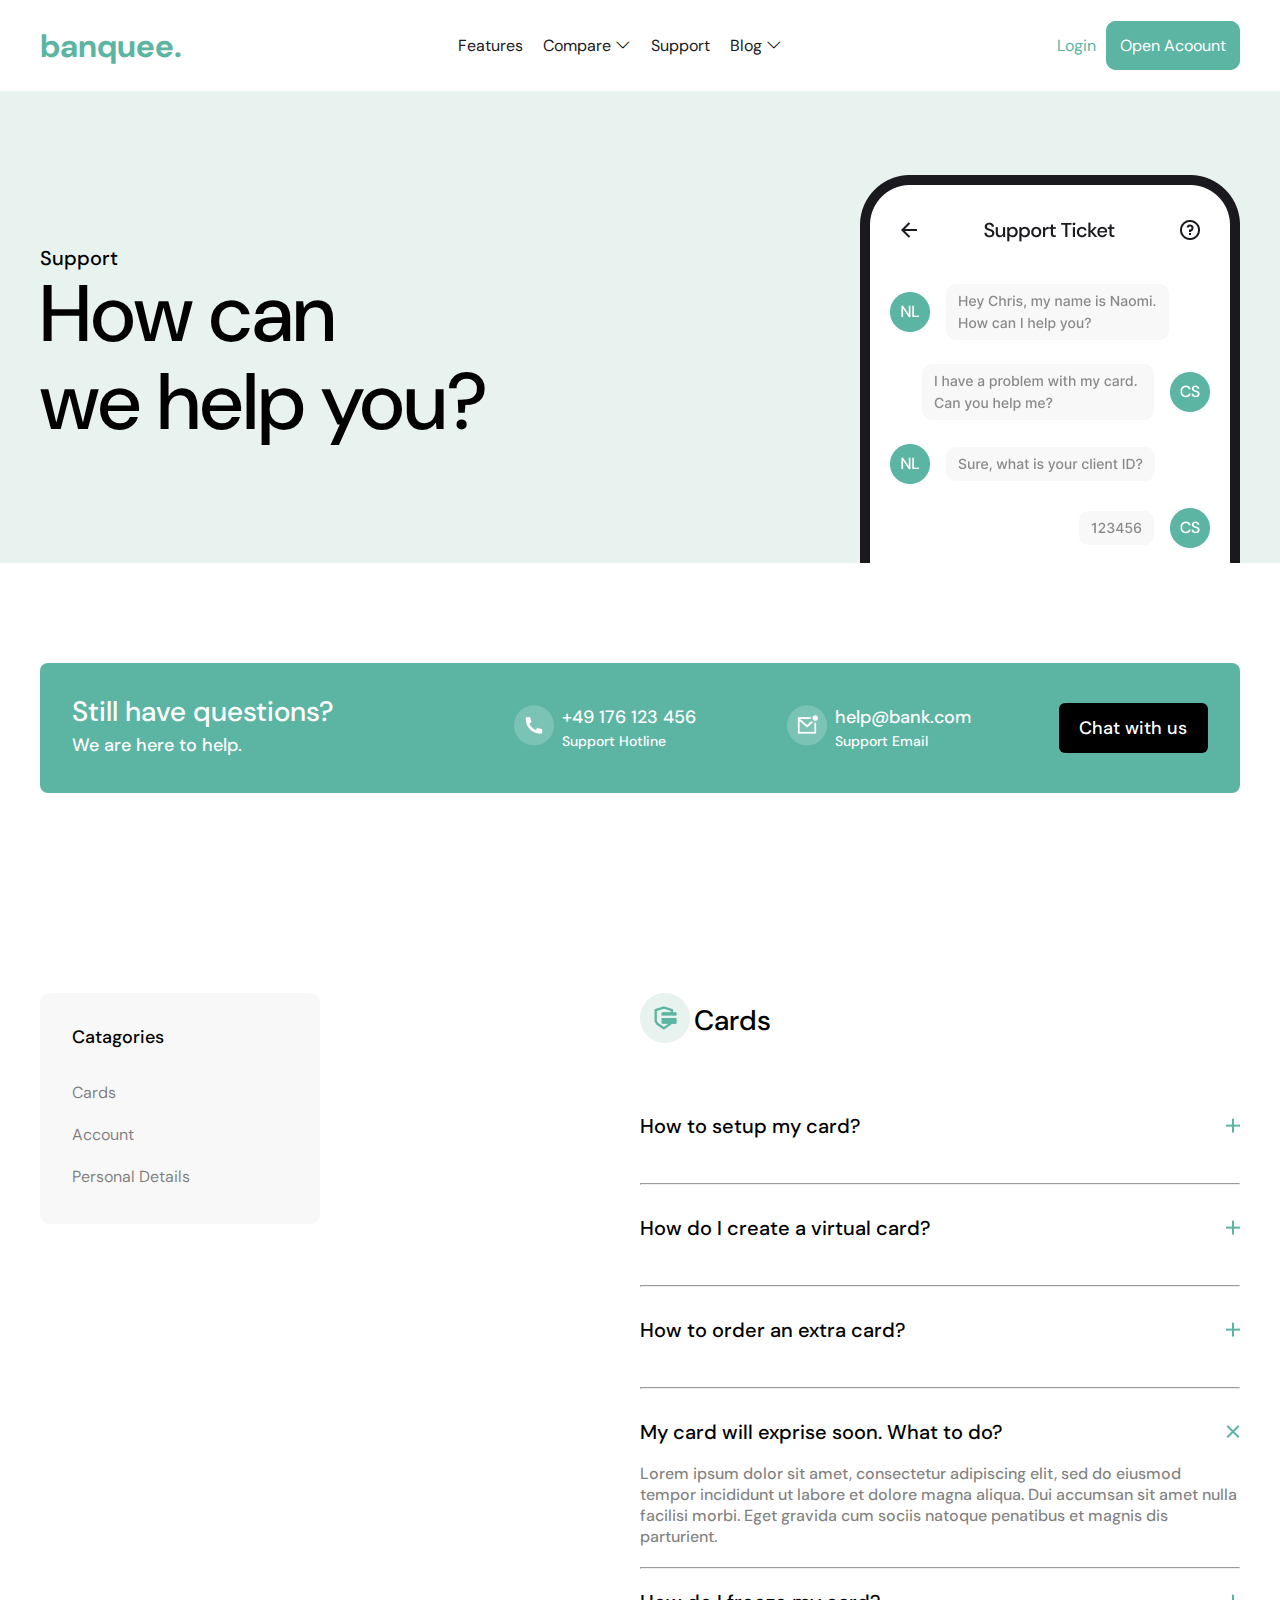
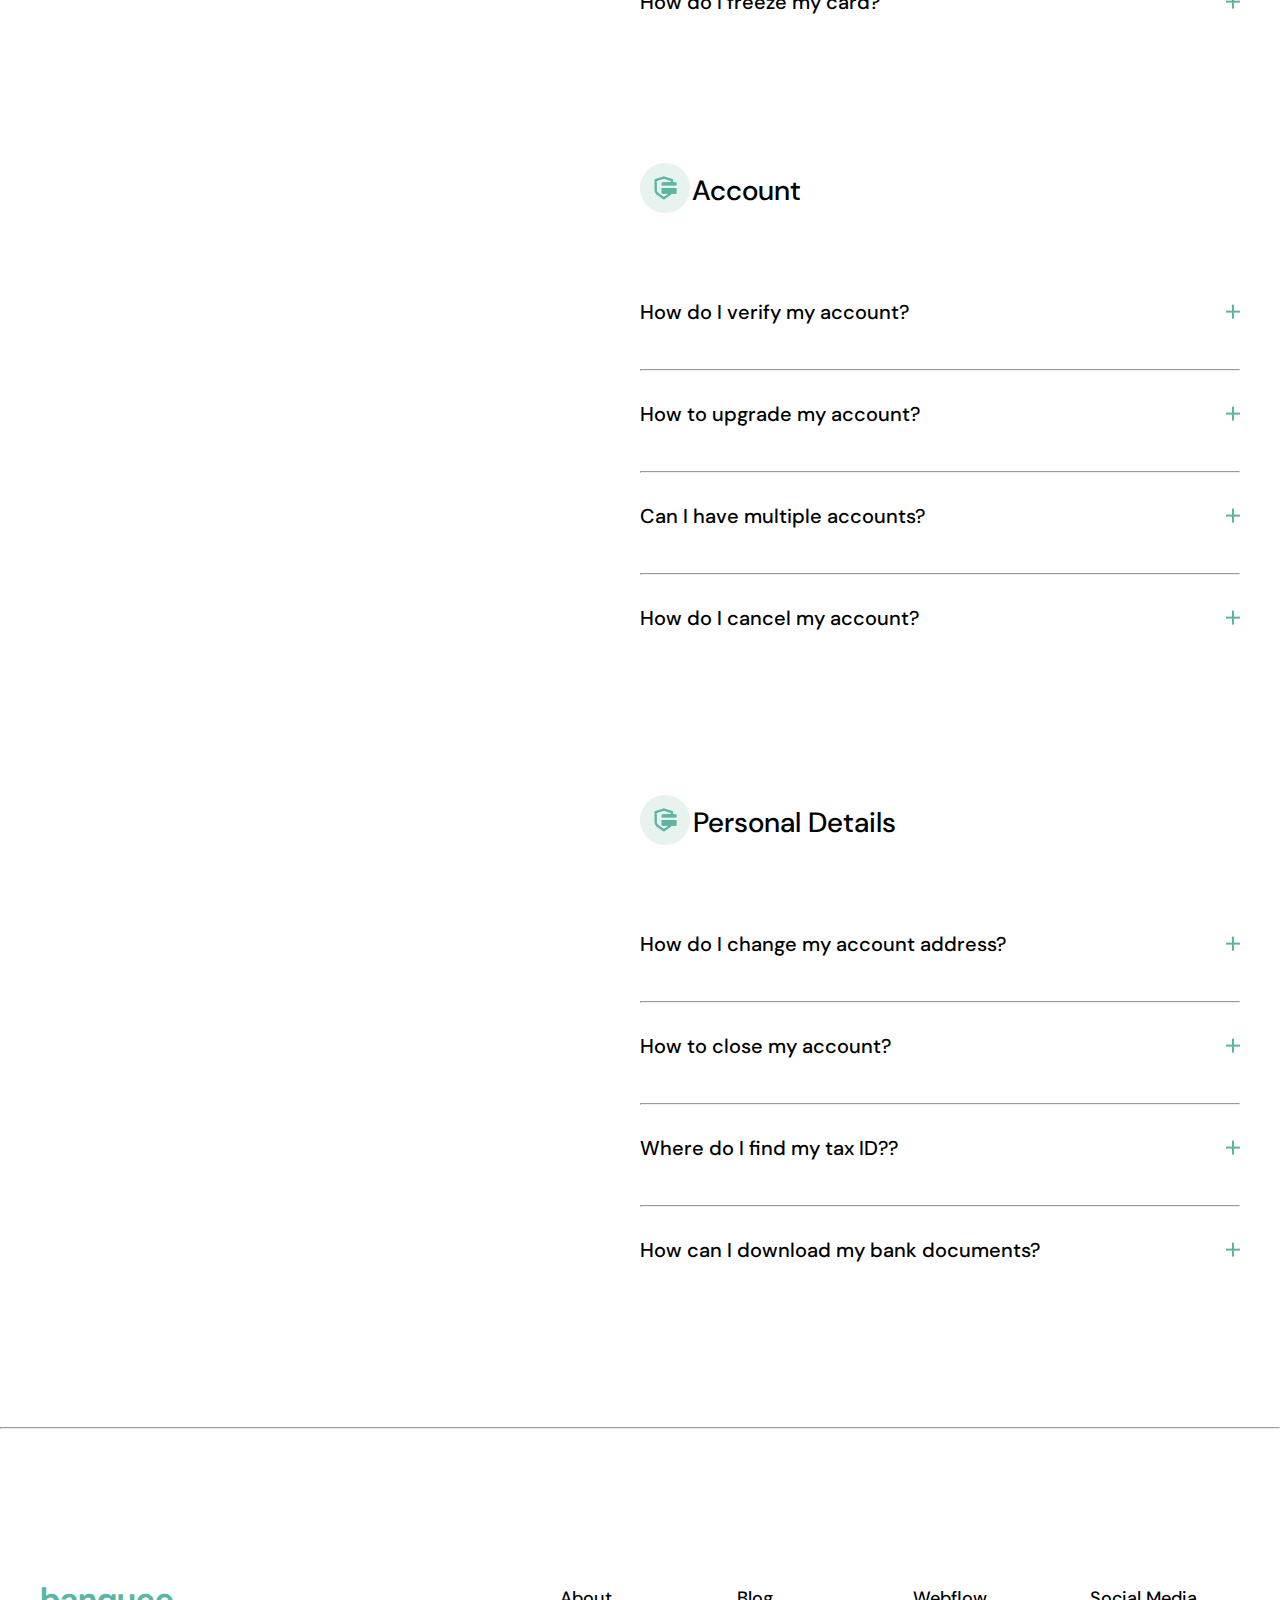
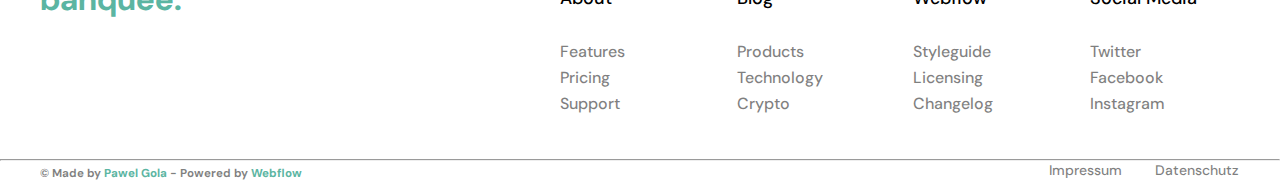
<file: support.html>
<!DOCTYPE html>
 <html lang="en">
 <head>
    <meta charset="UTF-8">
    <meta http-equiv="X-UA-Compatible" content="IE=edge">
    <meta name="viewport" content="width=device-width, initial-scale=1.0">
    <link rel="preconnect" href="https://fonts.googleapis.com">
    <link rel="preconnect" href="https://fonts.gstatic.com" crossorigin>
    <link href="https://fonts.googleapis.com/css2?family=DM+Sans:wght@400;500;700&family=Montserrat&family=Open+Sans:wght@400;500;600;700&display=swap" rel="stylesheet">
    <link rel="stylesheet" href="https://cdn.jsdelivr.net/npm/bootstrap-icons@1.9.1/font/bootstrap-icons.css">
    <title>Support</title>
    <link rel="icon" type="image/x-icon" href="banquee-icon.ico">
    <link rel="stylesheet" href="navigation.css">
    <link rel="stylesheet" href="support.css">
 </head>
 <body>
    <main class="container">
        <main class="main-1">
            <div class="contain-1">
                <nav class="navigation">
                    <div class="nav">
                        <div><a href="index.html" class="logo">banquee.</a></div>
                    </div>
                    <div class="nav-1">
                        <div class="nav-items">                            
                            <div>
                                <a href="features.html" class="nav-link link-1">Features</a>
                            </div>
                            <div>
                                <a href="compare.html" class="nav-link link-2">Compare</a>
                                <i class="bi bi-chevron-down"></i>
                            </div>
                            <div>
                                <a href="support.html" class="nav-link link-3">Support</a>
                            </div>
                            <div>
                                <a href="blog.html" class="nav-link link-4">Blog</a>
                                <i class="bi bi-chevron-down"></i>
                            </div>
                        </div>
                    </div>
                    <div class="nav-2">
                        <div class="nav-items-2">
                            <div>
                                <a href="" class="nav-link-2 link-5">Login</a>
                            </div>
                            <div>
                                <a href="" class="nav-link-2 link-6">Open Acoount</a>
                            </div>
                        </div>
                    </div>
                </nav>
            </div>
        </main>
        <main class="main-2">
            <div class="support-display">
                <div class="support-contain">
                    <div class="support-title">
                        <div class="support-h5">Support</div>
                        <div class="support-h1">How can <br> we help you?</div>
                    </div>
                </div>
                <div class="support-img">
                    <img src="app/support-app.png" alt="">
                </div>
            </div>
        </main>
        <main class="main-3">
            <div class="other-questions">
                <div class="compare-question">
                    <div class="compare-title">
                        <div class="compare-h1">Still have questions?</div>
                        <div class="compare-h5">We are here to help.</div>
                    </div>
                    <div class="compare-contact">
                        <div class="call-img"><img src="badge/call-badge.png" alt=""></div>
                        <div class="number">
                            <div class="call">+49 176 123 456</div>
                            <div class="hotline">Support Hotline</div>
                        </div>
                    </div>
                    <div class="compare-contact">
                        <div class="call-img"><img src="badge/mail-badge.png" alt=""></div>
                        <div class="number">
                            <div class="compare-mail">help@bank.com</div>
                            <div class="support-mail">Support Email</div>
                        </div>
                    </div>
                    <div class="chat">
                        <div class="chat-button"><a href="" class="chat-link">Chat with us</a></div>
                    </div>
                </div>
            </div>
        </main>
        <main class="main-4">
            <div class="catagories">
                <div class="catagory">
                <div class="catagory-h2">Catagories</div>
                <div class="catagory-part">
                    <div><a href="#cards" class="cat-card">Cards</a></div><br>
                    <div><a href="#account" class="cat-account">Account</a></div><br>
                    <div><a href="#detail" class="cat-detail">Personal Details</a></div><br>
                </div>
                </div>
                <div class="questions">
                    <div class="question">
                        <div class="card-icon"><img src="badge/card-badge.png" alt=""></div>
                        <div class="question-h3" id="cards">Cards</div>
                    </div>
                    <div class="flexible-items">
                        <div class="flexible-item">
                            <h5 class="question-h5">How to setup my card?</h5>
                            <img src="icon-img/plus.png" alt="">
                        </div>
                    </div><hr class="hr-1">
                    <div class="flexible-items">
                        <div class="flexible-item">
                            <h5 class="question-h5">How do I create a virtual card?</h5>
                            <img src="icon-img/plus.png" alt="">
                        </div>
                    </div><hr class="hr-1">
                    <div class="flexible-items">
                        <div class="flexible-item">
                            <h5 class="question-h5">How to order an extra card?</h5>
                            <img src="icon-img/plus.png" alt="">
                        </div>
                    </div><hr class="hr-1">
                    <div class="flexible-items">
                        <div class="flexible-item">
                            <h5 class="question-h5">My card will exprise soon. What to do?</h5>
                            <img src="icon-img/cross.png" alt="">
                        </div>
                        <div class="para">Lorem ipsum dolor sit amet, consectetur adipiscing elit, sed do eiusmod tempor incididunt ut labore et dolore magna aliqua. Dui accumsan sit amet nulla facilisi morbi. Eget gravida cum sociis natoque penatibus et magnis dis parturient.</div><hr class="hr-1">
                    </div>
                    <div class="flexible-items question-h5-2">
                        <div class="flexible-item">
                            <h5 class="question-h5 ">How do I freeze my card?</h5>
                            <img src="icon-img/plus.png" alt="">
                        </div>
                    </div>
                </div>
            </div>
        </main>
        <main class="main-5">
            <div class="acc-questions">
                <div class="acc-question">
                    <div class="acc-icon"><img src="badge/card-badge.png" alt=""></div>
                    <div class="acc-question-h3" id="account">Account</div>
                </div><br>
                <div class="acc-flexible-items">
                    <div class="acc-flexible-item">
                        <h5 class="acc-question-h5">How do I verify my account?</h5>
                        <img src="icon-img/plus.png" alt="">
                    </div>
                </div><hr class="hr-1">
                <div class="acc-flexible-items">
                    <div class="acc-flexible-item">
                        <h5 class="acc-question-h5">How to upgrade my account?</h5>
                        <img src="icon-img/plus.png" alt="">
                    </div>
                </div><hr class="hr-1">
                <div class="acc-flexible-items">
                    <div class="acc-flexible-item">
                        <h5 class="acc-question-h5">Can I have multiple accounts?</h5>
                        <img src="icon-img/plus.png" alt="">
                    </div>
                </div><hr class="hr-1">
                <div class="acc-flexible-items">
                    <div class="acc-flexible-item">
                        <h5 class="acc-question-h5">How do I cancel my account?</h5>
                        <img src="icon-img/plus.png" alt="">
                    </div>
            </div>
        </main>
        <main class="main-6">
            <div class="detail-questions">
                <div class="detail-question">
                    <div class="detail-icon"><img src="badge/card-badge.png" alt=""></div>
                    <div class="detail-question-h3" id="detail">Personal Details</div>
                </div><br>
                <div class="detail-flexible-items">
                    <div class="detail-flexible-item">
                        <h5 class="detail-question-h5">How do I change my account address?</h5>
                        <img src="icon-img/plus.png" alt="">
                    </div>
                </div><hr class="hr-1">
                <div class="detail-flexible-items">
                    <div class="detail-flexible-item">
                        <h5 class="detail-question-h5">How to close my account?</h5>
                        <img src="icon-img/plus.png" alt="">
                    </div>
                </div><hr class="hr-1">
                <div class="detail-flexible-items">
                    <div class="detail-flexible-item">
                        <h5 class="detail-question-h5">Where do I find my tax ID??</h5>
                        <img src="icon-img/plus.png" alt="">
                    </div>
                </div><hr class="hr-1">
                <div class="detail-flexible-items">
                    <div class="detail-flexible-item">
                        <h5 class="detail-question-h5">How can I download my bank documents?</h5>
                        <img src="icon-img/plus.png" alt="">
                    </div>
                </div>
            </div>
        </main><hr>
        <footer id="footer">
            <div class="footer">
                <div class="footer-container">
                    <div class="ft-title">banquee.</div>
                    <div class="footer-nav">
                        <div class="ft-nav">
                            <div class="blog-ft-1">About</div>
                            <div class="column">
                                <div class="column-2"><a href=""class="ft-column" >Features</a></div>
                                <div class="column-2"><a href=""class="ft-column" >Pricing</a></div>
                                <div class="column-2"><a href=""class="ft-column" >Support</a></div>
                            </div>
                        </div>
                        <div class="ft-nav">
                            <div class="blog-ft-1">Blog</div>
                            <div class="column">
                                <div class="column-2"><a href=""class="ft-column" >Products</a></div>
                                <div class="column-2"><a href=""class="ft-column" >Technology</a></div>
                                <div class="column-2"><a href=""class="ft-column" >Crypto</a></div>
                            </div>
                        </div>
                        <div class="ft-nav">
                            <div class="blog-ft-1">Webflow</div>
                            <div class="column">
                                <div class="column-2"><a href=""class="ft-column" >Styleguide</a></div>
                                <div class="column-2"><a href=""class="ft-column" >Licensing</a></div>
                                <div class="column-2"><a href=""class="ft-column" >Changelog</a></div>
                            </div>
                        </div>
                        <div class="ft-nav">
                            <div class="blog-ft-1">Social Media</div>
                            <div class="column">
                                <div class="column-2"><a href=""class="ft-column" >Twitter</a></div>
                                <div class="column-2"><a href=""class="ft-column" >Facebook</a></div>
                                <div class="column-2"><a href=""class="ft-column" >Instagram</a></div>
                            </div>
                        </div>
                    </div>
            </div>
            </div>
        </footer><hr>
        <main class="main-7">
            <div class="footer-2">
                <div class="footer-contain">
                    <div class="footer-title-2">
                        <h5>©  Made by <span class="ft-span">Pawel Gola</span> - Powered by <span class="ft-span">Webflow</span></h5>
                    </div>
                    <div class="footer-title-3">
                        <h6 class="footer-h6">Impressum</h6>
                        <h6 class="footer-h6-2">Datenschutz</h6>
                    </div>
                </div>
            </div>
        </main>
    </main>
 </body>
 </html>
</file>
<file: banquee.css>
*{
    margin: 0;
    padding: 0;
    box-sizing: border-box;
    font-family: 'DM Sans', sans-serif;
}
.main-2{
    width: 1200px;
    margin-right: auto;
    margin-left: auto;
    margin-top: 200px;
}
.banking{
    display: flex;
    justify-content: space-between;
    align-items: center;
    margin-bottom: 288px;
}
.bank-title{
    width: 502px;
    height: 190px;
    font-weight: 500;
    font-size: 80px;
    line-height: 110%;
}
.bank-text{
    width: 600px;
    height: 82px;
    font-weight: 500;
    font-size: 22px;
    line-height: 170%;
}
.bank-flex{
    display: flex;
    justify-content: space-between;
    align-items: center;
    width: 492px;
    height: 80px;
    flex-wrap: wrap;   
}
.bank-flex-ft{
    display: flex;
    justify-content: space-between;
    align-items: center;
    gap: 10px;
}
.bi-check2{
    border: 2px solid #86e3cfbc;
    background-color: rgba(158, 220, 206, 0.9);
    color: #5BB5A2;
    border-radius: 50%;
    width: 100px;
}
.bank-title-I{
    width: 137px;
    height: 32px;
    font-weight: 500;
    font-size: 18px;
    line-height: 180%;
}
.bank-title-II{
    width: 179px;
    height: 32px;
    font-weight: 500;
    font-size: 18px;
    line-height: 180%;
}
.bank-title-III{
    width: 142px;
    height: 32px;
    font-weight: 500;
    font-size: 18px;
    line-height: 180%;
}
.bank-title-IV{
    width: 183px;
    height: 32px;
    font-weight: 500;
    font-size: 18px;
    line-height: 180%;
}

.card-img{
    width: 400px;
    height: 578px;
}
.banking-app{
    display: flex;
    justify-content: space-between;
    align-items: center;
}
.banking-app-title-2{
    width: 531px;
    height: 176px;
    font-weight: 500;
    font-size: 70px;
    line-height: 110%;
}
.main-3{
    width: 1200px;
    margin-right: auto;
    margin-left: auto;
    margin-bottom: 200px;
}
.flex-feature{
    display: flex;
    justify-content: space-between;
    align-items: center;
    flex-wrap: wrap;
    width: 530px;
    gap: 10px;
}
.flex-items-2{
    display: flex;
    justify-content: space-between;
    align-items: center;
    border: 2px solid lightslategray;
    border-radius: 5px;
    width: 244px;
    height: 234px;
    padding: 0px 20px;
    margin-bottom: 20px;
}
.feature-title-3{
    font-weight: 500;
    font-size: 35px;
    line-height: 120%;
}
.app-item-5{
    width: 380px;
    height: 940px;
}
.main-4{
    height: 636px;
    background-color: #E8F2EE;
    padding: 20px;
    margin-bottom: 200px;
}
.sub-contain{
    width: 1200px;
    margin-right: auto;
    margin-left: auto;
}
.main-5{
    width: 1200px;
    margin-right: auto;
    margin-left: auto;
    margin-bottom: 200px;
}
.money-trans{
    display: flex;
    justify-content: space-between;
    align-items: center;
    margin-right: auto;
    margin-left: auto;
}
.apple-container{
    display: flex;
    justify-content: space-between;
    align-items: center;
    height: 600px;
}
.money-h1-1{
    width: 560px;
    height: 170px;
    font-weight: 500;
    font-size: 64px;
}
.money-text-2{
    width: 560px;
    height: 72px;
    font-weight: 500;
    font-size: 22px;
}
.transact-flex{
    display: flex;
    justify-content: space-between;
    align-items: center;
    width: 80px;
    height: 40px;
    gap: 5px;
}
.transact-title-I {
    width: 151px;
    height: 32px;
    font-weight: 500;
    font-size: 18px;
}
.transact-title-II{
    width: 97px;
    height: 32px;
    font-weight: 500;
    font-size: 18px;    
}
.transact-title-III{
    width: 145px;
    height: 32px;
    font-weight: 500;
    font-size: 18px;
}
.check-ft-5{
    width: 26px;
    height: 29px;
}
.bi-check-circle-fill{
    color: #77e3cc;
}
.applelogo{
    border: 2px solid #5BB5A2;
    border-radius: 5px;
    background-color: #5BB5A2;
    width: 50px;
    height: 50px;
    padding: 10px;
}
.apple{
    height: 26px;
    width: 21px;
}

.apple-contain{
    display: flex;
    justify-content: space-between;
    align-items: center;
    background-color: white;
    border: 2px solid white;
    border-radius: 5px;
    padding: 16px;
    width: 400px;
    height: 83px;
    margin-bottom: 10px;
}
.apple-h1{
    width: 48px;
    height: 25px;
    font-weight: 500;
    font-size: 18px;
}
.apple-text{
    width: 85px;
    height: 26px;
    font-weight: 500;
    font-size: 15px;
    color: rgb(0, 0, 0, .5);
}
.apple-title{
    width: 222px;
    height: 51px;
}
.saving-ac{
    height: 268px;
    display: flex;
    justify-content: space-between;
    align-items: center;
}
.saving{
    display: flex;
    justify-content: space-between;
    align-items: flex-end;
    width: 1200px;
    padding: 10px;
}
.ac{
    width: 600px;
    height: 256px;
}
.ft-button{
    width: 126px;
}
.saving-title-1{
    width: 600px;
    height: 24px;
    font-weight: 500;
    font-size: 20px;
}
.saving-title-2{
    width: 600px;
    height: 155px;
    font-weight: 500;
    font-size: 60px;
}
.saving-text{
    width: 600px;
    font-weight: 500;
    font-size: 20px;
}
.ft-link{
    text-decoration: none;
    color: #5BB5A2;
}
.bi-arrow-right{
    color: #5BB5A2;
}
.saving-features{
    display: flex;
    justify-content: space-between;
    align-items: center;
    width: 1200px;
    height: 280px;
}
.features-items{
    display: flex;
    justify-content: space-between;
    align-items: center;
    width: 214px;
    height: 180px;
    gap: 30px;
}
.feature-item{
    width: 180px;
    height: 180px;
    margin-bottom: 10px;
}
.features-logo-1{
    width: 180px;
    height: 180px;
    background-color: #E8F2EE;
    border: 2px solid #E8F2EE;
    border-radius: 10px;
    padding: 60px;
}
.features-logo-2{
    width: 180px;
    height: 180px;
    background-color: #F1DFDF;
    border: 2px solid #F1DFDF;
    border-radius: 10px;
    padding: 50px;
    margin-bottom: 25px;
}
.features-logo-3{
    width: 180px;
    height: 180px;
    background-color: #DFE1F1;
    border: 2px solid #DFE1F1;
    border-radius: 10px;
    padding: 65px;
}
.features-logo-4{
    width: 180px;
    height: 180px;
    background-color: #DFEBF1;
    border: 2px solid #DFEBF1;
    border-radius: 10px;
    padding: 60px;
}
.features-logo-5{
    width: 185px;
    height: 190px;
    background-color: white;
    padding: 70px;
    padding-top: 75px;
}

.title-8{
    width: 180px;
    height: 24px;
}
.feature-text{
    font-weight: 500;
    font-size: 20px;
}
.features-descp{
    font-weight: 500;
    font-size: 14px;
    color: rgb(0, 0, 0, .5);
}
.notify-text{
    width: 539px;
    height: 96px;
    font-weight: 500;
    font-size: 18px;
}
.main-6{
    width: 1200px;
    margin-left: auto;
    margin-right: auto;
    margin-bottom: 200px;
}
.notify{
    display: flex;
    justify-content: space-between;
    align-items: center;
}
.notify-h5{
    width: 540px;
    height: 24px;
    font-weight: 500;
    font-size: 20px;
}
.notify-h1{
    width: 538.65px;
    height: 80px;
    font-weight: 500;
    font-size: 64px;
}
.b-contain{
    display: flex;
    justify-content: space-between;
    align-items: center;
    width: 500px;
    height: 82px;
    margin-bottom: 15.96px;
    background-color: #F8F8F8;
}
.b-logo{
    width: 50px;
    height: 50px;
    border: 2px solid #5BB5A2;
    border-radius: 10px;
    background-color: #5BB5A2;
    color: white;
    padding: 5px;
    padding-left: 10px;
}
.b-logo-1{
    width: 26px;
    height: 25px;
    font-size: 30px;
}
.banko-h1{
    width: 400px;
    height: 20px;
    font-weight: 700;
    font-size: 19.9501px;
    margin-bottom: 5px;
}
.banko-p{
    width: 400px;
    height: 26px;
    font-weight: 500;
    font-size: 16px;
}
.title-1{
    width: 425px;
    height: 50px;
}
.b-container{
    width: 470px;
}
.compare{
    margin-top: 20px;
}
.compare-bttn{
    text-decoration: none;
    color: #5BB5A2;
}
.pay{
    display: flex;
    justify-content: space-between;
    align-items: center;
    width: 635px;
    height: 60px;
}
.payment{
    display: flex;
    justify-content: center;
    align-items: center;
    flex-direction: row;
    background-color: #f8f8f8;
    padding: 18px;
    width: 146px;
    height: 70px;
}
.payment-2{
    display: flex;
    justify-content: center;
    align-items: center;
    flex-direction: row;
    background-color: #f8f8f8;
    padding: 35px;
    width: 136px;
    height: 70px;
}
.pay-2{
    display: flex;
    justify-content: space-between;
    align-items: center;
    width: 870px;
    height: 60px;
}
.shop-img{
    margin-bottom: 100px;
}
.tools{
    display: flex;
    justify-content: space-between;
    align-items: center;
    width: 1200px;
    height: 280px;
}
.tools-check{
    width: 345px;
    height: 25px;
}
.main-7{
    width: 1200px;
    margin-left: auto;
    margin-right: auto;
    margin-bottom: 200px;
}
.tool{
    width: 539px;
    height: 252px;
}
.tools-h5{
    width: 539px;
    height: 24px;
    font-weight: 500;
    font-size: 20px;
}
.tools-h1{
    width: 539px;
    height: 179px;
    font-weight: 500;
    font-size: 64px;
}
.tools-descp{
    width: 538.65px;
    height: 64px;
    font-weight: 500;
    font-size: 17.9551px;
}
.tools-ft-1{
    display: flex;
    justify-content: space-between;
    align-items: center;
    width: 323px;
    height: 40px;
    margin-bottom: 20px;
}
.tools-ft-2{
    display: flex;
    justify-content: space-between;
    align-items: center;
    width: 194px;
    height: 40px;
    margin-bottom: 20px;
}
.tools-ft-3{
    display: flex;
    justify-content: space-between;
    align-items: center;
    width: 215px;
    height: 40px;
    
}
.tool-title-1{
    width: 289px;
    height: 32px;
    font-weight: 500;
    font-size: 18px;
}
.tool-title-2{
    width: 156px;
    height: 32px;
    font-weight: 500;
    font-size: 18px;
}
.tool-title-3{
    width: 179px;
    height: 32px;
    font-weight: 500;
    font-size: 18px;
}
.main-8{
    width: 1200px;
    margin-left: auto;
    margin-right: auto;
    margin-bottom: 200px;
}
.acc{
    background-color: white;
    width: 800px;
    text-align: center;
    margin-left: auto;
    margin-right: auto;
}
.acc-h5{
    width: 800px;
    height: 24px;
    font-weight: 500;
    font-size: 20px;
}
.acc-h1{
    width: 493px;
    height: 176px;
    font-weight: 500;
    font-size: 70px;
    margin-left: auto;
    margin-right: auto;
    margin-bottom: 20px;
}
.acc-decp{
    width: 487px;
    height: 72px;
    font-weight: 400;
    font-size: 20px;
    margin-left: auto;
    margin-right: auto;
}
.cards-img{
    position: relative;
    height: 540px;
}
.card-1{
    left: 350px;
    top: 5px;
    position: absolute;
}
.card-2{
    position: absolute;
    left: 350px;
    top: 100px;
}
.card-3{
    position: absolute;
    left: 350px;
    top: 200px;
}
.payment-link{
    display: flex;
    justify-content: center;
    align-items: center;
    gap: 5px;
    width: 1200px;
    height: 50px;
}
.pay-bttn-1{
    width: 151px;
    height: 50px;
    background: #5BB5A2;
    border-radius: 6px;
    padding: 16px 24px;
}
.pay-link-1{
    text-decoration: none;
    width: 118px;
    height: 18px;
    font-weight: 500;
    font-size: 15px;
    color: white;
}
.pay-bttn-2{
    height: 50px;
    border: 1px solid rgb(0, 0, 0, .5);
    border-radius: 6px;
    padding: 16px 24px;
}
.pay-link-2{
    text-decoration: none;
    width: 128px;
    height: 18px;
    font-weight: 500;
    font-size: 15px;
    color: #1A191E;
}
.main-9{
    width: 1200px;
    margin-left: auto;
    margin-right: auto;
    margin-bottom: 200px;
}
.rating{
    height: 180px;
    display: flex;
    justify-content: space-between;
    align-items: flex-end;
}
.rating-h5{
    width: 600px;
    height: 24px;
    font-weight: 500;
    font-size: 20px;
}
.rating-h1{
    width: 600px;
    height: 166px;
    font-weight: 500;
    font-size: 64px;
}
.rating-title{
    width: 600px;
    height: 180px;
}
.rated{
    display: flex;
    justify-content: space-between;
    align-items: center;
    gap: 5px;
    width: 320px;
    height: 40px;
}
.bi-star-fill{
    color: #5BB5A2;
    background-color: rgba(158, 220, 206, 0.8);
    border-radius: 50%;
    padding: 4px;
}
.user{
    width: 288px;
    height: 23px;
}
.rate{
    color: #5BB5A2;
}
.customer{
    width: 1200px;
    height: 878px;
    margin-left: auto;
    margin-right: auto;
    display: flex;
    justify-content: space-between;
    align-items: center;
    flex-wrap: wrap;
}
.star{
    display: flex;
    justify-content: flex-start;
    align-items: center;
    height: 30px;
    margin-bottom: 10px;
}
.flex-rate-1{
    border: 2px solid rgb(0, 0, 0, .2);
    border-radius: 10px;
    width: 379px;
    height: 373px;
    padding: 32px;
}
.rate-h2{
    width: 315px;
    height: 68px;
    font-weight: 500;
    font-size: 28px;
    margin-bottom: 10px;
}
.rate-h2-2{
    width: 315px;
    height: 40px;
    font-weight: 500;
    font-size: 28px;
}
.rate-p1{
    width: 315px;
    height: 130px;
    font-weight: 500;
    font-size: 16px;
    margin-bottom: 16px;
}
.rate-p2{
    width: 315px;
    height: 130px;
    font-weight: 500;
    font-size: 16px;
}
.name-1{
    width: 315px;
    height: 25px;
    font-weight: 500;
    font-size: 18px;
}
.name-h5{
    color: rgba(26, 25, 30, 0.5);
    width: 315px;
    height: 22px;
    font-weight: 500;
    font-size: 14px;
}
.flex-rate-2{
    border: 2px solid rgb(0, 0, 0, .2);
    border-radius: 10px;
    width: 379px;
    height: 477px;
    padding: 32px;
    margin-top: 100px;
}
.flex-rate-3{
    border: 2px solid rgb(0, 0, 0, .2);
    border-radius: 10px;
    width: 379px;
    height: 373px;
    padding: 32px;
}
.flex-rate-4{
    border: 2px solid rgb(0, 0, 0, .2);
    border-radius: 10px;
    width: 379px;
    height: 399px;
    padding: 32px;
    margin-top: -128px;
}
.flex-rate-5{
    border: 2px solid rgb(0, 0, 0, .2);
    border-radius: 10px;
    width: 379px;
    height: 373px;
    padding: 32px;
    margin-top: 50px;
}
.flex-rate-6{
    border: 2px solid rgb(0, 0, 0, .2);
    border-radius: 10px;
    width: 379px;
    height: 373px;
    padding: 32px;
    margin-top: -142px;
}
.name{
    margin-top: 20px;
}
.name-2{
    margin-top: 85px;
}
.main-10{
    width: 1200px;
    height: 625px;
    margin-bottom: 200px;
    margin-left: auto;
    margin-right: auto;
}
.mobile-app{

    background: #5BB5A2;
    border-radius: 20px;
    padding: 100px 76px;
    display: flex;
    justify-content: space-between;
    align-items: center;
}
.app-contain{
    width: 510px;
    height: 220px;
}
.app-title{
    width: 510px;
    height: 162px;
    font-weight: 500;
    font-size: 64px;
    color: white;
}
.app-text{
    width: 524px;
    height: 64px;
    font-weight: 500;
    font-size: 18px;
    color: white;
}
.app-flex{
    width: 367px;
}
.app-flex{
    display: flex;
    justify-content: space-between;
    align-items: center;
    width: 367px;
    height: 68px;
    flex-wrap: wrap;
    color: white;
}
.app-ft{
    display: flex;
    justify-content: space-between;
    align-items: center;
    gap: 10px;
}
.mobile-app-img{
    height: 426px;
}
.app-img{
    width: 400px;
    height: 526px;
}
.store{
    display: flex;
    justify-content: space-between;
    align-items: center;
    width: 340px;
    height: 110px;
    gap: 5px;
}
.app-store{
    width: 149px;
   height: 51px;
}
.play-store{
    width: 169px;
    height: 50px;
}
.main-11{
    width: 1200px;
    margin-left: auto;
    margin-right: auto;
}
.contact{
    width: 600px;
    height: 554px;
}
.contact-h1{
    width: 600px;
    height: 70px;
    font-weight: 500;
    font-size: 64px;
    margin-bottom: 40px;
}
.social{
    margin-bottom: 30px;
}
.img{
    background: #E8F2EE;
    border-radius: 50%;
    width: 50px;
    height: 50px;
    padding: 14px;
}
.phone{
    width: 21px;
    height: 21px;
}
.social{
    display: flex;
    justify-content: space-between;
    align-items: center;
    width: 389px;
    height: 51px;
}
.number{
    width: 315px;
    height: 25px;
    font-weight: 500;
    font-size: 18px;
}
.email{
    width: 315px;
    height: 25px;
    font-weight: 500;
    font-size: 18px;
}
.support{
    width: 315px;
    height: 22px;
    font-weight: 500;
    font-size: 14px;
    color: rgb(0, 0, 0, .5);
}
.support-link-2{
    text-decoration: none;
    color: #5BB5A2;
}
.contact-us{
    display: flex;
    justify-content: space-between;
    align-items: center;
}
.questions{
    width: 600px;
    height: 586px;
}
.flexible-items{
    width: 600px;
    height: 70px;
}
.flexible-item{
    display: flex;
    justify-content: space-between;
    align-items: center;
    margin-bottom: 20px;
}
.question-h5{
    width: 560px;
    height: 24px;
    font-weight: 500;
    font-size: 20px;
}
.para{
    width: 600px;
    height: 104px;
    font-weight: 500;
    font-size: 16px;
    color: rgb(0, 0, 0, .5);
}
hr{
    width: 1380px;
    color: rgb(0, 0, 0, .5);
    margin-bottom: 30px;
}
.hr-1{
    width: 600px;
    color: rgb(0, 0, 0, .5);
}
.question-h5-2{
    margin-top: 100px;
}
.main-12{
    width: 1200px;
    margin-left: auto;
    margin-right: auto;
    margin-bottom: 20px;
}
.blog-container{
    height: 771px;
}
.blog{
    display: flex;
    justify-content: space-between;
    align-items: center;
    width: 1200px;
    height: 180px;
}
.blog-h1{
    width: 540px;
    height: 80px;
    font-weight: 500;
    font-size: 64px;
}
.article-link{
    text-decoration: none;
    color: #5BB5A2;
}
.blog-2{
    display: flex;
    justify-content: space-between;
    align-items: center;
    width: 1200px;
    margin-bottom: 50px;
}
.blog-img{
    width: 320px;
    height: 320px;
    border-radius: 10px;
    margin-bottom: 50px;
}
.blog-2-h1{
    width: 378px;
    height: 80px;
    font-weight: 500;
    font-size: 28px;
}
.blog-para{
    width: 378px;
    height: 104px;
    font-weight: 500;
    font-size: 16px;
}
.blog-flex{
    display: flex;
    justify-content: space-between;
    align-items: center;
    width: 170px;
    height: 31px;
}
.blog-h5{
    width: 49px;
    height: 23px;
    font-weight: 500;
    font-size: 13px;
}
.blog-h5-2{
    width: 73px;
    height: 23px;
    font-weight: 500;
    font-size: 13px;
}
#footer{
    width: 1200px;
    margin-left: auto;
    margin-right: auto;
}
.footer-container{
    display: flex;
    justify-content: space-between;
    align-items: center;
    height: 330px;
}
.ft-title{
    width: 139px;
    height: 32px;
    font-weight: 700;
    font-size: 32px;
    color: #5BB5A2;
}
.footer-nav{
    width: 680px;
    height: 167px;
    margin-top: 150px;
    display: flex;
    justify-content: space-between;
    align-items: center;
}
.ft-nav{
    width: 150px;
    height: 167px;
}
.blog-ft-1{
    width: 150px;
    height: 25px;
    font-weight: 500;
    font-size: 18px;
    margin-bottom: 30px;
}
.column{
    width: 150px;
    height: 110px;
}
.ft-column{
    width: 67px;
    height: 26px;
    font-weight: 500;
    font-size: 16px;
    color: rgb(0, 0, 0, .5);
    text-decoration: none;
}
.column-2{
    margin-bottom: 5px;
}
.footer-contain{
    display: flex;
    justify-content: space-between;
    align-items: center;
    height: 22px;
    color: rgb(0, 0, 0, .5);
}
.ft-span{
    color: #5BB5A2;
}
.footer-title-3{
    display: flex;
    justify-content: space-between;
    align-items: center;
    width: 191px;
    height: 15px;
}
.footer-h6{
    width: 74px;
    height: 22px;
    font-weight: 500;
    font-size: 14px;
}
.footer-h6-2{
    width: 85px;
    height: 22px;
    font-weight: 500;
    font-size: 14px;
}
.footer-title-2{
    width: 311px;
    height: 22px;
    font-weight: 500;
    font-size: 14px;
}
.main-13{
    width: 1200px;
    margin-left: auto;
    margin-right: auto;
}
.footer-hr{
    margin-bottom: 2px;
}
</file>
<file: navigation.css>
*{
    margin: 0;
    padding: 0;
    box-sizing: border-box;
    font-family: 'DM Sans', sans-serif;
}
.main-1{
    margin-right: auto;
    margin-left: auto;
    width: 1200px;
}
.contain-1{
    display: flex;
    justify-content: space-between;
    align-items: center;
    padding: 24px 0px 24px 0px;
}
.navigation{
    display: flex;
    justify-content: space-between;
    align-items: center;
    width: 1200px; 
}
.nav{
    display: flex;
    justify-content: space-between;
    align-items: center;
    height: 43px;
}
.nav-1{
    display: flex;
    justify-content: space-between;
    align-items: center;
    height: 43px;
}
.nav-2{
    display: flex;
    justify-content: space-between;
    align-items: center;
    height: 43px;
}
.logo{
    width: 139px;
    height: 32px;
    font-weight: 700;
    font-size: 32px;
    color: #5BB5A2;
    text-decoration: none;
}
.nav-items{
    display: flex;
    justify-content: center;
    align-items: center;
    gap: 20px;
}
.nav-link{
    text-decoration: none;
    color: #1A191E; 
}
.link-1{
    width: 67px;
    height: 27px;
}
.link-2{
    width: 70px;
    height: 27px;
}
.link-3{
    width: 62px;
    height: 27px;
}
.link-4{
    width: 34px;
    height: 27px;
}
.nav-items-2{
    display: flex;
    justify-content: center;
    align-items: center;
    gap: 10px;
}
.nav-link-2{
    text-decoration: none;
}
.link-5{
    color: #5BB5A2;
}
.link-6{
    border: 2px solid #5BB5A2;
    border-radius: 10px;
    background-color: #5BB5A2;
    color: white;
    padding: 12px;
}
</file>
<file: blog.css>
*{
    margin: 0;
    padding: 0;
    box-sizing: border-box;
    font-family: 'DM Sans', sans-serif;
}
.main-2{
    width: 1200px;
    margin-left: auto;
    margin-right: auto;
    padding: 80px;
    margin-bottom: 30px;
}
.blog-hero{
    display: flex;
    justify-content: center;
    align-items: center;
}
.blog-h1{
    width: 215px;
    height: 115px;
    font-weight: 500;
    font-size: 96px;
    line-height: 120%;
}
.main-3{
    width: 1200px;
    margin-left: auto;
    margin-right: auto;
    margin-bottom: 100px;
}
.blog-navigation{
    width: 412px;
    height: 31px;
    display: flex;
    flex-direction: row;
    align-items: center;
    justify-content: space-between;
    margin-bottom: 60px;
}
.blog-nav-1{
    width: 95px;
    height: 25px;
    font-weight: 500;
    font-size: 18px;
    line-height: 140%;
}
.nav-contain{
    width: 300px;
    display: flex;
    flex-direction: row;
    align-items: center;
    justify-content: space-between;
}
.blog-nav{
    background-color: #F8F8F8;
    padding: 10px;
    border-radius: 4px;
}
.blog-link{
    text-decoration: none;
    color: black;
}
.blog-2{
    display: flex;
    justify-content: space-between;
    align-items: center;
    flex-wrap: wrap;
    width: 1200px;
    height: 1350px;
    margin-bottom: 50px;
}
.blog-img{
    width: 320px;
    height: 320px;
    border-radius: 10px;
    margin-bottom: 50px;
}
.blog-2-h1{
    width: 378px;
    height: 80px;
    font-weight: 500;
    font-size: 28px;
}
.blog-para{
    width: 378px;
    height: 104px;
    font-weight: 500;
    font-size: 16px;
}
.blog-flex{
    display: flex;
    justify-content: space-between;
    align-items: center;
    width: 170px;
    height: 31px;
}
.blog-h5{
    width: 49px;
    height: 23px;
    font-weight: 500;
    font-size: 13px;
}
.blog-h5-2{
    width: 73px;
    height: 23px;
    font-weight: 500;
    font-size: 13px;
}
#footer{
    width: 1200px;
    margin-left: auto;
    margin-right: auto;
}
.footer-container{
    display: flex;
    justify-content: space-between;
    align-items: center;
    height: 330px;
}
.ft-title{
    width: 139px;
    height: 32px;
    font-weight: 700;
    font-size: 32px;
    color: #5BB5A2;
}
.footer-nav{
    width: 680px;
    height: 167px;
    margin-top: 150px;
    display: flex;
    justify-content: space-between;
    align-items: center;
}
.ft-nav{
    width: 150px;
    height: 167px;
}
.blog-ft-1{
    width: 150px;
    height: 25px;
    font-weight: 500;
    font-size: 18px;
    margin-bottom: 30px;
}
.column{
    width: 150px;
    height: 110px;
}
.ft-column{
    width: 67px;
    height: 26px;
    font-weight: 500;
    font-size: 16px;
    color: rgb(0, 0, 0, .5);
    text-decoration: none;
}
.column-2{
    margin-bottom: 5px;
}
.footer-contain{
    display: flex;
    justify-content: space-between;
    align-items: center;
    height: 22px;
    color: rgb(0, 0, 0, .5);
}
.ft-span{
    color: #5BB5A2;
}
.footer-title-3{
    display: flex;
    justify-content: space-between;
    align-items: center;
    width: 191px;
    height: 22px;
}
.footer-h6{
    width: 74px;
    height: 22px;
    font-weight: 500;
    font-size: 14px;
}
.footer-h6-2{
    width: 85px;
    height: 22px;
    font-weight: 500;
    font-size: 14px;
}
.footer-title-2{
    width: 311px;
    height: 15px;
    font-weight: 500;
    font-size: 14px;
}
.main-4{
    width: 1200px;
    margin-left: auto;
    margin-right: auto;
}
</file>
<file: compare.css>
*{
    margin: 0;
    padding: 0;
    box-sizing: border-box;
    font-family: 'DM Sans', sans-serif;
}
.main-2{
    background-color: #E8F2EE;
    height: 472px;
    margin-bottom: 100px;
}
.compare-cards{
    width: 1200px;
    margin-left: auto;
    margin-right: auto;
    height: 430px;
    display: flex;
    justify-content: space-between;
    align-items: center;
}
.cards-contain{
    width: 700px;
    height: 180px;
}
.h5-card{
    height: 24px;
    font-weight: 500;
    font-size: 20px;
    line-height: 120%;
}
.h1-card{
    height: 176px;
    font-weight: 500;
    font-size: 80px;
    line-height: 110%;
}
.main-3{
    width: 1200px;
    margin-left: auto;
    margin-right: auto;
    margin-bottom: 100px;
}
.cards-img{
    width: 512px;
    height: 225px;
    bottom: 0px;
}
.credit-cards{
    display: flex;
    justify-content: flex-end;
    align-items: center;
    width: 1200px;
    height: 448px;
    gap: 25px;
}
.credit-h5{
    width: 250px;
    height: 24px;
    text-align: center;
    font-weight: 500;
    font-size: 20px;
    line-height: 120%;
}
.credit-span{
    width: 56px;
    height: 22px;
    background-color: #E8F2EE;
    padding: 2px;
    border-radius: 2px;
    color:#5BB5A2;
    font-weight: 500;
    font-size: 12px;
    line-height: 180%;
}
.credit-h4{
    width: 250px;
    height: 40px;
    font-weight: 700;
    font-size: 40px;
    line-height: 100%;
    text-align: center;
}
.h4-span{
    width: 79px;
    height: 26px;
    font-weight: 500;
    font-size: 16px;
    line-height: 160%;
    color: rgb(0, 0, 0, .5);
}
.credit-p{
    width: 275px;
    height: 52px;
    font-weight: 500;
    font-size: 16px;
    line-height: 160%;
    text-align: center;
    color: rgb(0, 0, 0, .5);
}
.banquee-credit{
    width: 290px;
    height: 190px;
}
.credit-button{
    background-color: #5BB5A2;
    width: 290px;
    height: 39px;
    border-radius: 10px;
    text-align: center;
    padding-top: 11px;
}
.credit-link{
    text-decoration: none;
    text-align: center;
    color: white;
}
.main-4{
    width: 1200px;
    margin-left: auto;
    margin-right: auto;
    margin-bottom: 150px;
}
.table-hr{
    margin-bottom: 30px;
}
.credit-card-table{
    width: 1200px;
    height: 472px;
}
.h5-table{
    width: 111px;
    height: 24px;
    font-weight: 500;
    font-size: 20px;
    line-height: 120%;
}
.credit-row{
    display: flex;
    justify-content: space-between;
    align-items: center;
    margin-bottom: 30px;
}
.credit-column-1{
    display: flex;
    justify-content: space-between;
    align-items: center;
    width: 325px;   
}
.table-h3{
    width: 260px;
    font-weight: 500;
    font-size: 20px;
    line-height: 140%;
    height: 25px;
}
.table-p{
    font-weight: 500;
    font-size: 14px;
    line-height: 160%;
    color: rgb(0, 0, 0, .5);
}
.credit-column-2{
    width: 260px;
    text-align: center;
    font-weight: 500;
    font-size: 16px;
    line-height: 160%;
}
.credit-column-3{
    width: 260px;
    text-align: center;
    font-weight: 500;
    font-size: 16px;
    line-height: 160%;
}
.credit-column-4{
    width: 260px;
    text-align: center;
    font-weight: 500;
    font-size: 16px;
    line-height: 160%;
}
.main-5{
    width: 1200px;
    margin-left: auto;
    margin-right: auto;
    margin-bottom: 100px;
}
.bank-account-table{
    width: 1200px;
    height: 472px;
}
.bank-table-h5{
    width: 132px;
    height: 24px;
    font-weight: 500;
    font-size: 20px;
    line-height: 120%;
}
.bank-row{
    display: flex;
    justify-content: space-between;
    align-items: center;
    margin-bottom: 30px;
}
.bank-column-1{
    display: flex;
    justify-content: space-between;
    align-items: center;
    width: 325px;   
}
.bank-table-h3{
    width: 260px;
    font-weight: 500;
    font-size: 20px;
    line-height: 140%;
    height: 25px;
}
.bank-table-p{
    font-weight: 500;
    font-size: 14px;
    line-height: 160%;
    color: rgb(0, 0, 0, .5);
}
.bank-column-2{
    width: 260px;
    text-align: center;
    font-weight: 500;
    font-size: 16px;
    line-height: 160%;
}
.bank-column-3{
    width: 260px;
    text-align: center;
    font-weight: 500;
    font-size: 16px;
    line-height: 160%;
}
.bank-column-4{
    width: 260px;
    text-align: center;
    font-weight: 500;
    font-size: 16px;
    line-height: 160%;
}
.main-6{
    width: 1200px;
    margin-left: auto;
    margin-right: auto;
    margin-bottom: 100px;
}
.ft-account-table{
    width: 1200px;
    height: 472px;
}
.ft-table-h5{
    width: 140px;
    height: 24px;
    font-weight: 500;
    font-size: 20px;
    line-height: 120%;
}
.ft-row{
    display: flex;
    justify-content: space-between;
    align-items: center;
    margin-bottom: 30px;
}
.ft-column-1{
    display: flex;
    justify-content: space-between;
    align-items: center;
    width: 325px;   
}
.ft-table-h3{
    width: 260px;
    font-weight: 500;
    font-size: 20px;
    line-height: 140%;
    height: 25px;
}
.ft-table-p{
    font-weight: 500;
    font-size: 14px;
    line-height: 160%;
    color: rgb(0, 0, 0, .5);
}
.ft-column-2{
    width: 260px;
    text-align: center;
    font-weight: 500;
    font-size: 16px;
    line-height: 160%;
}
.ft-column-3{
    width: 260px;
    text-align: center;
    font-weight: 500;
    font-size: 16px;
    line-height: 160%;
}
.ft-column-4{
    width: 260px;
    text-align: center;
    font-weight: 500;
    font-size: 16px;
    line-height: 160%;
}
.main-7{
    width: 1200px;
    margin-left: auto;
    margin-right: auto;
    margin-bottom: 100px;
}
.other-questions{
    background-color: #5BB5A2;
    padding: 32px;
    width: 1200px;
    height: 130px;
    border-radius: 8px;
}
.compare-question{
    display: flex;
    justify-content: space-between;
    align-items: center;
}
.compare-title{
    width: 353px;
    height: 66px;
    color: white;
}
.compare-h1{
    width: 353px;
    height: 34px;
    font-weight: 500;
    font-size: 28px;
    line-height: 120%;
}
.compare-h5{
    width: 172px;
    height: 32px;
    font-weight: 500;
    font-size: 18px;
    line-height: 180%;
}
.compare-contact{
    width: 183px;
    height: 47px;
    display: flex;
    justify-content: space-between;
    align-items: center;
}
.number{
    width: 135px;
    color: white;
}
.call{
    width: 140px;
    height: 25px;
    font-weight: 500;
    font-size: 18px;
    line-height: 140%;
}
.hotline{
    width: 106px;
    height: 22px;
    font-weight: 500;
    font-size: 14px;
    line-height: 160%;
}
.compare-mail{
    width: 133px;
    height: 25px;
    font-weight: 500;
    font-size: 18px;
    line-height: 140%;
}
.support-mail{
    width: 94px;
    height: 22px;
    font-weight: 500;
    font-size: 14px;
    line-height: 160%;
}
.chat-button{
    width: 149px;
    height: 50px;
    background-color: black;
    padding: 15px;
    text-align: center;
    border-radius: 6px;
}
.chat-link{
    width: 101px;
    height: 18px;
    font-weight: 500;
    font-size: 18px;
    line-height: 100%;
    color: white;
    text-decoration: none;
}
#footer{
    width: 1200px;
    margin-left: auto;
    margin-right: auto;
}
.footer-container{
    display: flex;
    justify-content: space-between;
    align-items: center;
    height: 330px;
}
.ft-title{
    width: 139px;
    height: 32px;
    font-weight: 700;
    font-size: 32px;
    color: #5BB5A2;
}
.footer-nav{
    width: 680px;
    height: 167px;
    margin-top: 150px;
    display: flex;
    justify-content: space-between;
    align-items: center;
}
.ft-nav{
    width: 150px;
    height: 167px;
}
.blog-ft-1{
    width: 150px;
    height: 25px;
    font-weight: 500;
    font-size: 18px;
    margin-bottom: 30px;
}
.column{
    width: 150px;
    height: 110px;
}
.ft-column{
    width: 67px;
    height: 26px;
    font-weight: 500;
    font-size: 16px;
    color: rgb(0, 0, 0, .5);
    text-decoration: none;
}
.column-2{
    margin-bottom: 5px;
}
.footer-contain{
    display: flex;
    justify-content: space-between;
    align-items: center;
    height: 22px;
    color: rgb(0, 0, 0, .5);
}
.ft-span{
    color: #5BB5A2;
}
.footer-title-3{
    display: flex;
    justify-content: space-between;
    align-items: center;
    width: 191px;
    height: 22px;
}
.footer-h6{
    width: 74px;
    height: 22px;
    font-weight: 500;
    font-size: 14px;
}
.footer-h6-2{
    width: 85px;
    height: 22px;
    font-weight: 500;
    font-size: 14px;
}
.footer-title-2{
    width: 311px;
    height: 15px;
    font-weight: 500;
    font-size: 14px;
}
.main-8{
    width: 1200px;
    margin-left: auto;
    margin-right: auto;
}
</file>
<file: features.css>
*{
    margin: 0;
    padding: 0;
    box-sizing: border-box;
    font-family: 'DM Sans', sans-serif;
}
.main-2{
    background-color: #E8F2EE;
    height: 868px;
    padding-top: 128px;
    margin-bottom: 160px;
}
.card-features{
    width: 800px;
    height: 290px;
    margin-left: auto;
    margin-right: auto;
    margin-bottom: 100px;
}
.card-ft{
    display: flex;
    justify-content: center;
    align-items: center;
    flex-direction: column;
    text-align: center;
    height: 208px;
}
.card-ft-h2{
    font-weight: 500;
    font-size: 20px;
    height: 24px;
}
.card-ft-h1{
    font-weight: 500;
    font-size: 80px;
    height: 88px;
    margin-bottom: 10px;
}
.card-ft-p{
    font-weight: 500;
    font-size: 20px;
    height: 72px;
}
.cards-button{
    display: flex;
    justify-content: space-evenly;
    align-items: center;
    flex-direction: row;
    width: 358px;
    height: 50px;
    margin-left: auto;
    margin-right: auto;
    gap: 5px;
}
.account-card{
    background-color: #5BB5A2;
    padding: 16px 24px;
    border-radius: 5px;
    font-weight: 500;
    font-size: 18px;
}
.account-button{
    text-decoration: none;
    color: white;
}
.compare-card{
    font-weight: 500;
    font-size: 18px;
}
.compare-bttn{
    text-decoration: none;
    color: #5BB5A2;
}
.bi-arrow-right{
    color: #5BB5A2;
}
.cards-pic{
    display: flex;
    justify-content: space-between;
    align-items: center;
    margin-left: auto;
    margin-right: auto;
    position: relative;
}
.card{
    width: 200px;
    height: 170px;
    position: absolute;
    top: 159px;
}
.card-1{
    width: 250px;
    height: 240px;
    position: absolute;
    left: 245px;
    top: 90px;
}
.card-2{
    width: 300px;
    position: absolute;
    left: 540px;
}
.card-3{
    width: 250px;
    height: 240px;
    position: absolute;
    right: 245px;
    top: 90px;
}
.card-4{
    width: 200px;
    height: 170px;
    position: absolute;
    right: 0px;
    top: 159px;
}
.main-3{
    width: 1200px;
    margin-left: auto;
    margin-right: auto;
    margin-bottom: 160px;
}
.transaction{
    display: flex;
    justify-content: space-between;
    align-items: center;
}
.flex-tansaction{
    width: 538.65px;
    height: 436px;
}
.money-h5{
    font-weight: 500;
    font-size: 20px;
}
.money-h1{
    width: 560px;
    height: 170px;
    font-weight: 500;
    font-size: 64px;
}
.money-text{
    width: 538px;
    height: 96px;
    font-weight: 500;
    font-size: 18px;
    line-height: 180%;
    margin-bottom: 20px;
}
.transact{
    width: 191px;
    height: 120px;
}
.transact-flex{
    display: flex;
    justify-content: space-between;
    align-items: center;
    width: 80px;
    height: 40px;
    gap: 5px;
}
.transact-title-I {
    width: 151px;
    height: 32px;
    font-weight: 500;
    font-size: 18px;
}
.transact-title-II{
    width: 97px;
    height: 32px;
    font-weight: 500;
    font-size: 18px;    
}
.transact-title-III{
    width: 145px;
    height: 32px;
    font-weight: 500;
    font-size: 18px;
}
.phone-transaction{
    width: 380px;
    height: 800px;
}
.main-4{
    width: 1200px;
    margin-left: auto;
    margin-right: auto;
    margin-bottom: 160px;
}
.manage-cards{
    display: flex;
    justify-content: space-between;
    align-items: center;
}
.flex-cards{
    width: 538.65px;
    height: 436px;
}
.card-h5{
    font-weight: 500;
    font-size: 20px;
}
.card-h1{
    width: 365px;
    height: 170px;
    font-weight: 500;
    font-size: 64px;
}
.card-text{
    width: 538.65px;
    height: 96px;
    font-weight: 500;
    font-size: 17.9551px;
    line-height: 180%;
    margin-bottom: 20px;
}
.card-transact{
    width: 191px;
    height: 120px;
}
.card-flex{
    display: flex;
    justify-content: space-between;
    align-items: center;
    width: 80px;
    height: 40px;
    gap: 5px;
}
.card-title-I {
    width: 151px;
    height: 32px;
    font-weight: 500;
    font-size: 18px;
}
.card-title-II{
    width: 97px;
    height: 32px;
    font-weight: 500;
    font-size: 18px;    
}
.card-title-III{
    width: 145px;
    height: 32px;
    font-weight: 500;
    font-size: 18px;
}
.phone-card{
    width: 380px;
    height: 800px;
}
.main-5{
    width: 1200px;
    margin-left: auto;
    margin-right: auto;
    margin-bottom: 160px;
}
.statistics{
    display: flex;
    justify-content: space-between;
    align-items: center;
}
.flex-statistics{
    width: 538.65px;
    height: 436px;
}
.statis-h5{
    font-weight: 500;
    font-size: 20px;
}
.statis-h1{
    width: 525px;
    height: 170px;
    font-weight: 500;
    font-size: 64px;
}
.statis-text{
    width: 538.65px;
    height: 96px;
    font-weight: 500;
    font-size: 17.9551px;
    line-height: 180%;
    margin-bottom: 20px;
}
.statis{
    width: 191px;
    height: 120px;
}
.transact-statis{
    display: flex;
    justify-content: space-between;
    align-items: center;
    width: 80px;
    height: 40px;
    gap: 5px;
}
.statis-title-I {
    width: 151px;
    height: 32px;
    font-weight: 500;
    font-size: 18px;
}
.statis-title-II{
    width: 97px;
    height: 32px;
    font-weight: 500;
    font-size: 18px;    
}
.statis-title-III{
    width: 145px;
    height: 32px;
    font-weight: 500;
    font-size: 18px;
}
.phone-statistics{
    width: 380px;
    height: 800px;
}
.main-6{
    width: 1200px;
    margin-left: auto;
    margin-right: auto;
    margin-bottom: 200px;
}
.saving-account{
    display: flex;
    justify-content: space-between;
    align-items: center;
}
.flex-saving{
    width: 538.65px;
    height: 436px;
}
.saving-h5{
    font-weight: 500;
    font-size: 20px;
}
.saving-h1{
    width: 525px;
    height: 170px;
    font-weight: 500;
    font-size: 64px;
}
.saving-text{
    width: 538.65px;
    height: 96px;
    font-weight: 500;
    font-size: 17.9551px;
    line-height: 180%;
    margin-bottom: 20px;
}
.saving{
    width: 191px;
    height: 120px;
}
.saving-flex{
    display: flex;
    justify-content: space-between;
    align-items: center;
    width: 80px;
    height: 40px;
    gap: 5px;
}
.saving-title-I {
    width: 151px;
    height: 32px;
    font-weight: 500;
    font-size: 18px;
}
.saving-title-II{
    width: 97px;
    height: 32px;
    font-weight: 500;
    font-size: 18px;    
}
.saving-title-III{
    width: 145px;
    height: 32px;
    font-weight: 500;
    font-size: 18px;
}
.phone-saving{
    width: 380px;
    height: 800px;
}
.main-7{
    width: 1200px;
    margin-left: auto;
    margin-right: auto;
    margin-bottom: 200px;
}
.bank{
    height: 158px;
    margin-bottom: 100px;
}
.bank-h1{
    height: 80px;
    font-weight: 500;
    font-size: 64px;
    line-height: 110%;
    text-align: center;
}
.bank-p{
    height: 72px;
    font-weight: 500;
    font-size: 20px;
    line-height: 180%;
    text-align: center;
}
.bank-statis-flex{
    display: flex;
    justify-content: space-between;
    align-items: center;
    
}
.bank-statis{
    width: 584px;
    height: 500px;
    background-color: #F8F8F8;
    border-radius: 10px;
    position: relative;
}
.bank-statis-h1{
    width: 400px;
    height: 48px;
    font-weight: 500;
    font-size: 40px;
    line-height: 120%;
    text-align: center;
    margin-left: auto;
    margin-right: auto;
    margin-top: 40px;
}
.bank-statis-p{
    width: 400px;
    height: 64px;
    font-weight: 500;
    font-size: 18px;
    line-height: 180%;
    text-align: center;
    margin-left: auto;
    margin-right: auto;
    color: rgb(0, 0, 0, .5);
}
.bank-statis-app{
    position: absolute;
    left: 100px;
    bottom: 0px;
}
.bank-card{
    width: 584px;
    height: 500px;
    background-color: #F8F8F8;
    border-radius: 10px;
    position: relative;
}
.bank-card-h1{
    width: 400px;
    height: 48px;
    font-weight: 500;
    font-size: 40px;
    line-height: 120%;
    text-align: center;
    margin-left: auto;
    margin-right: auto;
    margin-top: 40px;
}
.bank-card-p{
    width: 400px;
    height: 64px;
    font-weight: 500;
    font-size: 18px;
    line-height: 180%;
    text-align: center;
    margin-left: auto;
    margin-right: auto;
    color: rgb(0, 0, 0, .5);
}
.bank-card-1{
    width: 150px;
    height: 228px;
    position: absolute;
    left: 0px;
    border-bottom-left-radius: 10px;
    bottom: 0px;
}
.bank-card-2{
    width: 230px;
    height: 300px;
    position: absolute;
    left: 176px;
    border-bottom-left-radius: 10px;
    bottom: 0px;
}
.bank-card-3{
    width: 150px;
    height: 228px;
    position: absolute;
    right: 0px;
    border-bottom-right-radius: 10px;
    bottom: 0px;
}
.main-8{
    width: 1200px;
    margin-left: auto;
    margin-right: auto;
    margin-bottom: 200px;
}
.acc-card{
    width: 1200px;
    height: 190px;
    margin-bottom: 96px;
}
.acc-h5{
    height: 24px;
    font-weight: 500;
    font-size: 20px;
    line-height: 120%;
    text-align: center;
}
.acc-h1{
    height: 70px;
    font-weight: 500;
    font-size: 64px;
    line-height: 110%;
    text-align: center;
}
.acc-p{
    font-weight: 500;
    font-size: 20px;
    line-height: 180%;
    height: 72px;
    text-align: center;
}
.credit-cards{
    display: flex;
    justify-content: space-between;
    align-items: center;
    width: 1200px;
    height: 448px;
}
.credit-h5{
    width: 357px;
    height: 24px;
    text-align: center;
    font-weight: 500;
    font-size: 20px;
    line-height: 120%;
}
.credit-span{
    width: 56px;
    height: 22px;
    background-color: #E8F2EE;
    padding: 2px;
    border-radius: 2px;
    color:#5BB5A2;
    font-weight: 500;
    font-size: 12px;
    line-height: 180%;
}
.credit-h4{
    width: 357px;
    height: 40px;
    font-weight: 700;
    font-size: 40px;
    line-height: 100%;
    text-align: center;
}
.h4-span{
    width: 79px;
    height: 26px;
    font-weight: 500;
    font-size: 16px;
    line-height: 160%;
    color: rgb(0, 0, 0, .5);
}
.credit-p{
    width: 357px;
    height: 52px;
    font-weight: 500;
    font-size: 16px;
    line-height: 160%;
    text-align: center;
    color: rgb(0, 0, 0, .5);
}
.banquee-credit{
    width: 355px;
    height: 213px;
}
.credit-button{
    background-color: #5BB5A2;
    width: 357px;
    height: 39px;
    border-radius: 10px;
    text-align: center;
    padding-top: 11px;
}
.credit-link{
    text-decoration: none;
    text-align: center;
    color: white;
}
.main-9{
    width: 1200px;
    margin-left: auto;
    margin-right: auto;
    margin-bottom: 200px;
}
.mobile-app{

    background: #5BB5A2;
    border-radius: 20px;
    padding: 100px 76px;
    display: flex;
    justify-content: space-between;
    align-items: center;
}
.app-contain{
    width: 510px;
    height: 220px;
}
.app-title{
    width: 510px;
    height: 162px;
    font-weight: 500;
    font-size: 64px;
    color: white;
}
.app-text{
    width: 524px;
    height: 64px;
    font-weight: 500;
    font-size: 18px;
    color: white;
}
.app-flex{
    width: 367px;
}
.app-flex{
    display: flex;
    justify-content: space-between;
    align-items: center;
    width: 367px;
    height: 68px;
    flex-wrap: wrap;
    color: white;
}
.app-ft{
    display: flex;
    justify-content: space-between;
    align-items: center;
    gap: 10px;
}
.mobile-app-img{
    height: 426px;
}
.app-img{
    width: 400px;
    height: 526px;
}
.store{
    display: flex;
    justify-content: space-between;
    align-items: center;
    width: 340px;
    height: 110px;
    gap: 5px;
}
.app-store{
    width: 149px;
   height: 51px;
}
.play-store{
    width: 169px;
    height: 50px;
}
.main-10{
    width: 1200px;
    margin-left: auto;
    margin-right: auto;
}
.contact{
    width: 600px;
    height: 554px;
}
.contact-h1{
    width: 600px;
    height: 70px;
    font-weight: 500;
    font-size: 64px;
    margin-bottom: 40px;
}
.social{
    margin-bottom: 30px;
}
.img{
    background: #E8F2EE;
    border-radius: 50%;
    width: 50px;
    height: 50px;
    padding: 14px;
}
.phone{
    width: 21px;
    height: 21px;
}
.social{
    display: flex;
    justify-content: space-between;
    align-items: center;
    width: 389px;
    height: 51px;
}
.number{
    width: 315px;
    height: 25px;
    font-weight: 500;
    font-size: 18px;
}
.email{
    width: 315px;
    height: 25px;
    font-weight: 500;
    font-size: 18px;
}
.support{
    width: 315px;
    height: 22px;
    font-weight: 500;
    font-size: 14px;
    color: rgb(0, 0, 0, .5);
}
.support-link-2{
    text-decoration: none;
    color: #5BB5A2;
}
.contact-us{
    display: flex;
    justify-content: space-between;
    align-items: center;
}
.questions{
    width: 600px;
    height: 586px;
}
.flexible-items{
    width: 600px;
    height: 70px;
}
.flexible-item{
    display: flex;
    justify-content: space-between;
    align-items: center;
    margin-bottom: 20px;
}
.question-h5{
    width: 560px;
    height: 24px;
    font-weight: 500;
    font-size: 20px;
}
.question-h5-2{
    margin-top: 100px;
}
.para{
    width: 600px;
    height: 104px;
    font-weight: 500;
    font-size: 16px;
    color: rgb(0, 0, 0, .5);
}
#footer{
    width: 1200px;
    margin-left: auto;
    margin-right: auto;
}
.footer-container{
    display: flex;
    justify-content: space-between;
    align-items: center;
    height: 330px;
}
.ft-title{
    width: 139px;
    height: 32px;
    font-weight: 700;
    font-size: 32px;
    color: #5BB5A2;
}
.footer-nav{
    width: 680px;
    height: 167px;
    margin-top: 150px;
    display: flex;
    justify-content: space-between;
    align-items: center;
}
.ft-nav{
    width: 150px;
    height: 167px;
}
.blog-ft-1{
    width: 150px;
    height: 25px;
    font-weight: 500;
    font-size: 18px;
    margin-bottom: 30px;
}
.column{
    width: 150px;
    height: 110px;
}
.ft-column{
    width: 67px;
    height: 26px;
    font-weight: 500;
    font-size: 16px;
    color: rgb(0, 0, 0, .5);
    text-decoration: none;
}
.column-2{
    margin-bottom: 5px;
}
.footer-contain{
    display: flex;
    justify-content: space-between;
    align-items: center;
    height: 22px;
    color: rgb(0, 0, 0, .5);
}
.ft-span{
    color: #5BB5A2;
}
.footer-title-3{
    display: flex;
    justify-content: space-between;
    align-items: center;
    width: 191px;
    height: 22px;
}
.footer-h6{
    width: 74px;
    height: 22px;
    font-weight: 500;
    font-size: 14px;
}
.footer-h6-2{
    width: 85px;
    height: 22px;
    font-weight: 500;
    font-size: 14px;
}
.footer-title-2{
    width: 311px;
    height: 15px;
    font-weight: 500;
    font-size: 14px;
}
.main-11{
    width: 1200px;
    margin-left: auto;
    margin-right: auto;
}
</file>
<file: support.css>
*{
    margin: 0;
    padding: 0;
    box-sizing: border-box;
    font-family: 'DM Sans', sans-serif;
}
.main-2{
    background-color: #E8F2EE;
    height: 472px;
    margin-bottom: 100px;
}
.support-display{
    width: 1200px;
    margin-left: auto;
    margin-right: auto;
    height: 560px;
    display: flex;
    justify-content: space-between;
    align-items: center;
}
.support-contain{
    width: 700px;
    height: 250px;
}
.support-title{
    width: 700px;
    height: 216px;
}
.support-h5{
    height: 24px;
    font-weight: 500;
    font-size: 20px;
    line-height: 120%;
}
.support-h1{
    height: 176px;
    font-weight: 500;
    font-size: 80px;
    line-height: 110%;
}
.support-img{
    bottom: 0px;
}
.main-3{
    width: 1200px;
    margin-left: auto;
    margin-right: auto;
    margin-bottom: 200px;
}
.other-questions{
    background-color: #5BB5A2;
    padding: 32px;
    width: 1200px;
    height: 130px;
    border-radius: 8px;
}
.compare-question{
    display: flex;
    justify-content: space-between;
    align-items: center;
}
.compare-title{
    width: 353px;
    height: 66px;
    color: white;
}
.compare-h1{
    width: 353px;
    height: 34px;
    font-weight: 500;
    font-size: 28px;
    line-height: 120%;
}
.compare-h5{
    width: 172px;
    height: 32px;
    font-weight: 500;
    font-size: 18px;
    line-height: 180%;
}
.compare-contact{
    width: 183px;
    height: 47px;
    display: flex;
    justify-content: space-between;
    align-items: center;
}
.number{
    width: 135px;
    color: white;
}
.call{
    width: 140px;
    height: 25px;
    font-weight: 500;
    font-size: 18px;
    line-height: 140%;
}
.hotline{
    width: 106px;
    height: 22px;
    font-weight: 500;
    font-size: 14px;
    line-height: 160%;
}
.compare-mail{
    width: 133px;
    height: 25px;
    font-weight: 500;
    font-size: 18px;
    line-height: 140%;
}
.support-mail{
    width: 94px;
    height: 22px;
    font-weight: 500;
    font-size: 14px;
    line-height: 160%;
}
.chat-button{
    width: 149px;
    height: 50px;
    background-color: black;
    padding: 15px;
    text-align: center;
    border-radius: 6px;
}
.chat-link{
    width: 101px;
    height: 18px;
    font-weight: 500;
    font-size: 18px;
    line-height: 100%;
    color: white;
    text-decoration: none;
}
.main-4{
    width: 1200px;
    margin-left: auto;
    margin-right: auto;
    margin-bottom: 120px;
}
.catagories{
    display: flex;
    justify-content: space-between;
    align-items: flex-start;
    height: 650px;
}
.catagory{
    width: 280px;
    height: 231px;
    padding: 32px;
    gap: 32px;
    background: #F8F8F8;
    border-radius: 10px;
    display: flex;
    flex-direction: column;
    align-items: flex-start;
}
.catagory-h2{
    width: 88px;
    height: 25px;
    font-weight: 500;
    font-size: 18px;
    line-height: 140%;
}
a{
    text-decoration: none;
    color: rgb(0, 0, 0, .5);
}
.questions{
    width: 600px;
    height: 586px;
}
.question{
    width: 130px;
    display: flex;
    justify-content: space-between;
    align-items: center;
    margin-bottom: 65px;
}
.question-h3{
    width: 76px;
    height: 34px;
    font-weight: 500;
    font-size: 28px;
    line-height: 120%;
}
.flexible-items{
    width: 600px;
    height: 70px;
}
.flexible-item{
    display: flex;
    justify-content: space-between;
    align-items: center;
    margin-bottom: 20px;
}
.question-h5{
    width: 560px;
    height: 24px;
    font-weight: 500;
    font-size: 20px;
}
.para{
    width: 600px;
    height: 104px;
    font-weight: 500;
    font-size: 16px;
    color: rgb(0, 0, 0, .5);
}
.hr-1{
    width: 600px;
    color: rgb(0, 0, 0, .5);
    margin-bottom: 30px;
}
.question-h5-2{
    margin-top: 100px;
}
.main-5{
    width: 1200px;
    margin-left: auto;
    margin-right: auto;
    margin-bottom: 120px;
}
.acc-questions{
    width: 600px;
    margin-left: auto;
}
.acc-question{
    display: flex;
    justify-content: space-between;
    align-items: center;
    width: 160px;
    margin-bottom: 60px;
}
.acc-question-h3{
    width: 108px;
    height: 34px;
    font-weight: 500;
    font-size: 28px;
    line-height: 120%;
}
.acc-flexible-items{
    width: 600px;
    height: 70px;
}
.acc-flexible-item{
    display: flex;
    justify-content: space-between;
    align-items: center;
    margin-bottom: 20px;
}
.acc-question-h5{
    width: 560px;
    height: 24px;
    font-weight: 500;
    font-size: 20px;
}
.main-6{
    width: 1200px;
    margin-left: auto;
    margin-right: auto;
    margin-bottom: 120px;
}
.detail-questions{
    width: 600px;
    margin-left: auto;
}
.detail-question{
    display: flex;
    justify-content: space-between;
    align-items: center;
    width: 300px;
    margin-bottom: 60px;
}
.detail-question-h3{
    width: 247px;
    height: 34px;
    font-weight: 500;
    font-size: 28px;
    line-height: 120%;
}
.detail-flexible-items{
    width: 600px;
    height: 70px;
}
.detail-flexible-item{
    display: flex;
    justify-content: space-between;
    align-items: center;
    margin-bottom: 20px;
}
.detail-question-h5{
    width: 560px;
    height: 24px;
    font-weight: 500;
    font-size: 20px;
}
#footer{
    width: 1200px;
    margin-left: auto;
    margin-right: auto;
}
.footer-container{
    display: flex;
    justify-content: space-between;
    align-items: center;
    height: 330px;
}
.ft-title{
    width: 139px;
    height: 32px;
    font-weight: 700;
    font-size: 32px;
    color: #5BB5A2;
}
.footer-nav{
    width: 680px;
    height: 167px;
    margin-top: 150px;
    display: flex;
    justify-content: space-between;
    align-items: center;
}
.ft-nav{
    width: 150px;
    height: 167px;
}
.blog-ft-1{
    width: 150px;
    height: 25px;
    font-weight: 500;
    font-size: 18px;
    margin-bottom: 30px;
}
.column{
    width: 150px;
    height: 110px;
}
.ft-column{
    width: 67px;
    height: 26px;
    font-weight: 500;
    font-size: 16px;
    color: rgb(0, 0, 0, .5);
    text-decoration: none;
}
.column-2{
    margin-bottom: 5px;
}
.footer-contain{
    display: flex;
    justify-content: space-between;
    align-items: center;
    height: 22px;
    color: rgb(0, 0, 0, .5);
}
.ft-span{
    color: #5BB5A2;
}
.footer-title-3{
    display: flex;
    justify-content: space-between;
    align-items: center;
    width: 191px;
    height: 22px;
}
.footer-h6{
    width: 74px;
    height: 22px;
    font-weight: 500;
    font-size: 14px;
}
.footer-h6-2{
    width: 85px;
    height: 22px;
    font-weight: 500;
    font-size: 14px;
}
.footer-title-2{
    width: 311px;
    height: 15px;
    font-weight: 500;
    font-size: 14px;
}
.main-7{
    width: 1200px;
    margin-left: auto;
    margin-right: auto;
}
</file>
